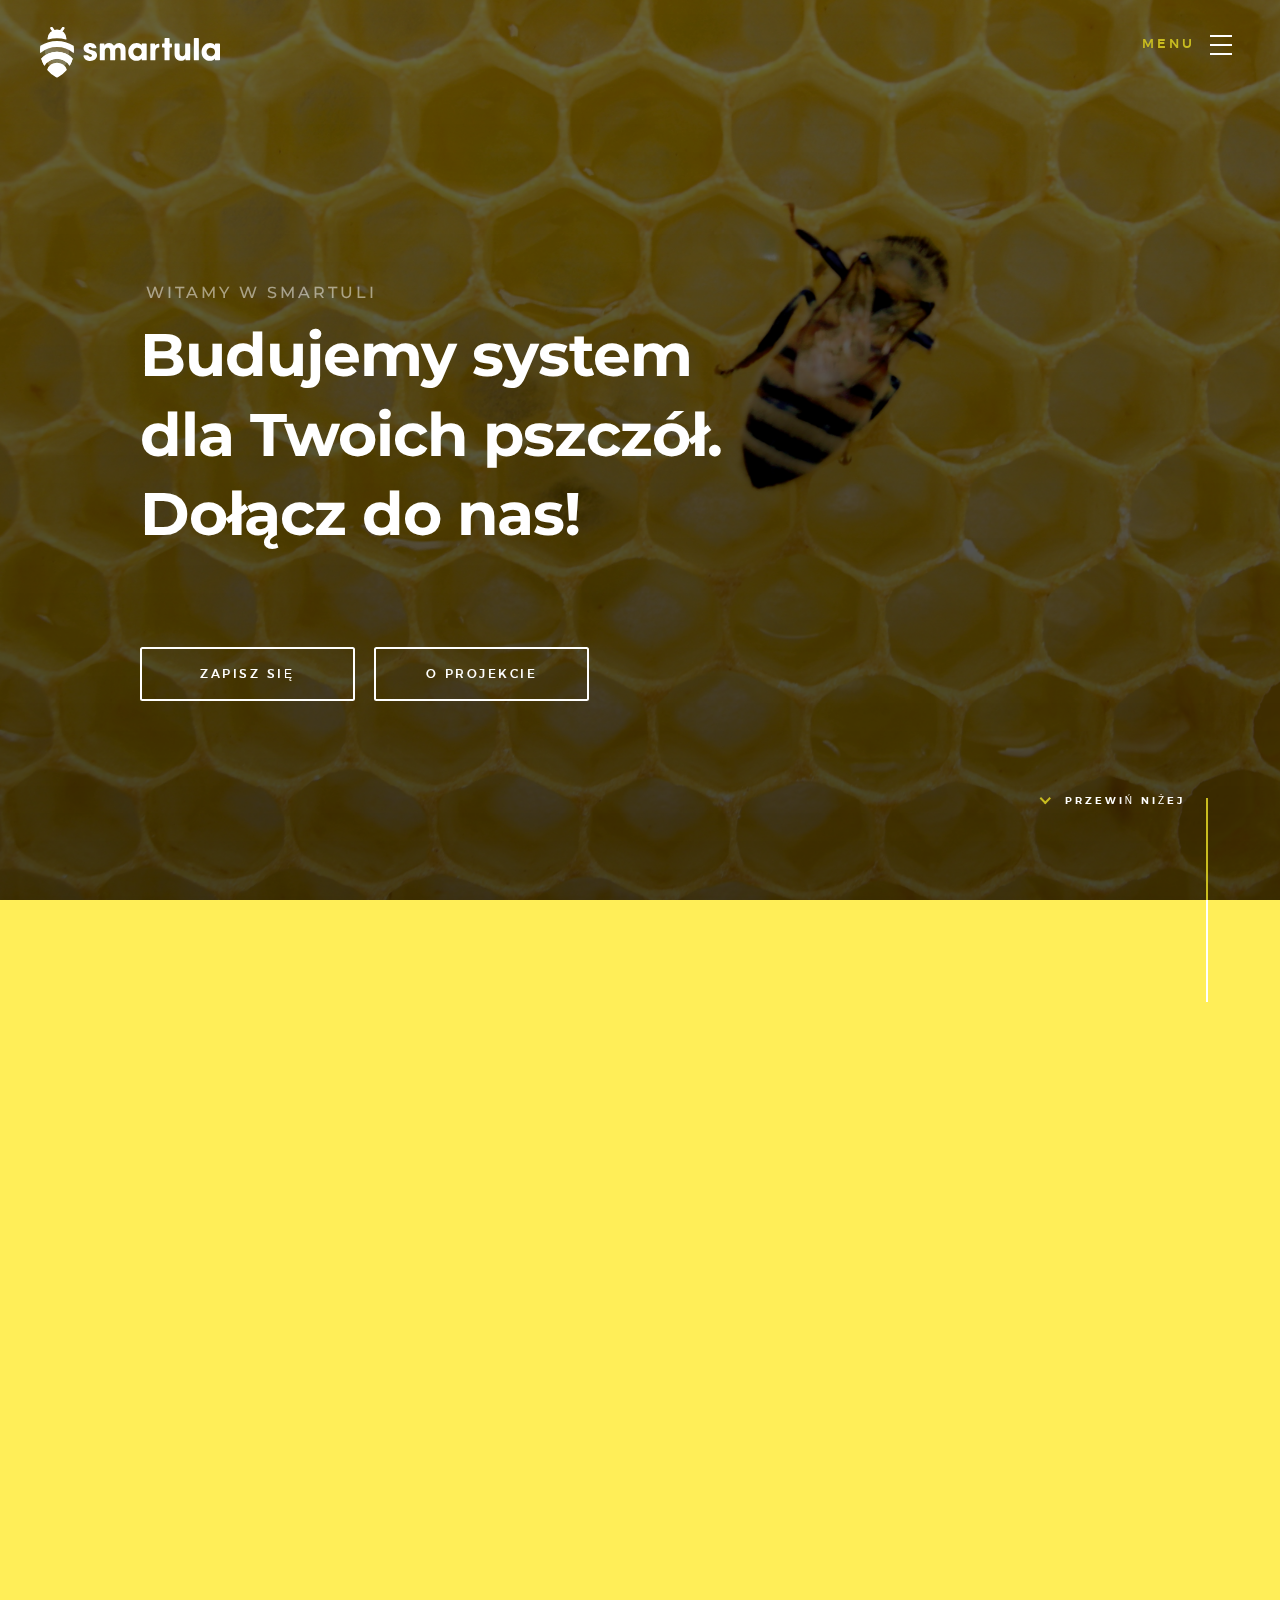
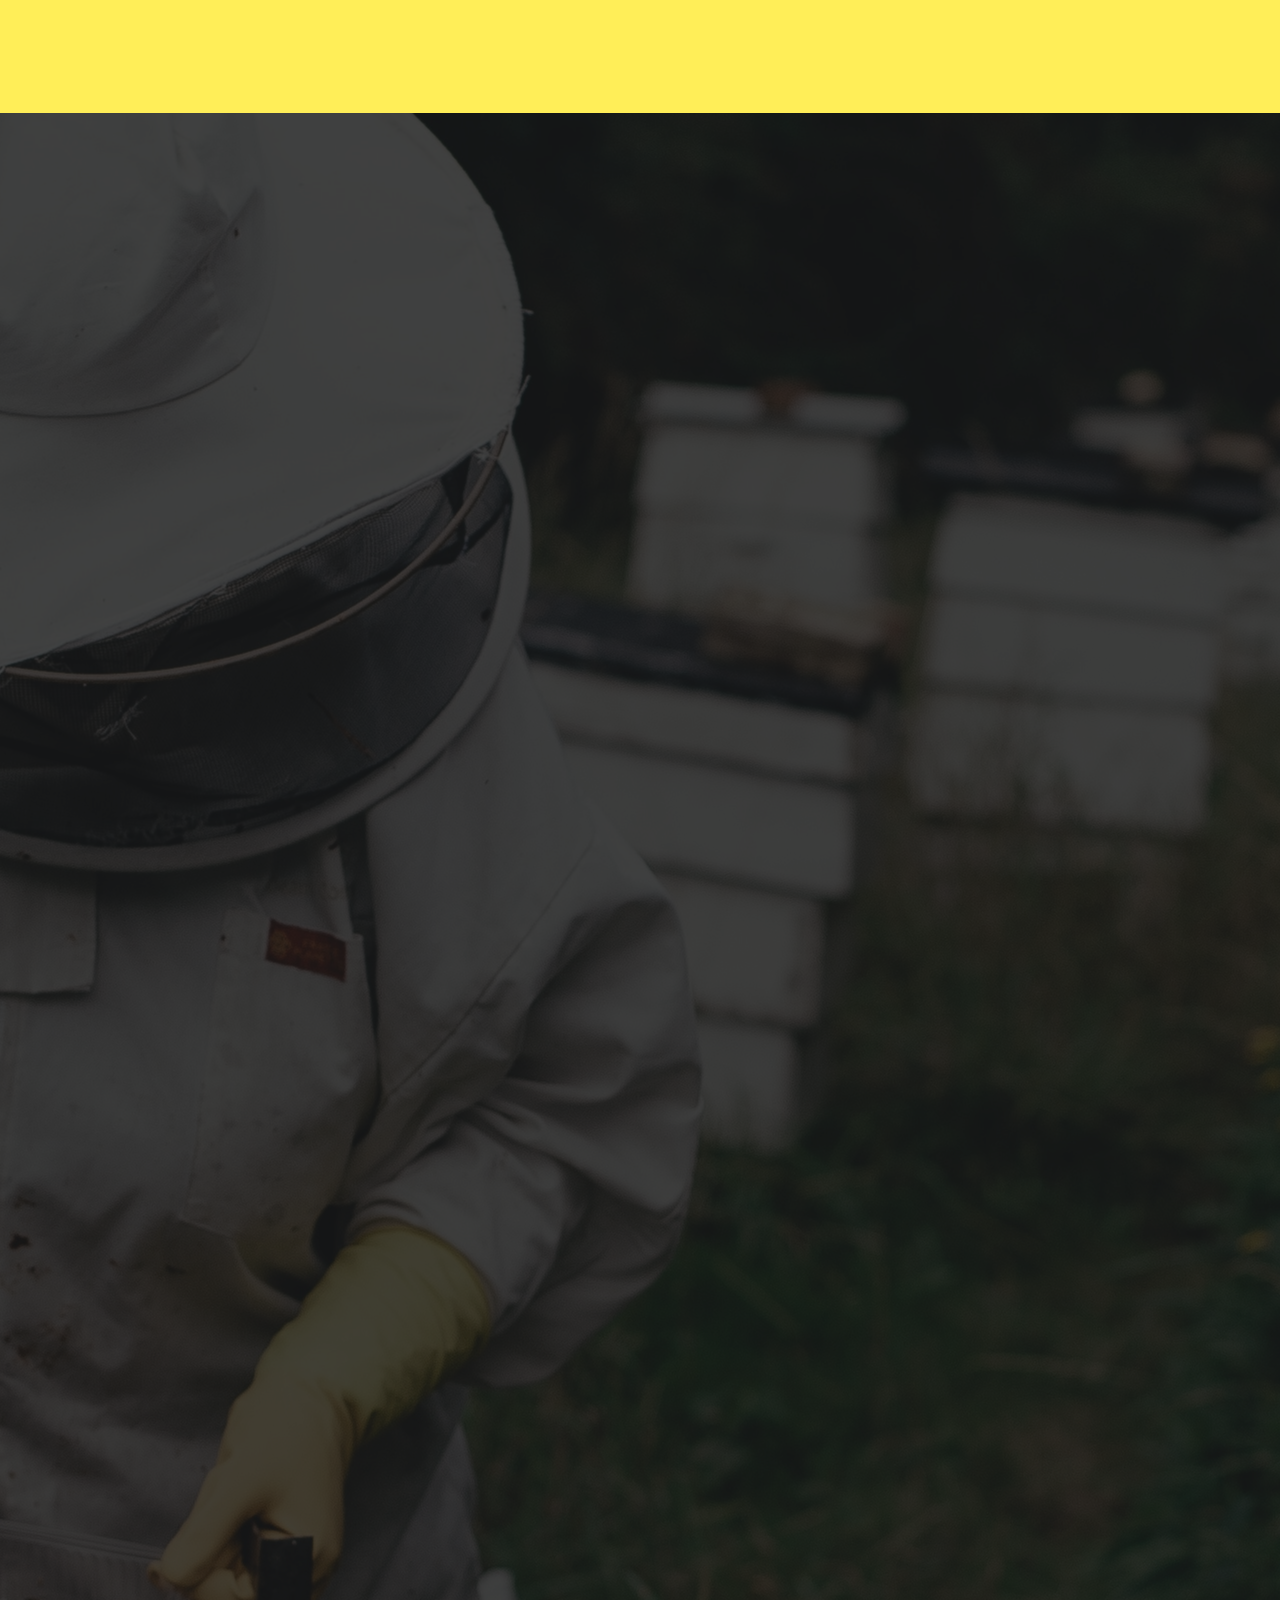
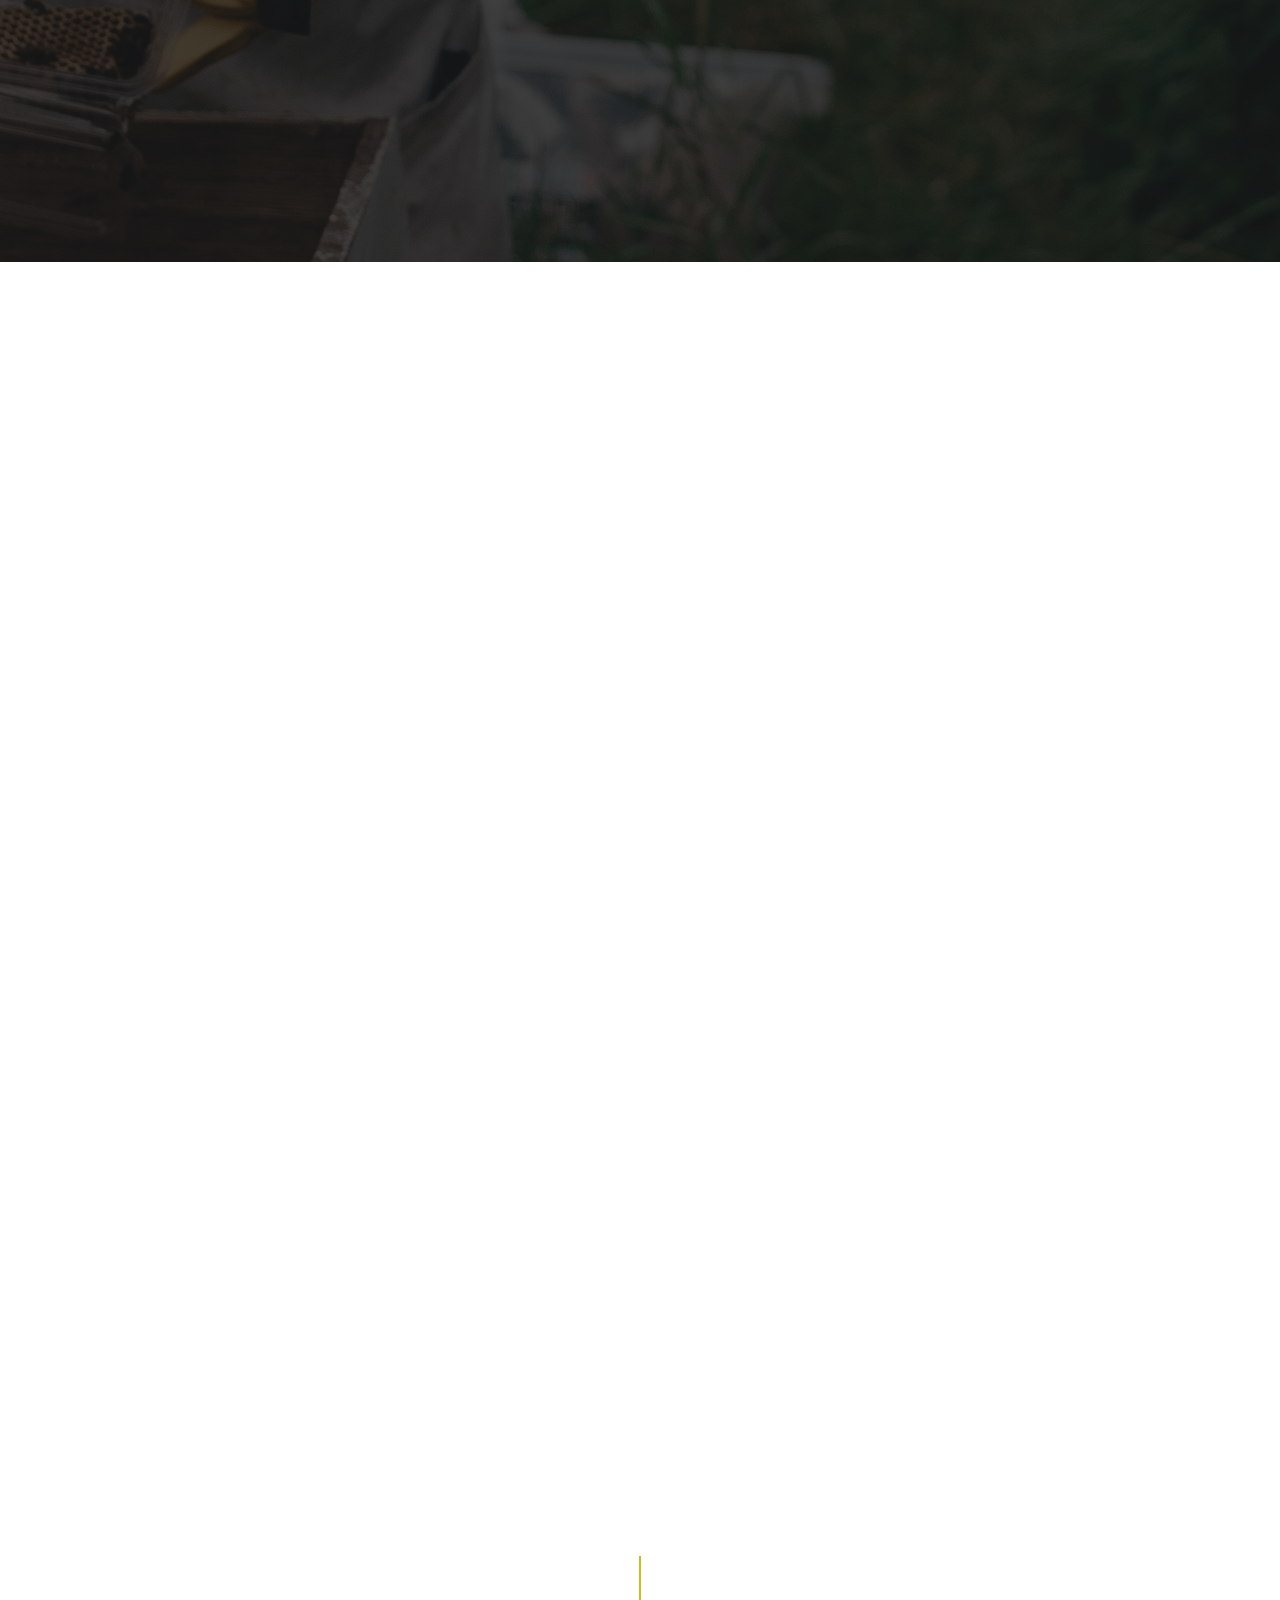
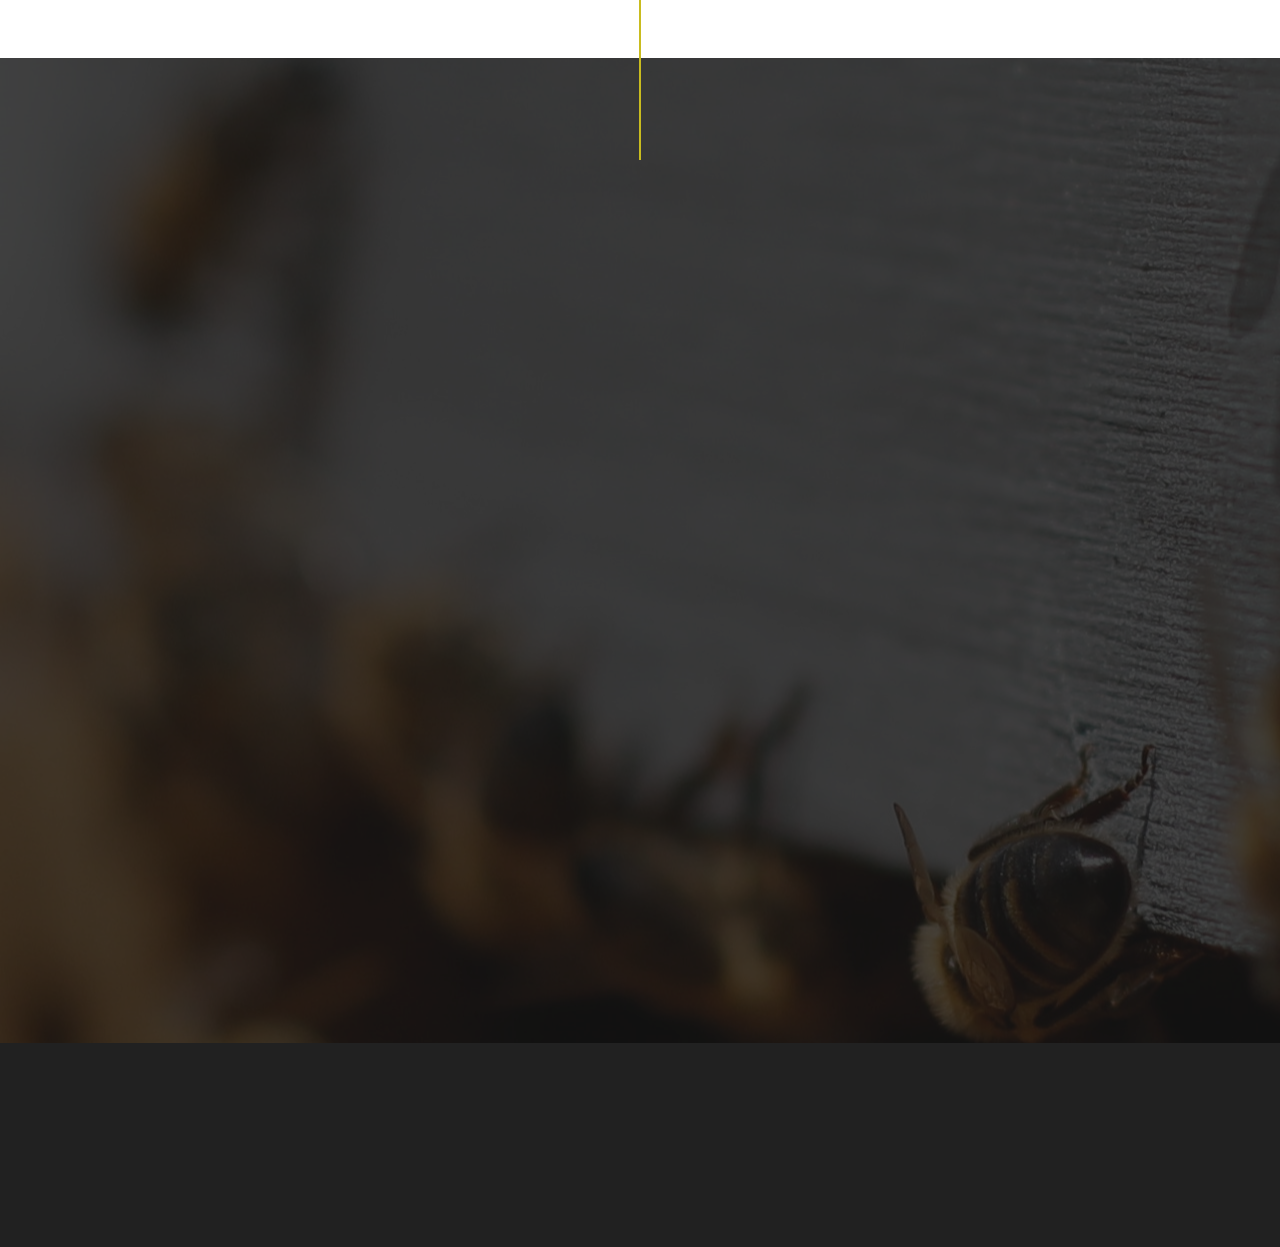
<file: index.html>
<!DOCTYPE html>
<!--[if lt IE 9 ]><html class="no-js oldie" lang="en"> <![endif]-->
<!--[if IE 9 ]><html class="no-js oldie ie9" lang="en"> <![endif]-->
<!--[if (gte IE 9)|!(IE)]><!-->
<html class="no-js" lang="en">
<!--<![endif]-->

<head>
    <link rel="stylesheet" href="https://stackpath.bootstrapcdn.com/bootstrap/4.3.1/css/bootstrap.min.css" integrity="sha384-ggOyR0iXCbMQv3Xipma34MD+dH/1fQ784/j6cY/iJTQUOhcWr7x9JvoRxT2MZw1T" crossorigin="anonymous">
    <link href="//fonts.googleapis.com/css?family=Anton|Montserrat:400,500,500i" rel="stylesheet" type="text/css">
    <link href="https://fonts.googleapis.com/icon?family=Material+Icons"
          rel="stylesheet">

    <!--- basic page needs
    ================================================== -->
    <meta charset="utf-8">
    <title>Smartula</title>
    <meta name="description" content="">
    <meta name="author" content="">

    <!-- mobile specific metas
    ================================================== -->
    <meta name="viewport" content="width=device-width, initial-scale=1">

    <!-- CSS
    ================================================== -->
    <link rel="stylesheet" href="css/base.css">
    <link rel="stylesheet" href="css/vendor.css">
    <link rel="stylesheet" href="css/main.css">

    <!-- script
    ================================================== -->
    <script src="js/modernizr.js"></script>
    <script src="js/pace.min.js"></script>

    <!-- favicons
    ================================================== -->
    <link rel="shortcut icon" href="favicon.ico" type="image/x-icon">
    <link rel="icon" href="favicon.ico" type="image/x-icon">

</head>

<body id="top">

    <!-- header
    ================================================== -->
    <header class="s-header">

        <div class="header-logo">
            <a class="site-logo" href="index.html">
                <img src="images/light-logo-smartula-tagline.svg" alt="Homepage">
            </a>
        </div>

        <nav class="header-nav">

            <a href="#0" class="header-nav__close" title="close"><span>Close</span></a>

            <div class="header-nav__content">
                <h3>Menu</h3>

                <ul class="header-nav__list">
                    <li><a class="smoothscroll"  href="#about" title="about">O projekcie</a></li>
                    <li><a class="smoothscroll"  href="#contact" title="contact">Kontakt</a></li>
                </ul>

            </div> <!-- end header-nav__content -->

        </nav>  <!-- end header-nav -->

        <a class="header-menu-toggle" href="#0">
            <span class="header-menu-text">Menu</span>
            <span class="header-menu-icon"></span>
        </a>

    </header> <!-- end s-header -->


    <!-- home
    ================================================== -->
    <section id="home" class="s-home target-section" data-parallax="scroll" data-image-src="images/hero-bg.jpg" data-natural-width=3000 data-natural-height=2000 data-position-y=center>

        <div class="overlay"></div>
        <div class="shadow-overlay"></div>

        <div class="home-content">

            <div class="row home-content__main">

                <h3>Witamy w Smartuli</h3>

                <h1>
                    Budujemy system <br>
                    dla Twoich pszczół. <br>
                    Dołącz do nas!
                </h1>

                <div class="home-content__buttons">
                    <a href="#contact" class="smoothscroll btn btn--stroke">
                        Zapisz się
                    </a>
                    <a href="#about" class="smoothscroll btn btn--stroke">
                        O projekcie
                    </a>
                </div>

            </div>

            <div class="home-content__scroll">
                <a href="#about" class="scroll-link smoothscroll">
                    <span>Przewiń niżej</span>
                </a>
            </div>

            <div class="home-content__line"></div>

        </div> <!-- end home-content -->


        <!--<ul class="home-social">
            <li>
                <a href="#0"><i class="fa fa-facebook" aria-hidden="true"></i><span>Facebook</span></a>
            </li>
            <li>
                <a href="#0"><i class="fa fa-instagram" aria-hidden="true"></i><span>Instagram</span></a>
            </li>
        </ul>
        <!-- end home-social -->

    </section> <!-- end s-home -->


    <!-- about
    ================================================== -->
    <section id='about' class="s-about">

        <div class="row section-header has-bottom-sep" data-aos="fade-up">
            <div class="col-full">
                <h3 class="subhead subhead--dark">Krótko</h3>
                <h1 class="display-1 display-1--light">O projekcie</h1>
            </div>
        </div> <!-- end section-header -->

        <div class="row about-desc" data-aos="fade-up">
            <div class="col-full">
                <p>
                    Naszym celem jest pomoc w opiece nad Waszymi pasiekami. Wiemy jak trudna i wymagająca jest praca pszczelarza. Ułatwiamy dostarczając niezbędne narzędzia do zarządzania ulem.
                    <br><br>
                    <span class="title">SMARTULA</span> to system monitorujący pracę pszczół. Dzięki niemu Ty, jako pszczelarz, jesteś w stanie zoptymalizować czas spędzony nad ulem, a tym samym zmniejszyć koszta. Dzięki analizie danych, które są zbierane, <span class="title">SMARTULA</span> informuje na bieżąco o aktualnych parametrach i zdarzeniach ale również potrafi przewidywać niektóre sytuacje.

                </p>
            </div>
        </div> <!-- end about-desc -->

        <div class="about__line"></div>

    </section> <!-- end s-about -->


    <section id='mockup' class="s-clients">

        <div class="overlay"></div>
        <div class="shadow-overlay"></div>

        <div class="row section-header" data-aos="fade-up">
            <div class="col-full">
                <h3 class="subhead">Interfejs</h3>
                <h1 class="display-2 display-2--light">Klient ma podgląd na każdy ul</h1>
            </div>
        </div> <!-- end section-header -->

        <div class="row clients-outer" data-aos="fade-up">
            <img src="images/mockup.jpg" alt="">
        </div>

    </section>

    <!-- services
    ================================================== -->
    <section id='services' class="s-services">

        <div class="row section-header has-bottom-sep" data-aos="fade-up">
            <div class="col-full">
                <h3 class="subhead">Jak możemy pomóc</h3>
                <h1 class="display-2">Mamy kilka narzędzi, które ułatwią i usprawnią Twój biznes</h1>
            </div>
        </div> <!-- end section-header -->

        <div class="row services-list block-1-2 block-tab-full">

            <div class="col-block service-item" data-aos="fade-up">
                <div class="service-icon">
                    <i class="material-icons">
                        picture_in_picture
                    </i>
                </div>
                <div class="service-text">
                    <h3 class="h2">Monitoring</h3>
                    <p>Częste otwieranie i doglądanie stanu ula nie jest przyjazne dla pszczół.
                        <span class="title">SMARTULA</span> ma za zadanie zredukować częstotliwość otwierania ula do minimum.
                        Wszelkie informacje będą dostępne na wyciągnięcie ręki po wejściu na stronę konkretnego ula.
                    </p>
                </div>
            </div>

            <div class="col-block service-item" data-aos="fade-up">
                <div class="service-icon">
                    <i class="material-icons">
                        settings_input_component
                    </i>
                </div>
                <div class="service-text">
                    <h3 class="h2">Smart</h3>
                    <p><span class="title">SMARTULA</span> sprawia, że Twój ul wejdzie w XXI wiek.
                        Analiza wielu parametrów przez algorytmy smartuli dadzą Ci dodatkowe korzyści.
                        To między innymi detekcja: wyrojenia się pszczół, braku matki, zbyt wczesnego
                        wybudzenia się z letargu zimowego, niedogrzania  czy też objaw choroby.
                    </p>
                </div>
            </div>

            <div class="col-block service-item" data-aos="fade-up">
                <div class="service-icon">
                    <i class="material-icons">
                        security
                    </i>
                </div>
                <div class="service-text">
                    <h3 class="h2">Bezpieczeństwo</h3>
                    <p><span class="title">SMARTULA</span> zabezpiecza i informuje Cię o dostępie niepowołanych osób do Twojego ula.
                        Dodatkowo może również Cię ostrzec o szkodnikach.
                    </p>
                </div>
            </div>

            <div class="col-block service-item" data-aos="fade-up">
                <div class="service-icon">
                    <i class="material-icons">
                        update
                    </i>
                </div>
                <div class="service-text">
                    <h3 class="h2">Predykcja</h3>
                    <p><span class="title">SMARTULA</span> jest w stanie patrzeć w przyszłość.
                        Opracowane algorytmy potrafią między innymi przewidzieć nadchodzące rójki.
                    </p>
                </div>
            </div>

            <div class="col-block service-item" data-aos="fade-up">
                <div class="service-icon">
                    <i class="material-icons">
                        settings_input_antenna
                    </i>
                </div>
                <div class="service-text">
                    <h3 class="h2">Bezprzewodowość</h3>
                    <p><span class="title">SMARTULA</span> jest w pełni bezprzewodowa. Do działania jest potrzebny jedynie zasięg 	GSM.
                        Bateria, która zasila urządzenia jest gotowa na pracę przez kilka miesięcy.
                    </p>
                </div>
            </div>

            <div class="col-block service-item" data-aos="fade-up">
                <div class="service-icon"><i class="material-icons">
                    notification_important
                </i></div>
                <div class="service-text">
                    <h3 class="h2">Alerty</h3>
                    <p>Szybkie informowanie o niebezpieczeństwach czasami może uratować Twój rój.
                        <span class="title">SMARTULA</span> powiadomi Cię na różne sposoby o przekroczeniu progowych wartości (np. wagi),
                        otworzeniu ula lub ucieczce matki natychmiast po zdarzeniu.
                    </p>
                </div>
            </div>

        </div> <!-- end services-list -->

    </section> <!-- end s-services -->

    <!-- contact
    ================================================== -->
    <section id="contact" class="s-contact">

        <div class="overlay"></div>
        <div class="contact__line"></div>

        <div class="row section-header" data-aos="fade-up">
            <div class="col-full">
                <h3 class="subhead">Kontakt</h3>
                <h1 class="display-2 display-2--light">Porozmawiaj z nami. Odpowiemy na każde pytanie.</h1>
            </div>
        </div>

        <div class="modal fade" id="newsletterModal" tabindex="-1" role="dialog" aria-labelledby="exampleModalCenterTitle" aria-hidden="true">
            <div class="modal-dialog modal-dialog-centered" role="document">
                <div class="modal-content modal-content-custom">
                    <div class="modal-header-custom modal-header">
                        <button type="button" class="close close-custom" data-dismiss="modal" aria-label="Close">
                            <span aria-hidden="true">&times</span>
                        </button>
                    </div>
                    <div class="modal-body modal-body-custom">
                        <h5>Dziękujemy. Skontaktujemy się z Tobą!</h5>
                    </div>
                </div>
            </div>
        </div>

        <div class="row contact-content" data-aos="fade-up">

            <div class="contact-primary">

                <h3 class="h6">Newsletter!</h3>

                <div class="footer-subscribe">

                    <p>Chcesz być z nami na bieżąco? Zapisz się na newsletter. Zapisując się na newsletter wyrażasz zgodę na przetwarzanie Twojego adresu email w celu realizacji newslettera.
                    Jednocześnie wiesz, że w każdej chwili możesz tę zgodę wycofać.</p>

                    <div class="subscribe-form">

                        <script type="text/javascript">var submitted=false;</script>
                        <script type="text/javascript">
                            function openModal() {
                                $("#newsletterModal").modal()
                            }
                            function resetForm() {
                                $("#mc-form").trigger('reset');
                            }
                        </script>
                                <iframe
                            } name="hidden_iframe" id="hidden_iframe" style="display:none;"
                                onload="if(submitted) {
                                    resetForm();
                                    window.location.href = '#top';
                                    openModal();}"></iframe>

                        <form id="mc-form" class="group" novalidate="true"
                              action="https://docs.google.com/forms/d/e/1FAIpQLSfkZ5yA2GEjrkFz-6BPFoU8L3cdRFedDNBxRIzHppGCVQxtOg/formResponse"
                              method="post"
                              target="hidden_iframe" onsubmit="submitted=true;"
                        >
                            <input type="email" value="" name="entry.286561786" class="email" id="mc-email" placeholder="Adres email" required="">
                            <input type="submit" id="subscribe" name="subscribe" value="Zapisz" disabled="disabled">

                            <label>
                                <input type="checkbox" id="submitCheckbox"  class="checkbox" name="checkbox" value="checkbox" onchange="document.getElementById('subscribe').disabled = !this.checked;" />
                                Oświadczam, że zapoznałem/zapoznałam się z <a href="privacy-policy.html">polityką prywatności</a>.
                            </label>
                            <label for="mc-email" class="subscribe-message"></label>
                        </form>
                    </div>

                </div>

                <!-- contact-warning -->
                <div class="message-warning">
                    Coś poszło nie tak. Spróbuj jeszcze raz.
                </div>

                <!-- contact-success -->
                <div class="message-success">
                    Twoje zgłoszenie zostało wysłane, do usłyszenia!<br>
                </div>

            </div> <!-- end contact-primary -->

            <div class="contact-secondary">
                <div class="contact-info">

                    <h3 class="h6 hide-on-fullwidth">Kontakt</h3>

                    <div class="cinfo">
                        <h5>Napisz bezpośrednio</h5>
                        <p>
                            tymoteusz.cejrowski@smartula.eu<br>
                        </p>
                    </div>

                    <div class="cinfo">
                        <h5>Lub po prostu zadzwoń</h5>
                        <p>
                            (+48) 797-527-321
                        </p>
                    </div>

                    <ul class="contact-social">
                        <li>
                            <a href="#"><i class="fa fa-facebook" aria-hidden="true"></i></a>
                        </li>
                    </ul> <!-- end contact-social -->

                </div> <!-- end contact-info -->
            </div> <!-- end contact-secondary -->

        </div> <!-- end contact-content -->

    </section> <!-- end s-contact -->


    <!-- footer
    ================================================== -->
    <footer>

        <div class="row footer-bottom">
                <div class="go-top">
                    <a class="smoothscroll" title="Back to Top" href="#top"><i class="icon-arrow-up" aria-hidden="true"></i></a>
                </div>
            </div>

        </div> <!-- end footer-bottom -->

    </footer> <!-- end footer -->


    <!-- photoswipe background
    ================================================== -->
    <div aria-hidden="true" class="pswp" role="dialog" tabindex="-1">

        <div class="pswp__bg"></div>
        <div class="pswp__scroll-wrap">

            <div class="pswp__container">
                <div class="pswp__item"></div>
                <div class="pswp__item"></div>
                <div class="pswp__item"></div>
            </div>

            <div class="pswp__ui pswp__ui--hidden">
                <div class="pswp__top-bar">
                    <div class="pswp__counter"></div><button class="pswp__button pswp__button--close" title="Close (Esc)"></button> <button class="pswp__button pswp__button--share" title=
                    "Share"></button> <button class="pswp__button pswp__button--fs" title="Toggle fullscreen"></button> <button class="pswp__button pswp__button--zoom" title=
                    "Zoom in/out"></button>
                    <div class="pswp__preloader">
                        <div class="pswp__preloader__icn">
                            <div class="pswp__preloader__cut">
                                <div class="pswp__preloader__donut"></div>
                            </div>
                        </div>
                    </div>
                </div>
                <div class="pswp__share-modal pswp__share-modal--hidden pswp__single-tap">
                    <div class="pswp__share-tooltip"></div>
                </div><button class="pswp__button pswp__button--arrow--left" title="Previous (arrow left)"></button> <button class="pswp__button pswp__button--arrow--right" title=
                "Next (arrow right)"></button>
                <div class="pswp__caption">
                    <div class="pswp__caption__center"></div>
                </div>
            </div>

        </div>

    </div> <!-- end photoSwipe background -->


    <!-- preloader
    ================================================== -->
    <!--<div id="preloader">
        <div id="loader">
            <div class="line-scale-pulse-out">
                <div></div>
                <div></div>
                <div></div>
                <div></div>
                <div></div>
            </div>
        </div>
    </div>-->


    <!-- Java Script
    ================================================== -->
    <script src="js/jquery-3.2.1.min.js"></script>
    <script src="js/plugins.js"></script>
    <script src="js/main.js"></script>
    <script src="https://stackpath.bootstrapcdn.com/bootstrap/4.3.1/js/bootstrap.min.js" integrity="sha384-JjSmVgyd0p3pXB1rRibZUAYoIIy6OrQ6VrjIEaFf/nJGzIxFDsf4x0xIM+B07jRM" crossorigin="anonymous"></script>

</body>

</html>
</file>
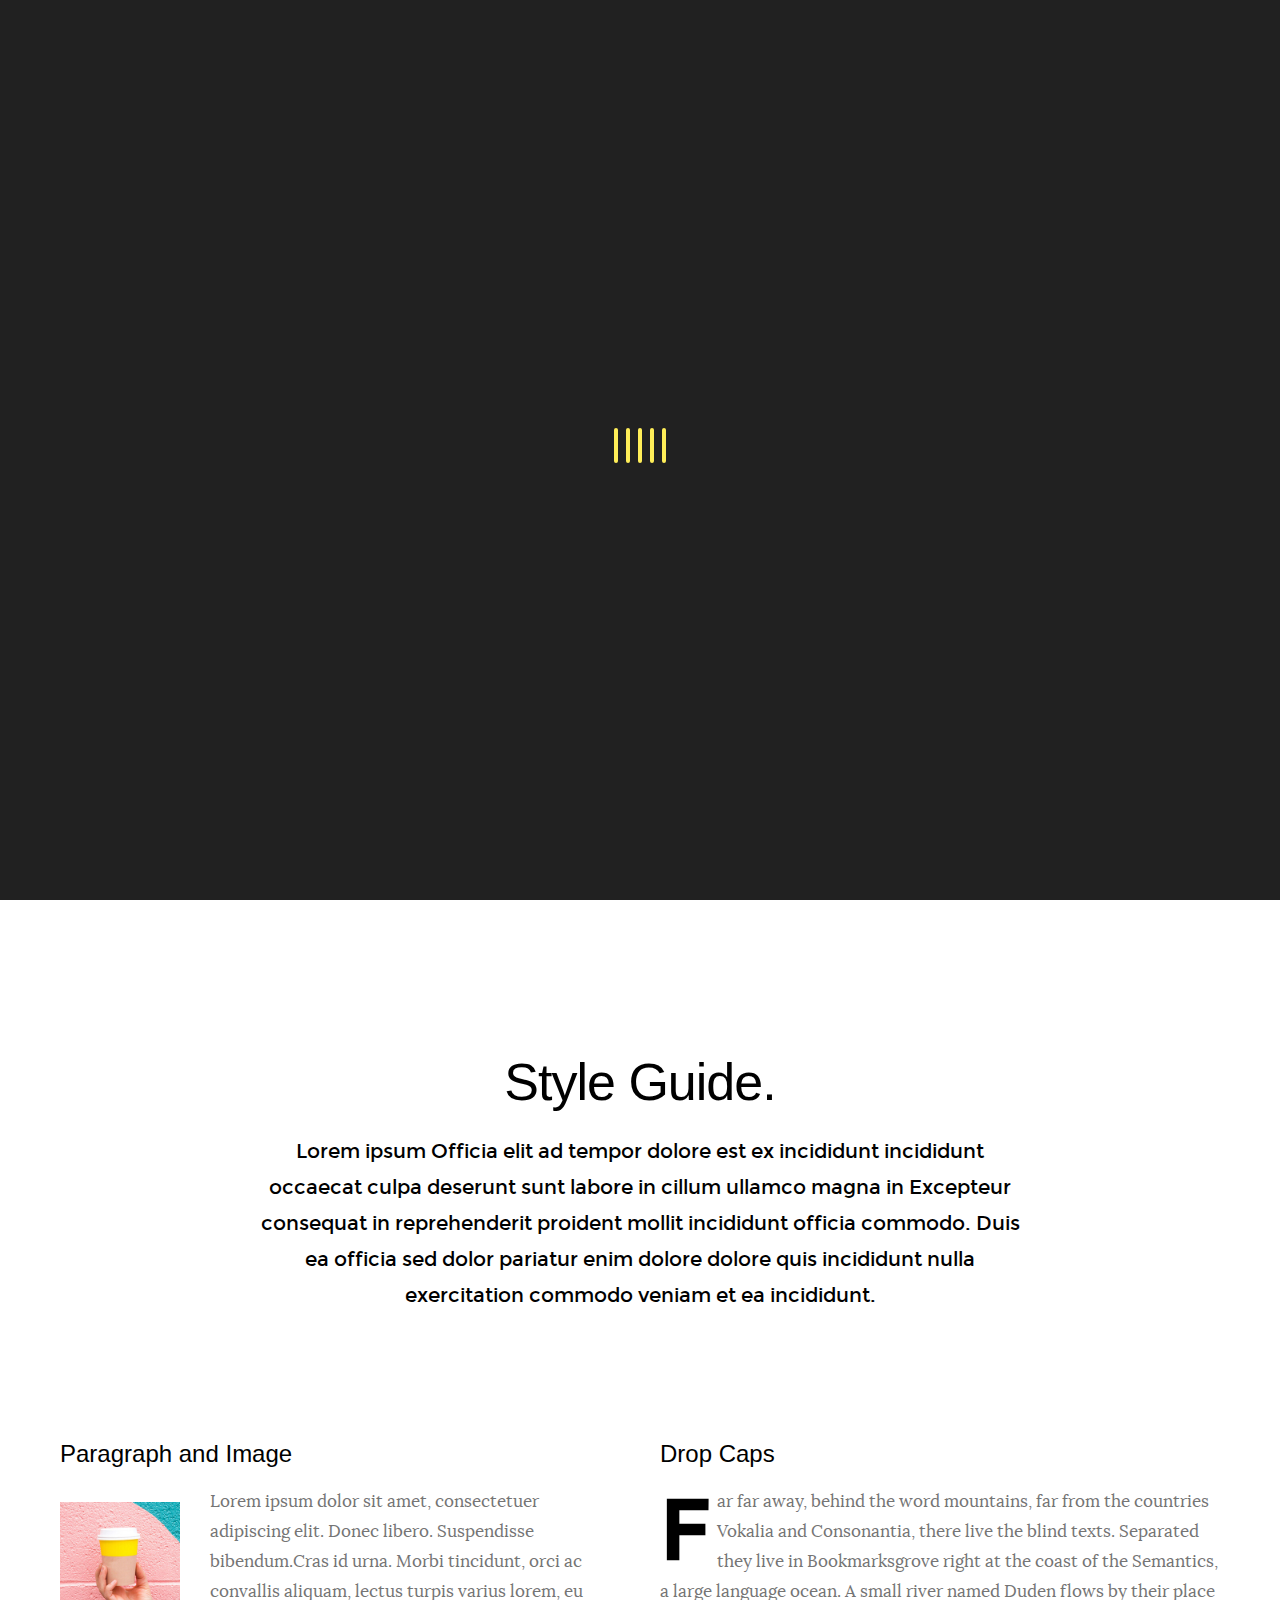
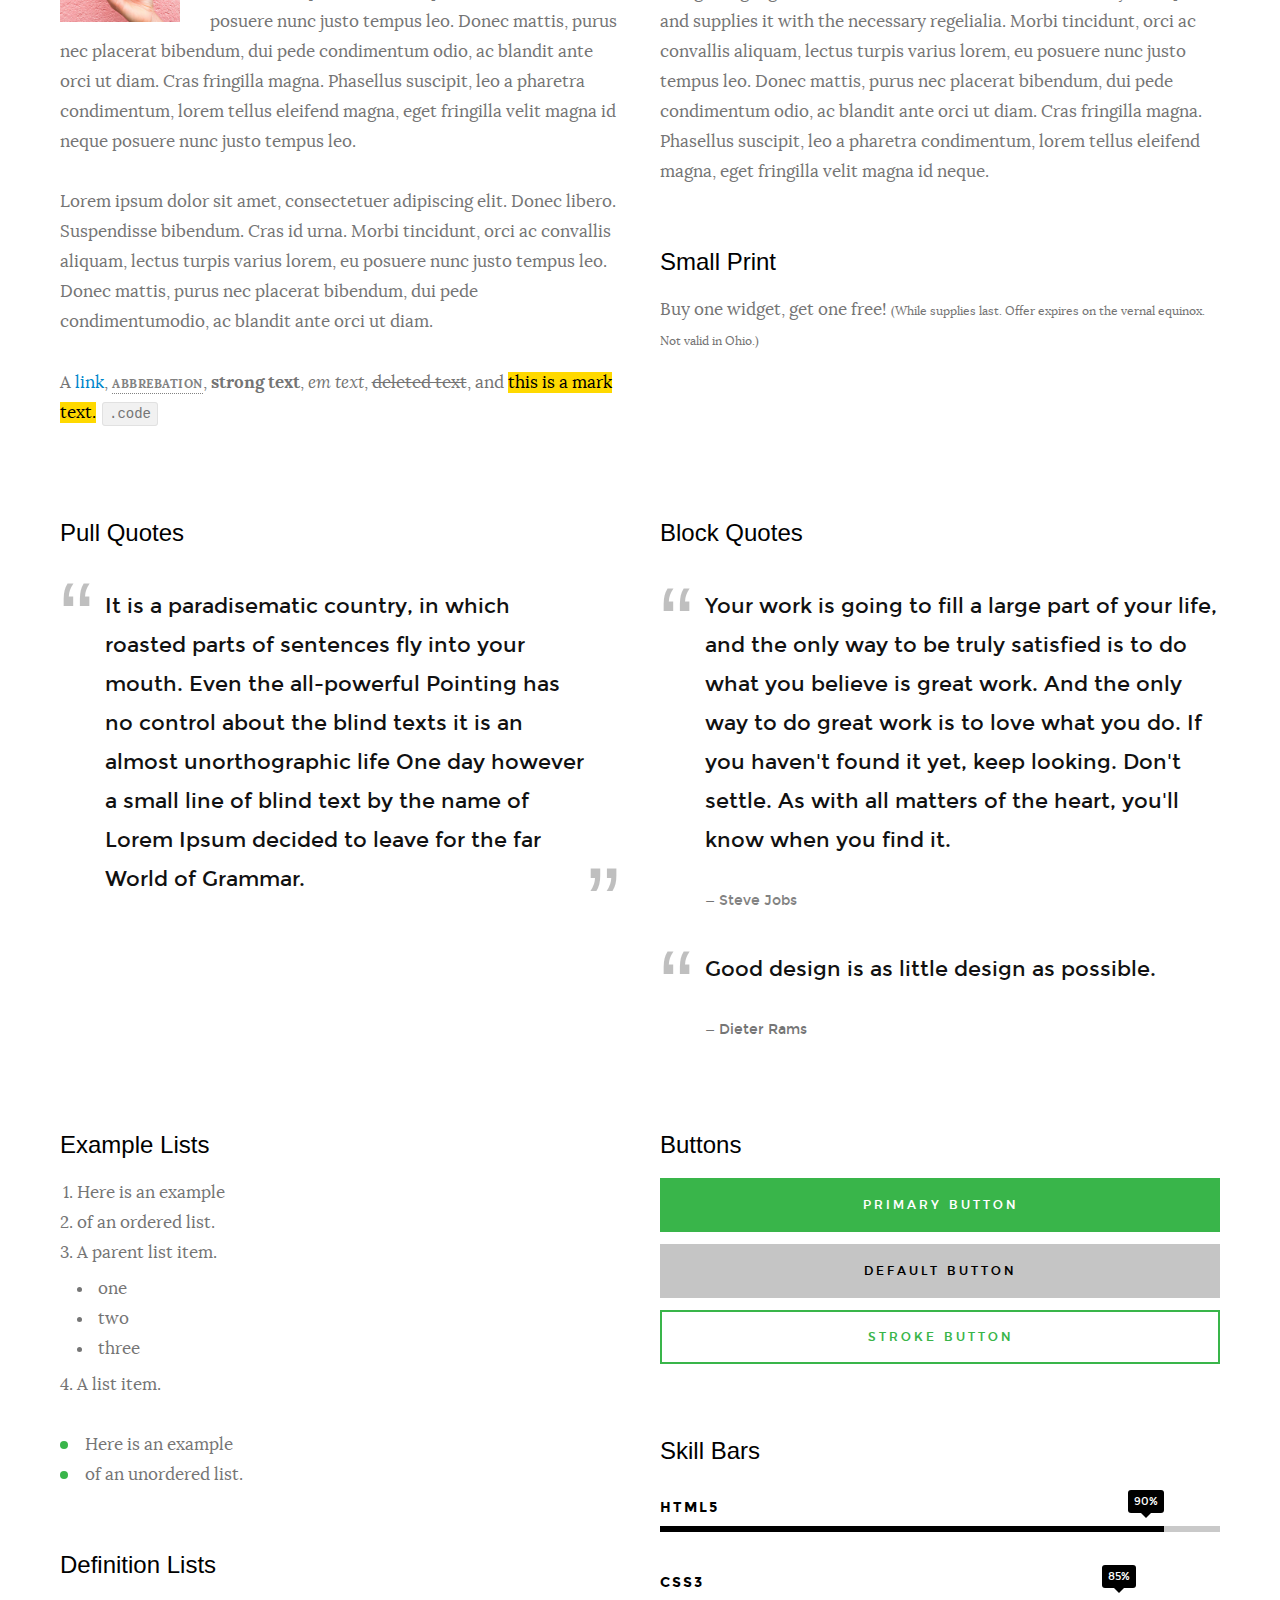
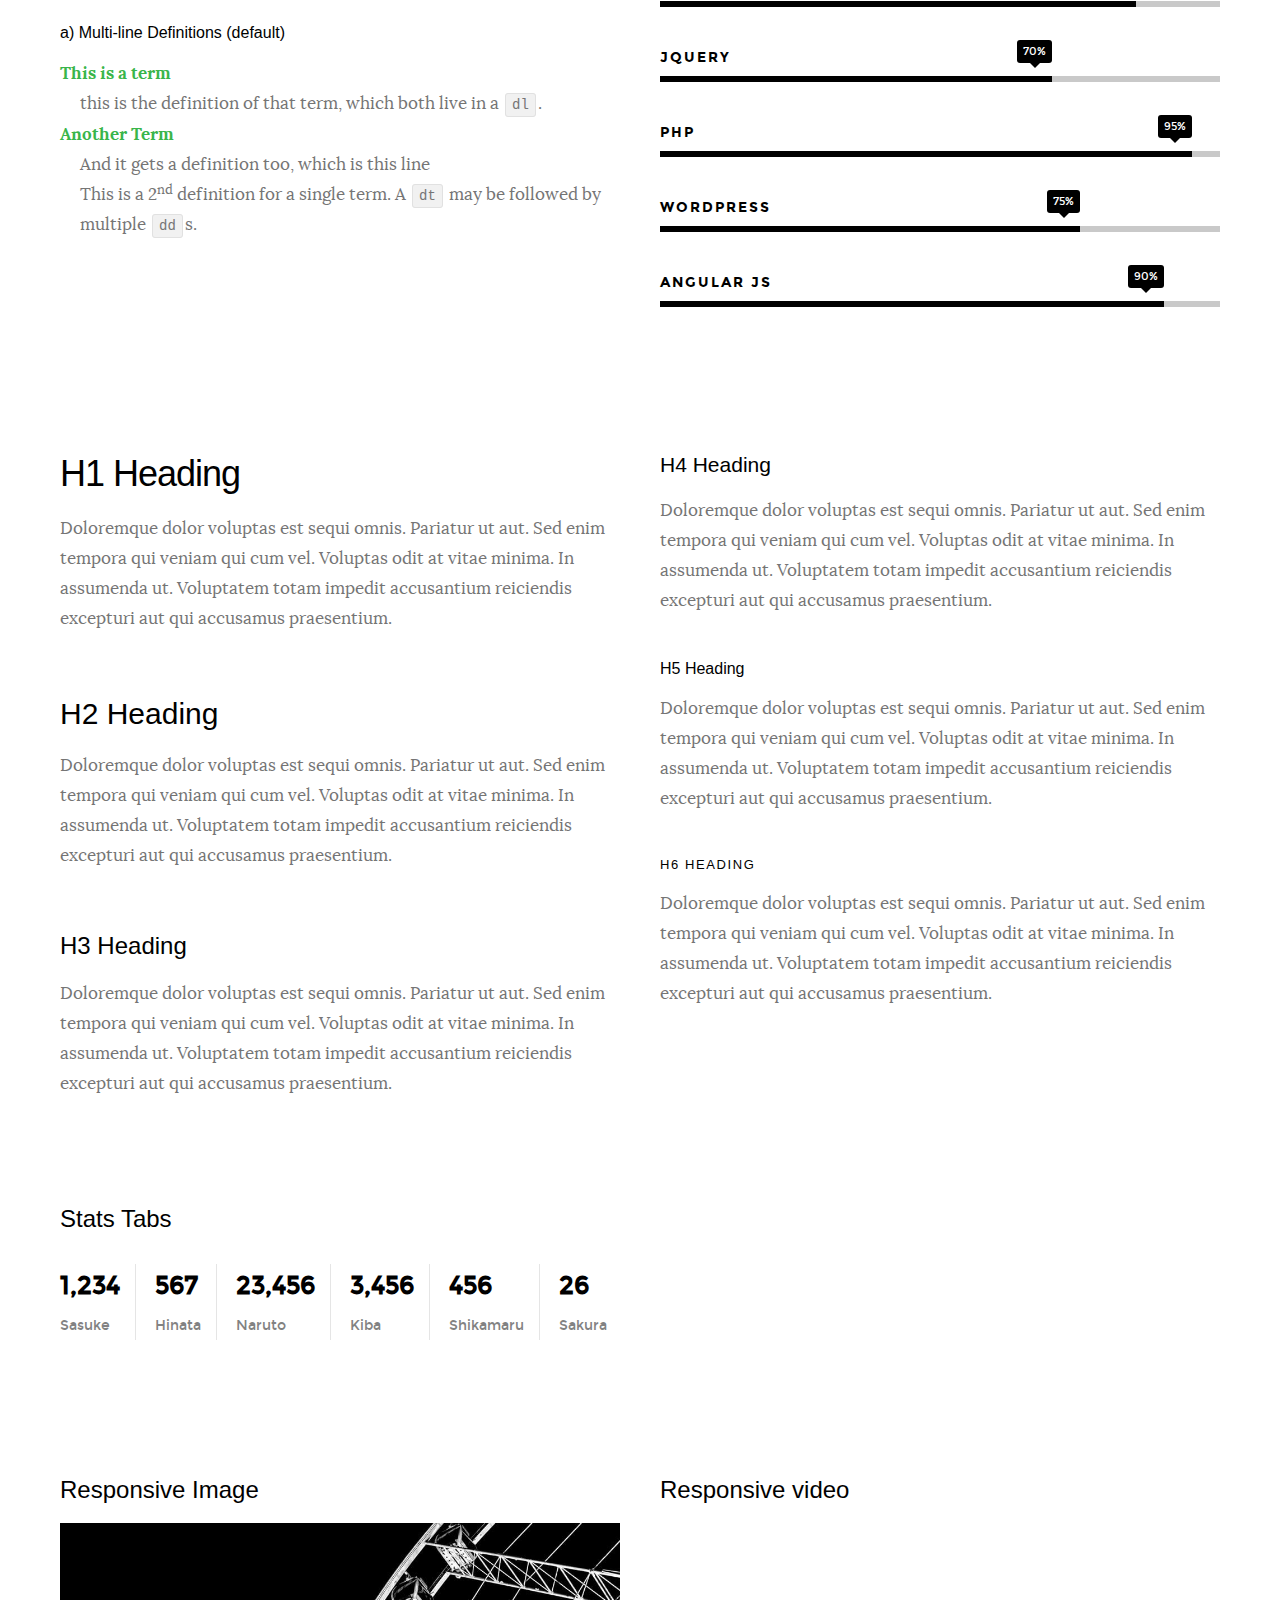
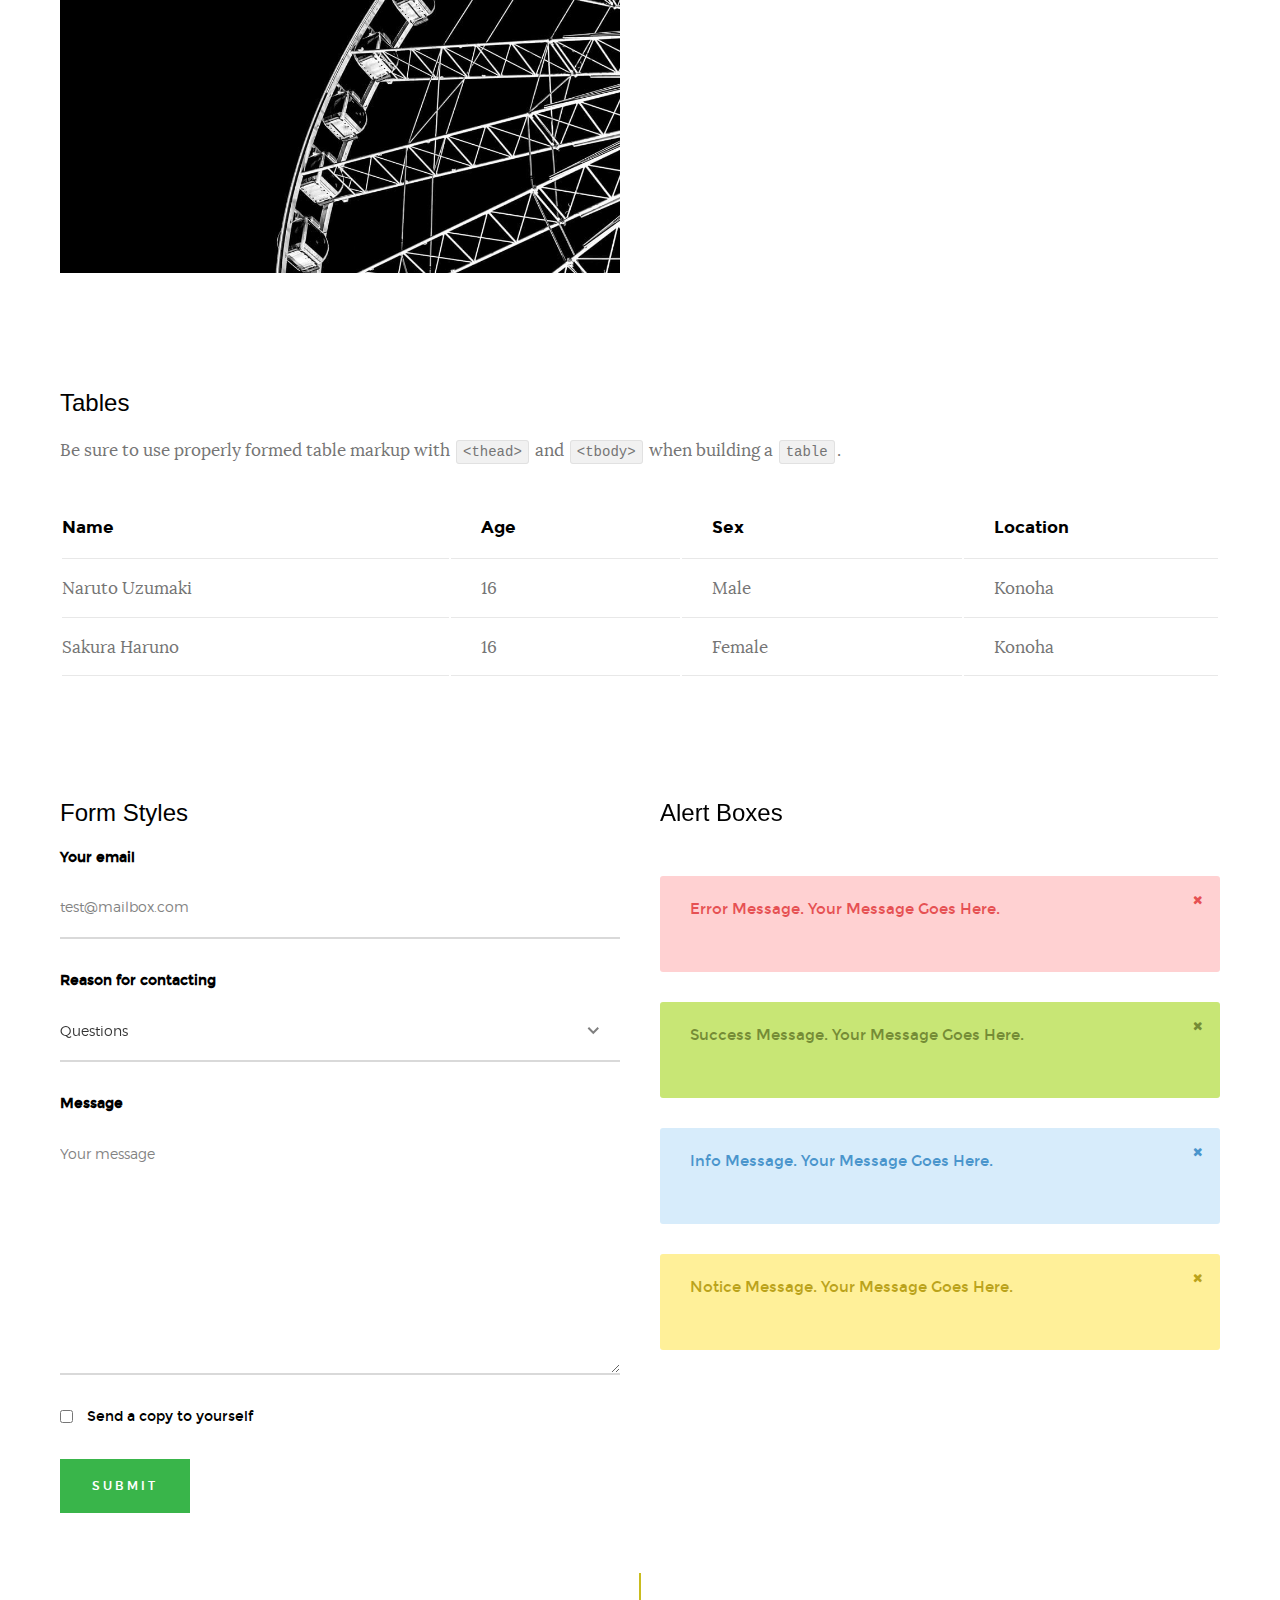
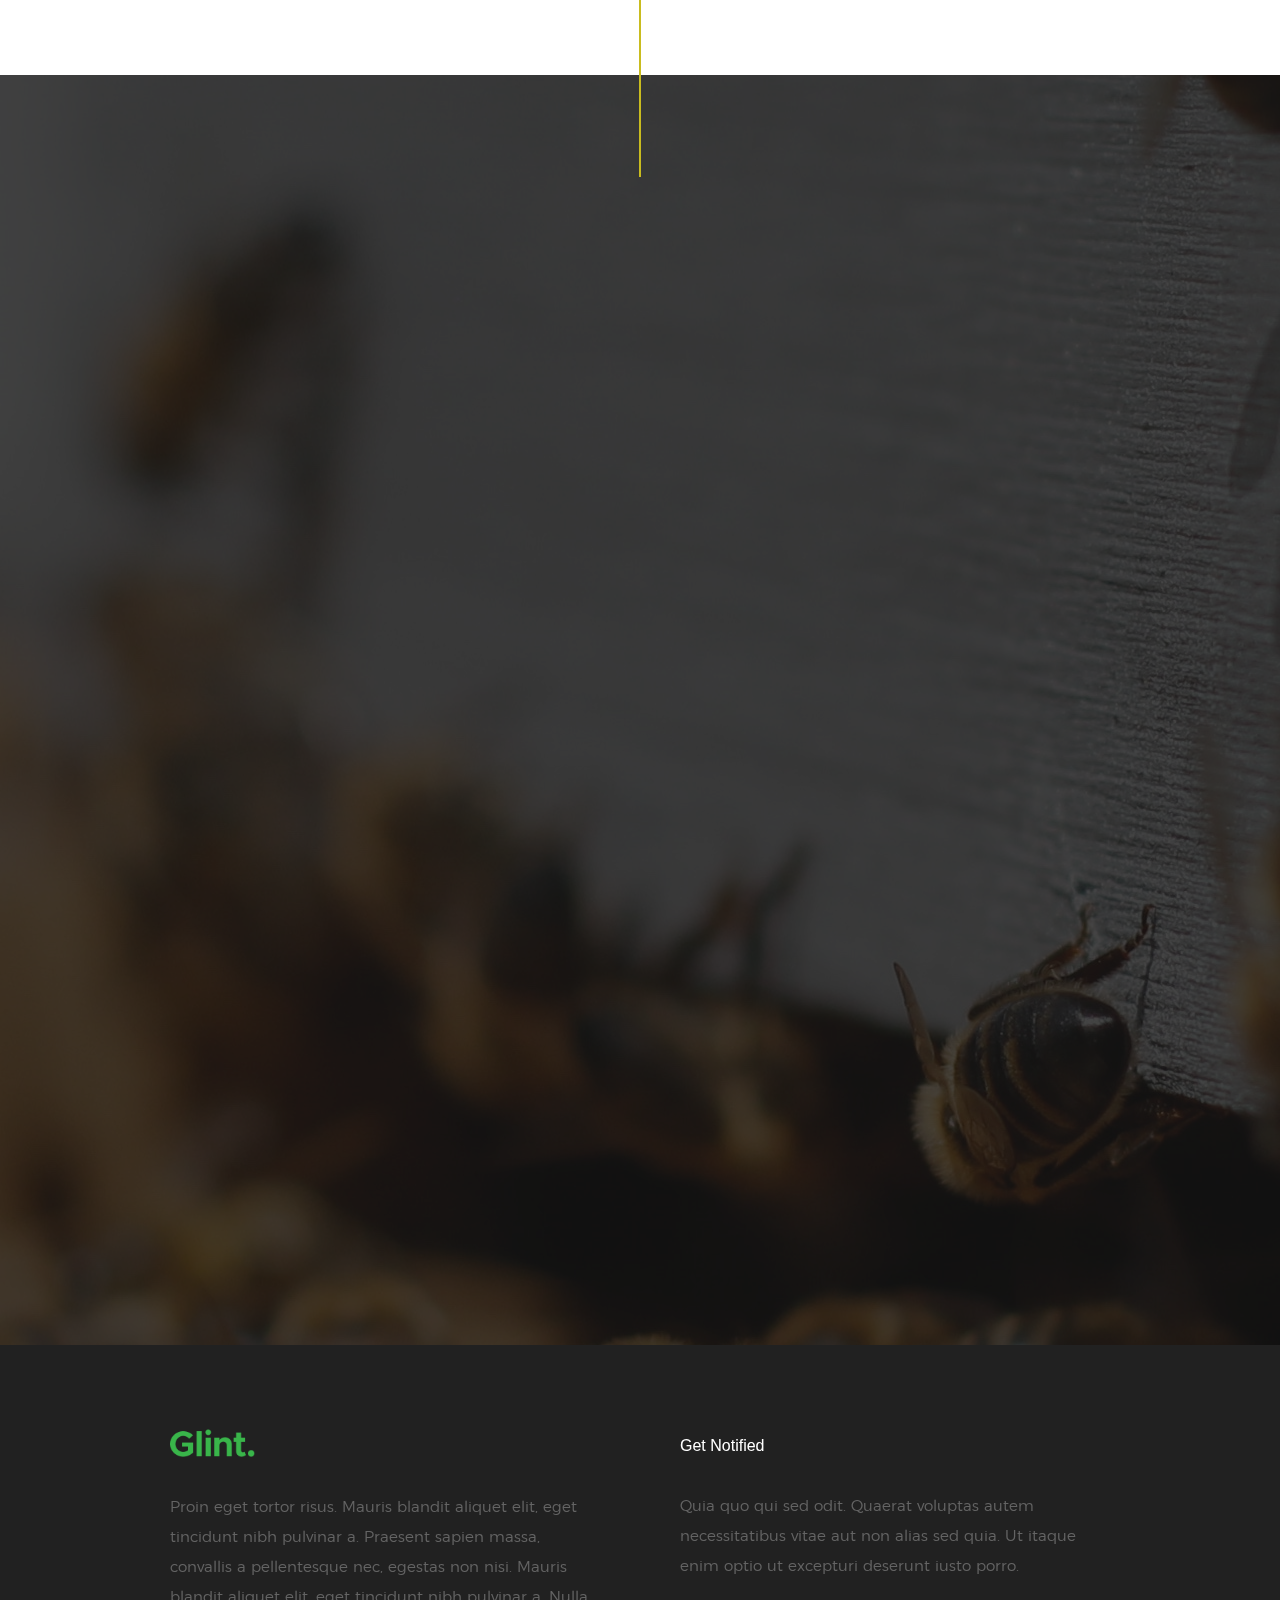
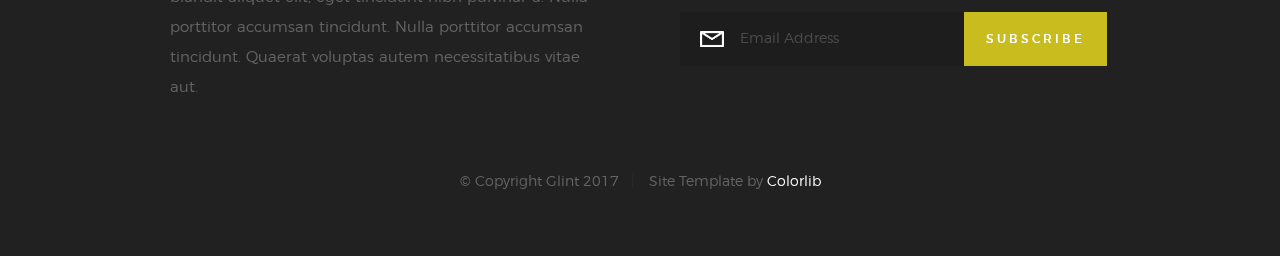
<file: styles.html>
<!DOCTYPE html>
<!--[if lt IE 9 ]><html class="no-js oldie" lang="en"> <![endif]-->
<!--[if IE 9 ]><html class="no-js oldie ie9" lang="en"> <![endif]-->
<!--[if (gte IE 9)|!(IE)]><!-->
<html class="no-js" lang="en">
<!--<![endif]-->

<head>

    <!--- basic page needs
    ================================================== -->
    <meta charset="utf-8">
    <title>Glint - Style Guide</title>
    <meta name="description" content="">
    <meta name="author" content="">

    <!-- mobile specific metas
    ================================================== -->
    <meta name="viewport" content="width=device-width, initial-scale=1">

    <!-- CSS
    ================================================== -->
    <link rel="stylesheet" href="css/base.css">
    <link rel="stylesheet" href="css/vendor.css">
    <link rel="stylesheet" href="css/main.css">

    <style type="text/css" media="screen">
        .s-styles { 
            background: white;
            padding-top: 15rem;
            padding-bottom: 12rem;
        }
     </style> 

    <!-- script
    ================================================== -->
    <script src="js/modernizr.js"></script>
    <script src="js/pace.min.js"></script>

    <!-- favicons
    ================================================== -->
    <link rel="shortcut icon" href="favicon.ico" type="image/x-icon">
    <link rel="icon" href="favicon.ico" type="image/x-icon">

</head>

<body id="top">

    <!-- header
    ================================================== -->
    <header class="s-header">

        <div class="header-logo">
            <a class="site-logo" href="index.html">
                <img src="images/logo.png" alt="Homepage">
            </a>
        </div>

        <nav class="header-nav">

            <a href="#0" class="header-nav__close" title="close"><span>Close</span></a>

            <div class="header-nav__content">
                <h3>Navigation</h3>
                
                <ul class="header-nav__list">
                    <li class="current"><a class="smoothscroll"  href="index.html" title="home">Home</a></li>
                    <li><a href="index.html#about" title="about">About</a></li>
                    <li><a href="index.html#services" title="services">Services</a></li>
                    <li><a href="index.html#works" title="works">Works</a></li>
                    <li><a href="index.html#clients" title="clients">Clients</a></li>
                    <li><a href="#contact" title="contact">Contact</a></li>
                </ul>
    
                <p>Perspiciatis hic praesentium nesciunt. Et neque a dolorum <a href='#0'>voluptatem</a> porro iusto sequi veritatis libero enim. Iusto id suscipit veritatis neque reprehenderit.</p>
    
                <ul class="header-nav__social">
                    <li>
                        <a href="#0"><i class="fa fa-facebook"></i></a>
                    </li>
                    <li>
                        <a href="#0"><i class="fa fa-twitter"></i></a>
                    </li>
                    <li>
                        <a href="#0"><i class="fa fa-instagram"></i></a>
                    </li>
                    <li>
                        <a href="#0"><i class="fa fa-behance"></i></a>
                    </li>
                    <li>
                        <a href="#0"><i class="fa fa-dribbble"></i></a>
                    </li>
                </ul>

            </div> <!-- end header-nav__content -->

        </nav>  <!-- end header-nav -->

        <a class="header-menu-toggle" href="#0">
            <span class="header-menu-text">Menu</span>
            <span class="header-menu-icon"></span>
        </a>

    </header> <!-- end s-header -->


    <!-- home
    ================================================== -->
    <section id="home" class="s-home target-section" data-parallax="scroll" data-image-src="images/hero-bg.jpg" data-natural-width=3000 data-natural-height=2000 data-position-y=center>

        <div class="overlay"></div>
        <div class="shadow-overlay"></div>

        <div class="home-content">

            <div class="row home-content__main">

                <h3>Welcome to Glint</h3>

                <h1>
                    We are a creative group <br>
                    of people who design <br>
                    influential brands and <br>
                    digital experiences.
                </h1>

                <div class="home-content__buttons">
                    <a href="#contact" class="smoothscroll btn btn--stroke">
                        Start a Project
                    </a>
                    <a href="index.html#about" class="smoothscroll btn btn--stroke">
                        More About Us
                    </a>
                </div>

            </div>

            <div class="home-content__scroll">
                <a href="#styles" class="scroll-link smoothscroll">
                    <span>Scroll Down</span>
                </a>
            </div>

            <div class="home-content__line"></div>

        </div> <!-- end home-content -->


        <ul class="home-social">
            <li>
                <a href="#0"><i class="fa fa-facebook" aria-hidden="true"></i><span>Facebook</span></a>
            </li>
            <li>
                <a href="#0"><i class="fa fa-twitter" aria-hidden="true"></i><span>Twiiter</span></a>
            </li>
            <li>
                <a href="#0"><i class="fa fa-instagram" aria-hidden="true"></i><span>Instagram</span></a>
            </li>
            <li>
                <a href="#0"><i class="fa fa-behance" aria-hidden="true"></i><span>Behance</span></a>
            </li>
            <li>
                <a href="#0"><i class="fa fa-dribbble" aria-hidden="true"></i><span>Dribbble</span></a>
            </li>
        </ul> 
        <!-- end home-social -->

    </section> <!-- end s-home -->


    <!-- styles
    ================================================== -->
    <section id="styles" class="s-styles">
        
        <div class="row narrow section-intro add-bottom text-center">

            <div class="col-twelve tab-full">

                <h1 class="display-2">Style Guide.</h1>

                <p class="lead">Lorem ipsum Officia elit ad tempor dolore est ex incididunt incididunt occaecat culpa deserunt sunt labore in cillum ullamco magna in Excepteur consequat in reprehenderit proident mollit incididunt officia commodo.
                Duis ea officia sed dolor pariatur enim dolore dolore quis incididunt nulla exercitation commodo veniam et ea incididunt.</p>

            </div>

        </div>

        <div class="row">

            <div class="col-six tab-full">

                <h3>Paragraph and Image</h3>

                <p><a href="#"><img width="120" height="120" class="pull-left" alt="sample-image" src="images/sample-image.jpg"></a>
                Lorem ipsum dolor sit amet, consectetuer adipiscing elit. Donec libero. Suspendisse bibendum.Cras id urna. Morbi tincidunt, orci ac convallis aliquam, lectus turpis varius lorem, eu posuere nunc justo tempus leo. Donec mattis, purus nec placerat bibendum, dui pede condimentum odio, ac blandit ante orci ut diam. Cras fringilla magna. Phasellus suscipit, leo a pharetra condimentum, lorem tellus eleifend magna, eget fringilla velit magna id neque posuere nunc justo tempus leo. </p>

                <p>
                Lorem ipsum dolor sit amet, consectetuer adipiscing elit. Donec libero. Suspendisse bibendum. Cras id urna. Morbi tincidunt, orci ac convallis aliquam, lectus turpis varius lorem, eu posuere nunc justo tempus leo. Donec mattis, purus nec placerat bibendum, dui pede condimentumodio, ac blandit ante orci ut diam.	
                </p>

                <p>A <a href="#">link</a>,
                <abbr title="this really isn't a very good description">abbrebation</abbr>,
                <strong>strong text</strong>,
                <em>em text</em>,
                <del>deleted text</del>, and
                <mark>this is a mark text.</mark>
                <code>.code</code>
                </p>

            </div>

            <div class="col-six tab-full">

                <h3>Drop Caps</h3>

                <p class="drop-cap">Far far away, behind the word mountains, far from the countries Vokalia and Consonantia,
                there live the blind texts. Separated they live in Bookmarksgrove right at the coast of the
                Semantics, a large language ocean. A small river named Duden flows by their place and supplies it with the necessary regelialia. Morbi tincidunt, orci ac convallis aliquam, lectus turpis varius lorem, eu	posuere nunc justo tempus leo. Donec mattis, purus nec placerat bibendum, dui pede condimentum odio, ac blandit ante orci ut diam. Cras fringilla magna. Phasellus suscipit, leo a pharetra condimentum, lorem tellus eleifend magna, eget fringilla velit magna id neque.
                </p>

                <h3>Small Print</h3>

                <p>Buy one widget, get one free!
                <small>(While supplies last. Offer expires on the vernal equinox. Not valid in Ohio.)</small>
                </p>

            </div>

        </div> <!-- end row -->

        <div class="row">

            <div class="col-six tab-full">

                <h3>Pull Quotes</h3>

                <aside class="pull-quote">
                    <blockquote>
                    <p>It is a paradisematic country, in which roasted parts of
                    sentences fly into your mouth. Even the all-powerful Pointing has no control about the blind
                    texts it is an almost unorthographic life One day however a small line of blind text by the name
                    of Lorem Ipsum decided to leave for the far World of Grammar.</p>
                    </blockquote>
                </aside>

            </div>

            <div class="col-six tab-full">

                <h3>Block Quotes</h3>

                <blockquote cite="http://where-i-got-my-info-from.com">
                <p>Your work is going to fill a large part of your life, and the only way to be truly satisfied is
                to do what you believe is great work. And the only way to do great work is to love what you do.
                If you haven't found it yet, keep looking. Don't settle. As with all matters of the heart, you'll know when you find it.
                </p>
                <cite>
                    <a href="#">Steve Jobs</a>
                </cite>
                </blockquote>

                <blockquote>
                <p>Good design is as little design as possible.</p>
                <cite>Dieter Rams</cite>
                </blockquote>

            </div>

        </div> <!-- end row -->


        <div class="row half-bottom">

            <div class="col-six tab-full">

                <h3>Example Lists</h3>

                <ol>
                    <li>Here is an example</li>
                    <li>of an ordered list.</li>
                    <li>A parent list item.
                        <ul>
                            <li>one</li>
                            <li>two</li>
                            <li>three</li>
                        </ul>
                        </li>
                        <li>A list item.</li>
                    </ol>

                <ul class="disc">
                    <li>Here is an example</li>
                    <li>of an unordered list.</li>
                </ul>

                <h3>Definition Lists</h3>

                <h5>a) Multi-line Definitions (default) </h5>

                <dl>
                    <dt><strong>This is a term</strong></dt>
                        <dd>this is the definition of that term, which both live in a <code>dl</code>.</dd>
                    <dt><strong>Another Term</strong></dt>
                        <dd>And it gets a definition too, which is this line</dd>
                        <dd>This is a 2<sup>nd</sup> definition for a single term. A <code>dt</code> may be followed by multiple <code>dd</code>s.</dd>
                </dl>

            </div>

            <div class="col-six tab-full">

                <h3>Buttons</h3>

                <p>
                    <a class="btn btn--primary full-width" href="#0">Primary Button</a>
                    <a class="btn full-width" href="#0">Default Button</a>
                    <a class="btn btn--stroke full-width" href="#0">Stroke Button</a>
                </p>

                <h3>Skill Bars</h3>
                
                <ul class="skill-bars">
                    <li>
                    <div class="progress percent90"><span>90%</span></div>
                    <strong>HTML5</strong>
                    </li>
                    <li>
                    <div class="progress percent85"><span>85%</span></div>
                    <strong>CSS3</strong>
                    </li>
                    <li>
                    <div class="progress percent70"><span>70%</span></div>
                    <strong>JQuery</strong>
                    </li>
                    <li>
                    <div class="progress percent95"><span>95%</span></div>
                    <strong>PHP</strong>
                    </li>
                    <li>
                    <div class="progress percent75"><span>75%</span></div>
                    <strong>Wordpress</strong>
                    </li>
                    <li>
                    <div class="progress percent90"><span>90%</span></div>
                    <strong>Angular JS</strong>
                    </li>
                </ul>

            </div>

        </div> <!-- end row -->

        <div class="row half-bottom">

            <div class="col-six tab-full">
                    
                <h1>H1 Heading</h1>
                <p>Doloremque dolor voluptas est sequi omnis. Pariatur ut aut. Sed enim tempora qui veniam qui cum vel. 
                Voluptas odit at vitae minima. In assumenda ut. Voluptatem totam impedit accusantium reiciendis excepturi aut qui accusamus praesentium.</p>

                <h2>H2 Heading</h2>
                <p>Doloremque dolor voluptas est sequi omnis. Pariatur ut aut. Sed enim tempora qui veniam qui cum vel. 
                Voluptas odit at vitae minima. In assumenda ut. Voluptatem totam impedit accusantium reiciendis excepturi aut qui accusamus praesentium.</p>

                <h3>H3 Heading</h3>
                <p>Doloremque dolor voluptas est sequi omnis. Pariatur ut aut. Sed enim tempora qui veniam qui cum vel. 
                Voluptas odit at vitae minima. In assumenda ut. Voluptatem totam impedit accusantium reiciendis excepturi aut qui accusamus praesentium.</p>

            </div>

            <div class="col-six tab-full">
                    
                <h4>H4 Heading</h4>
                <p>Doloremque dolor voluptas est sequi omnis. Pariatur ut aut. Sed enim tempora qui veniam qui cum vel. 
                Voluptas odit at vitae minima. In assumenda ut. Voluptatem totam impedit accusantium reiciendis excepturi aut qui accusamus praesentium.</p>

                <h5>H5 Heading</h5>
                <p>Doloremque dolor voluptas est sequi omnis. Pariatur ut aut. Sed enim tempora qui veniam qui cum vel. 
                Voluptas odit at vitae minima. In assumenda ut. Voluptatem totam impedit accusantium reiciendis excepturi aut qui accusamus praesentium.</p>

                <h6>H6 Heading</h6>
                <p>Doloremque dolor voluptas est sequi omnis. Pariatur ut aut. Sed enim tempora qui veniam qui cum vel. 
                Voluptas odit at vitae minima. In assumenda ut. Voluptatem totam impedit accusantium reiciendis excepturi aut qui accusamus praesentium.</p>

            </div>

        </div>


        <div class="row half-bottom">

            <div class="col-twelve">

                    <h3>Stats Tabs</h3>

                <ul class="stats-tabs">
                    <li><a href="#">1,234 <em>Sasuke</em></a></li>
                    <li><a href="#">567 <em>Hinata</em></a></li>
                    <li><a href="#">23,456 <em>Naruto</em></a></li>
                    <li><a href="#">3,456 <em>Kiba</em></a></li>
                    <li><a href="#">456 <em>Shikamaru</em></a></li>
                    <li><a href="#">26 <em>Sakura</em></a></li>
                    </ul>

            </div>

        </div> <!-- end row -->


        <div class="row half-bottom">

            <div class="col-six tab-full">

                <h3>Responsive Image</h3>
                <p><img src="images/wheel-500.jpg" 
                    srcset="images/wheel-1000.jpg 1000w, 
                    images/wheel-500.jpg 500w" 
                    sizes="(max-width: 1000px) 100vw, 1000px" alt=""></p>

            </div>

            <div class="col-six tab-full">

                <h3>Responsive video</h3>

                <div class="video-container">
                <iframe src="https://player.vimeo.com/video/14592941?title=0&amp;byline=0&amp;portrait=0&amp;color=F64B39" width="500" height="281" frameborder="0" webkitallowfullscreen mozallowfullscreen allowfullscreen></iframe> 
                </div>

            </div>
            
        </div> <!-- end row -->


        <div class="row add-bottom">

            <div class="col-twelve">

                <h3>Tables</h3>
                <p>Be sure to use properly formed table markup with <code>&lt;thead&gt;</code> and <code>&lt;tbody&gt;</code> when building a <code>table</code>.</p>

                <div class="table-responsive">

                    <table>
                            <thead>
                            <tr>
                                <th>Name</th>
                                <th>Age</th>
                                <th>Sex</th>
                                <th>Location</th>
                            </tr>
                            </thead>
                            <tbody>
                            <tr>
                                <td>Naruto Uzumaki</td>
                                <td>16</td>
                                <td>Male</td>
                                <td>Konoha</td>
                            </tr>
                            <tr>
                                <td>Sakura Haruno</td>
                                <td>16</td>
                                <td>Female</td>
                                <td>Konoha</td>
                            </tr>
                            </tbody>
                    </table>

                </div>

            </div>
            
        </div> <!-- end row -->
    

        <div class="row">

            <div class="col-six tab-full">

                <h3>Form Styles</h3>

                <form>
                        <div>
                            <label for="sampleInput">Your email</label>
                            <input class="full-width" type="email" placeholder="test@mailbox.com" id="sampleInput">
                    </div>
                    <div>
                            <label for="sampleRecipientInput">Reason for contacting</label>
                            <div class="cl-custom-select">
                                <select class="full-width" id="sampleRecipientInput">
                                    <option value="Option 1">Questions</option>
                                    <option value="Option 2">Report</option>
                                    <option value="Option 3">Others</option>
                                </select>
                            </div>
                    </div>
                    
                        <label for="exampleMessage">Message</label>
                        <textarea class="full-width" placeholder="Your message" id="exampleMessage"></textarea>

                        <label class="add-bottom">
                            <input type="checkbox">
                            <span class="label-text">Send a copy to yourself</span>
                        </label>
                    
                        <input class="btn--primary" type="submit" value="Submit">

                </form>

            </div>

            <div class="col-six tab-full">

                <h3>Alert Boxes</h3>

                <br>
                
                <div class="alert-box alert-box--error hideit">
                    <p>Error Message. Your Message Goes Here.</p>
                    <i class="fa fa-times alert-box__close" aria-hidden="true"></i>
                </div><!-- /error -->
                        
                <div class="alert-box alert-box--success hideit">
                    <p>Success Message. Your Message Goes Here.</p>
                    <i class="fa fa-times alert-box__close" aria-hidden="true"></i>
                </div><!-- /success -->
                        
                <div class="alert-box alert-box--info hideit">
                    <p>Info Message. Your Message Goes Here.</p>
                    <i class="fa fa-times alert-box__close" aria-hidden="true"></i>
                </div><!-- /info -->
                        
                <div class="alert-box alert-box--notice hideit">
                    <p>Notice Message. Your Message Goes Here.</p>
                    <i class="fa fa-times alert-box__close" aria-hidden="true"></i>
                </div><!-- /notice -->
            
            </div>

        </div> <!-- end row -->

    </section> <!-- end styles -->


    <!-- contact
    ================================================== -->
    <section id="contact" class="s-contact">

        <div class="overlay"></div>
        <div class="contact__line"></div>

        <div class="row section-header" data-aos="fade-up">
            <div class="col-full">
                <h3 class="subhead">Contact Us</h3>
                <h1 class="display-2 display-2--light">Reach out for a new project or just say hello</h1>
            </div>
        </div>

        <div class="row contact-content" data-aos="fade-up">
            
            <div class="contact-primary">

                <h3 class="h6">Send Us A Message</h3>

                <form name="contactForm" id="contactForm" method="post" action="" novalidate="novalidate">
                    <fieldset>
    
                    <div class="form-field">
                        <input name="contactName" type="text" id="contactName" placeholder="Your Name" value="" minlength="2" required="" aria-required="true" class="full-width">
                    </div>
                    <div class="form-field">
                        <input name="contactEmail" type="email" id="contactEmail" placeholder="Your Email" value="" required="" aria-required="true" class="full-width">
                    </div>
                    <div class="form-field">
                        <input name="contactSubject" type="text" id="contactSubject" placeholder="Subject" value="" class="full-width">
                    </div>
                    <div class="form-field">
                        <textarea name="contactMessage" id="contactMessage" placeholder="Your Message" rows="10" cols="50" required="" aria-required="true" class="full-width"></textarea>
                    </div>
                    <div class="form-field">
                        <button class="full-width btn--primary">Submit</button>
                        <div class="submit-loader">
                            <div class="text-loader">Sending...</div>
                            <div class="s-loader">
                                <div class="bounce1"></div>
                                <div class="bounce2"></div>
                                <div class="bounce3"></div>
                            </div>
                        </div>
                    </div>
    
                    </fieldset>
                </form>

                <!-- contact-warning -->
                <div class="message-warning">
                    Something went wrong. Please try again.
                </div> 
            
                <!-- contact-success -->
                <div class="message-success">
                    Your message was sent, thank you!<br>
                </div>

            </div> <!-- end contact-primary -->

            <div class="contact-secondary">
                <div class="contact-info">

                    <h3 class="h6 hide-on-fullwidth">Contact Info</h3>

                    <div class="cinfo">
                        <h5>Where to Find Us</h5>
                        <p>
                            1600 Amphitheatre Parkway<br>
                            Mountain View, CA<br>
                            94043 US
                        </p>
                    </div>

                    <div class="cinfo">
                        <h5>Email Us At</h5>
                        <p>
                            contact@glintsite.com<br>
                            info@glintsite.com
                        </p>
                    </div>

                    <div class="cinfo">
                        <h5>Call Us At</h5>
                        <p>
                            Phone: (+63) 555 1212<br>
                            Mobile: (+63) 555 0100<br>
                            Fax: (+63) 555 0101
                        </p>
                    </div>

                    <ul class="contact-social">
                        <li>
                            <a href="#"><i class="fa fa-facebook" aria-hidden="true"></i></a>
                        </li>
                        <li>
                            <a href="#"><i class="fa fa-twitter" aria-hidden="true"></i></a>
                        </li>
                        <li>
                            <a href="#"><i class="fa fa-instagram" aria-hidden="true"></i></a>
                        </li>
                        <li>
                            <a href="#"><i class="fa fa-behance" aria-hidden="true"></i></a>
                        </li>
                        <li>
                            <a href="#"><i class="fa fa-dribbble" aria-hidden="true"></i></a>
                        </li>
                    </ul> <!-- end contact-social -->

                </div> <!-- end contact-info -->
            </div> <!-- end contact-secondary -->

        </div> <!-- end contact-content -->

    </section> <!-- end s-contact -->


    <!-- footer
    ================================================== -->
    <footer>

        <div class="row footer-main">

            <div class="col-six tab-full left footer-desc">

                <div class="footer-logo"></div>
                Proin eget tortor risus. Mauris blandit aliquet elit, eget tincidunt nibh pulvinar a. Praesent sapien massa, convallis a pellentesque nec, egestas non nisi. Mauris blandit aliquet elit, eget tincidunt nibh pulvinar a. Nulla porttitor accumsan tincidunt. Nulla porttitor accumsan tincidunt. Quaerat voluptas autem necessitatibus vitae aut.

            </div>

            <div class="col-six tab-full right footer-subscribe">

                <h4>Get Notified</h4>
                <p>Quia quo qui sed odit. Quaerat voluptas autem necessitatibus vitae aut non alias sed quia. Ut itaque enim optio ut excepturi deserunt iusto porro.</p>

                <div class="subscribe-form">
                    <form id="mc-form" class="group" novalidate="true">
                        <input type="email" value="" name="EMAIL" class="email" id="mc-email" placeholder="Email Address" required="">
                        <input type="submit" name="subscribe" value="Subscribe">
                        <label for="mc-email" class="subscribe-message"></label>
                    </form>
                </div>

            </div>

        </div> <!-- end footer-main -->

        <div class="row footer-bottom">

            <div class="col-twelve">
                <div class="copyright">
                    <span>© Copyright Glint 2017</span> 
                    <span>Site Template by <a href="https://www.colorlib.com/">Colorlib</a></span>	
                </div>

                <div class="go-top">
                    <a class="smoothscroll" title="Back to Top" href="#top"><i class="icon-arrow-up" aria-hidden="true"></i></a>
                </div>
            </div>

        </div> <!-- end footer-bottom -->

    </footer> <!-- end footer -->


    <!-- photoswipe background
    ================================================== -->
    <div aria-hidden="true" class="pswp" role="dialog" tabindex="-1">

        <div class="pswp__bg"></div>
        <div class="pswp__scroll-wrap">

            <div class="pswp__container">
                <div class="pswp__item"></div>
                <div class="pswp__item"></div>
                <div class="pswp__item"></div>
            </div>

            <div class="pswp__ui pswp__ui--hidden">
                <div class="pswp__top-bar">
                    <div class="pswp__counter"></div><button class="pswp__button pswp__button--close" title="Close (Esc)"></button> <button class="pswp__button pswp__button--share" title=
                    "Share"></button> <button class="pswp__button pswp__button--fs" title="Toggle fullscreen"></button> <button class="pswp__button pswp__button--zoom" title=
                    "Zoom in/out"></button>
                    <div class="pswp__preloader">
                        <div class="pswp__preloader__icn">
                            <div class="pswp__preloader__cut">
                                <div class="pswp__preloader__donut"></div>
                            </div>
                        </div>
                    </div>
                </div>
                <div class="pswp__share-modal pswp__share-modal--hidden pswp__single-tap">
                    <div class="pswp__share-tooltip"></div>
                </div><button class="pswp__button pswp__button--arrow--left" title="Previous (arrow left)"></button> <button class="pswp__button pswp__button--arrow--right" title=
                "Next (arrow right)"></button>
                <div class="pswp__caption">
                    <div class="pswp__caption__center"></div>
                </div>
            </div>

        </div>

    </div> <!-- end photoSwipe background -->


    <!-- preloader
    ================================================== -->
    <div id="preloader">
        <div id="loader">
            <div class="line-scale-pulse-out">
                <div></div>
                <div></div>
                <div></div>
                <div></div>
                <div></div>
            </div>
        </div>
    </div>


    <!-- Java Script
    ================================================== -->
    <script src="js/jquery-3.2.1.min.js"></script>
    <script src="js/plugins.js"></script>
    <script src="js/main.js"></script>

</body>

</html>
</file>
<file: css/base.css>
/* =================================================================== 
 *
 *  Glint v1.0 Base Stylesheet
 *  11-20-2017
 *  ------------------------------------------------------------------
 *
 *  TOC:
 *  # imports 
 *  # normalize
 *  # basic/base setup styles
 *      ## Media
 *      ## Typography resets 
 *      ## links
 *      ## inputs
 *  # grid
 *      ## medium size devices
 *      ## tablets
 *      ## mobile devices
 *      ## small mobile devices
 *  # block grids
 *      ## medium size devices
 *      ## tablets
 *      ## mobile devices
 *      ## small mobile devices
 *  # MISC
 *
 * =================================================================== */


/* ===================================================================
 * # imports 
 *
 * ------------------------------------------------------------------- */
@import url("font-awesome/css/font-awesome.min.css");
@import url("micons/micons.css");
@import url("fonts.css");


/* ===================================================================
 * # normalize
 * normalize.css v5.0.0 | MIT License | 
 * github.com/necolas/normalize.css
 *
 * ------------------------------------------------------------------- */
html {
    font-family: sans-serif;
    line-height: 1.15;
    -ms-text-size-adjust: 100%;
    -webkit-text-size-adjust: 100%;
}

body {
    margin: 0;
}

article,
aside,
footer,
header,
nav,
section {
    display: block;
}

h1 {
    font-size: 2em;
    margin: 0.67em 0;
}

figcaption,
figure,
main {
    display: block;
}

figure {
    margin: 1em 40px;
}

hr {
    box-sizing: content-box;
    height: 0;
    overflow: visible;
}

pre {
    font-family: monospace, monospace;
    font-size: 1em;
}

a {
    background-color: transparent;
    -webkit-text-decoration-skip: objects;
}

a:active,
a:hover {
    outline-width: 0;
}

abbr[title] {
    border-bottom: none;
    text-decoration: underline;
    text-decoration: underline dotted;
}

b,
strong {
    font-weight: inherit;
}

b,
strong {
    font-weight: bolder;
}

code,
kbd,
samp {
    font-family: monospace, monospace;
    font-size: 1em;
}

dfn {
    font-style: italic;
}

mark {
    background-color: #ff0;
    color: #000;
}

small {
    font-size: 80%;
}

sub,
sup {
    font-size: 75%;
    line-height: 0;
    position: relative;
    vertical-align: baseline;
}

sub {
    bottom: -0.25em;
}

sup {
    top: -0.5em;
}

audio,
video {
    display: inline-block;
}

audio:not([controls]) {
    display: none;
    height: 0;
}

img {
    border-style: none;
}

svg:not(:root) {
    overflow: hidden;
}

button,
input,
optgroup,
select,
textarea {
    font-family: sans-serif;
    font-size: 100%;
    line-height: 1.15;
    margin: 0;
}

button,
input {
    overflow: visible;
}

button,
select {
    text-transform: none;
}

button,
html [type="button"],
[type="reset"],
[type="submit"] {
    -webkit-appearance: button;
}

button::-moz-focus-inner,
[type="button"]::-moz-focus-inner,
[type="reset"]::-moz-focus-inner,
[type="submit"]::-moz-focus-inner {
    border-style: none;
    padding: 0;
}

button:-moz-focusring,
[type="button"]:-moz-focusring,
[type="reset"]:-moz-focusring,
[type="submit"]:-moz-focusring {
    outline: 1px dotted ButtonText;
}

fieldset {
    border: 1px solid #c0c0c0;
    margin: 0 2px;
    padding: 0.35em 0.625em 0.75em;
}

legend {
    box-sizing: border-box;
    color: inherit;
    display: table;
    max-width: 100%;
    padding: 0;
    white-space: normal;
}

progress {
    display: inline-block;
    vertical-align: baseline;
}

textarea {
    overflow: auto;
}

[type="checkbox"],
[type="radio"] {
    box-sizing: border-box;
    padding: 0;
}

[type="number"]::-webkit-inner-spin-button,
[type="number"]::-webkit-outer-spin-button {
    height: auto;
}

[type="search"] {
    -webkit-appearance: textfield;
    outline-offset: -2px;
}

[type="search"]::-webkit-search-cancel-button,
[type="search"]::-webkit-search-decoration {
    -webkit-appearance: none;
}

::-webkit-file-upload-button {
    -webkit-appearance: button;
    font: inherit;
}

details,
menu {
    display: block;
}

summary {
    display: list-item;
}

canvas {
    display: inline-block;
}

template {
    display: none;
}

[hidden] {
    display: none;
}


/* ===================================================================
 * # basic/base setup styles
 *
 * ------------------------------------------------------------------- */
html {
    font-size: 62.5%;
    box-sizing: border-box;
}

*,
*::before,
*::after {
    box-sizing: inherit;
}

body {
    font-weight: normal;
    line-height: 1;
    word-wrap: break-word;
    text-rendering: optimizeLegibility;
    -webkit-overflow-scrolling: touch;
    -webkit-text-size-adjust: none;
}

body,
input,
button {
    -moz-osx-font-smoothing: grayscale;
    -webkit-font-smoothing: antialiased;
}


/* ------------------------------------------------------------------- 
 * ## Media
 * ------------------------------------------------------------------- */
img,
video {
    max-width: 100%;
    height: auto;
}


/* ------------------------------------------------------------------- 
 * ## Typography resets 
 * ------------------------------------------------------------------- */
div,
dl,
dt,
dd,
ul,
ol,
li,
h1,
h2,
h3,
h4,
h5,
h6,
pre,
form,
p,
blockquote,
th,
td {
    margin: 0;
    padding: 0;
}

h1,
h2,
h3,
h4,
h5,
h6 {
    -webkit-font-smoothing: auto;
    -webkit-font-smoothing: antialiased;
    -webkit-font-variant-ligatures: common-ligatures;
    -moz-font-variant-ligatures: common-ligatures;
    font-variant-ligatures: common-ligatures;
    text-rendering: optimizeLegibility;
}

em,
i {
    font-style: italic;
    line-height: inherit;
}

strong,
b {
    font-weight: bold;
    line-height: inherit;
}

small {
    font-size: 60%;
    line-height: inherit;
}

ol,
ul {
    list-style: none;
}

li {
    display: block;
}


/* ------------------------------------------------------------------- 
 * ## links 
 * ------------------------------------------------------------------- */
a {
    text-decoration: none;
    line-height: inherit;
}

a img {
    border: none;
}


/* ------------------------------------------------------------------- 
 * ## inputs 
 * ------------------------------------------------------------------- */
fieldset {
    margin: 0;
    padding: 0;
}

input[type="email"],
input[type="number"],
input[type="search"],
input[type="text"],
input[type="tel"],
input[type="url"],
input[type="password"],
textarea {
    -webkit-appearance: none;
    -moz-appearance: none;
    -ms-appearance: none;
    -o-appearance: none;
    appearance: none;
}


/* ===================================================================
 * # grid
 *
 * ------------------------------------------------------------------- */
.row {
    width: 94%;
    max-width: 1200px;
    margin: 0 auto;
}

.row:after {
    content: "";
    display: table;
    clear: both;
}

.row .row {
    width: auto;
    max-width: none;
    margin-left: -20px;
    margin-right: -20px;
}


/* column blocks
 * -------------------------------------- */
[class*="col-"] {
    float: left;
    padding: 0 20px;
}

[class*="col-"]+[class*="col-"].end {
    float: right;
}


/* column width classes 
 * -------------------------------------- */
.col-one {
    width: 8.33333%;
}

.col-two,
.col-1-6 {
    width: 16.66667%;
}

.col-three,
.col-1-4 {
    width: 25%;
}

.col-four,
.col-1-3 {
    width: 33.33333%;
}

.col-five {
    width: 41.66667%;
}

.col-six,
.col-1-2 {
    width: 50%;
}

.col-seven {
    width: 58.33333%;
}

.col-eight,
.col-2-3 {
    width: 66.66667%;
}

.col-nine,
.col-3-4 {
    width: 75%;
}

.col-ten,
.col-5-6 {
    width: 83.33333%;
}

.col-eleven {
    width: 91.66667%;
}

.col-twelve,
.col-full {
    width: 100%;
}


/* ------------------------------------------------------------------- 
 * ## medium size devices
 * ------------------------------------------------------------------- */
@media only screen and (max-width: 1200px) {
    .row .row {
        margin-left: -15px;
        margin-right: -15px;
    }
    [class*="col-"] {
        padding: 0 15px;
    }
    .md-two,
    .md-1-6 {
        width: 16.66667%;
    }
    .md-one {
        width: 8.33333%;
    }
    .md-three,
    .md-1-4 {
        width: 25%;
    }
    .md-four,
    .md-1-3 {
        width: 33.33333%;
    }
    .md-five {
        width: 41.66667%;
    }
    .md-six,
    .md-1-2 {
        width: 50%;
    }
    .md-seven {
        width: 58.33333%;
    }
    .md-eight,
    .md-2-3 {
        width: 66.66667%;
    }
    .md-nine,
    .md-3-4 {
        width: 75%;
    }
    .md-ten,
    .md-5-6 {
        width: 83.33333%;
    }
    .md-eleven {
        width: 91.66667%;
    }
    .md-twelve,
    .md-full {
        width: 100%;
    }
}


/* ------------------------------------------------------------------- 
 * ## tablets
 * ------------------------------------------------------------------- */
@media only screen and (max-width: 800px) {
    .row {
        width: 90%;
    }
    .tab-1-4 {
        width: 25%;
    }
    .tab-1-3 {
        width: 33.33333%;
    }
    .tab-1-2 {
        width: 50%;
    }
    .tab-2-3 {
        width: 66.66667%;
    }
    .tab-3-4 {
        width: 75%;
    }
    .tab-full {
        width: 100%;
    }
}


/* ------------------------------------------------------------------- 
 * ## mobile devices
 * ------------------------------------------------------------------- */
@media only screen and (max-width: 600px) {
    .row {
        width: auto;
        padding-left: 25px;
        padding-right: 25px;
    }
    .row .row {
        margin-left: -10px;
        margin-right: -10px;
    }
    [class*="col-"] {
        padding: 0 10px;
    }
    .mob-1-4 {
        width: 25%;
    }
    .mob-1-3 {
        width: 33.33333%;
    }
    .mob-1-2 {
        width: 50%;
    }
    .mob-2-3 {
        width: 66.66667%;
    }
    .mob-3-4 {
        width: 75%;
    }
    .mob-full {
        width: 100%;
    }
}


/* ------------------------------------------------------------------- 
 * ## small mobile devices
 * ------------------------------------------------------------------- */

/* stack columns on small mobile devices
 * ------------------------------------------------------------------- */

@media only screen and (max-width: 400px) {
    .row .row {
        padding-left: 0;
        padding-right: 0;
        margin-left: 0;
        margin-right: 0;
    }
    [class*="col-"] {
        width: 100% !important;
        float: none !important;
        clear: both !important;
        margin-left: 0;
        margin-right: 0;
        padding: 0;
    }
    [class*="col-"]+[class*="col-"].end {
        float: none;
    }
}


/* ===================================================================
 * # block grids
 * ------------------------------------------------------------------- */

/*   Equally-sized columns define at row level
 * ------------------------------------------------------------------- */
[class*="block-"]:after {
    content: "";
    display: table;
    clear: both;
}

.block-1-6 .col-block {
    width: 16.66667%;
}

.block-1-5 .col-block {
    width: 20%;
}

.block-1-4 .col-block {
    width: 25%;
}

.block-1-3 .col-block {
    width: 33.33333%;
}

.block-1-2 .col-block {
    width: 50%;
}


/**
 * Clearing for block grid columns. Allow columns with 
 * different heights to align properly.
 */

.block-1-6 .col-block:nth-child(6n+1),
.block-1-5 .col-block:nth-child(5n+1),
.block-1-4 .col-block:nth-child(4n+1),
.block-1-3 .col-block:nth-child(3n+1),
.block-1-2 .col-block:nth-child(2n+1) {
    clear: both;
}


/* ------------------------------------------------------------------- 
 * ## medium size devices
 * ------------------------------------------------------------------- */
@media only screen and (max-width: 1200px) {
    .block-m-1-6 .col-block {
        width: 16.66667%;
    }
    .block-m-1-5 .col-block {
        width: 20%;
    }
    .block-m-1-4 .col-block {
        width: 25%;
    }
    .block-m-1-3 .col-block {
        width: 33.33333%;
    }
    .block-m-1-2 .col-block {
        width: 50%;
    }
    .block-m-full .col-block {
        width: 100%;
        clear: both;
    }
    [class*="block-m-"] .col-block:nth-child(n) {
        clear: none;
    }
    .block-m-1-6 .col-block:nth-child(6n+1),
    .block-m-1-5 .col-block:nth-child(5n+1),
    .block-m-1-4 .col-block:nth-child(4n+1),
    .block-m-1-3 .col-block:nth-child(3n+1),
    .block-m-1-2 .col-block:nth-child(2n+1) {
        clear: both;
    }
}


/* ------------------------------------------------------------------- 
 * ## tablets
 * ------------------------------------------------------------------- */
@media only screen and (max-width: 800px) {
    .block-tab-1-6 .col-block {
        width: 16.66667%;
    }
    .block-tab-1-5 .col-block {
        width: 20%;
    }
    .block-tab-1-4 .col-block {
        width: 25%;
    }
    .block-tab-1-3 .col-block {
        width: 33.33333%;
    }
    .block-tab-1-2 .col-block {
        width: 50%;
    }
    .block-tab-full .col-block {
        width: 100%;
        clear: both;
    }
    [class*="block-tab-"] .col-block:nth-child(n) {
        clear: none;
    }
    .block-tab-1-6 .col-block:nth-child(6n+1),
    .block-tab-1-6 .col-block:nth-child(5n+1),
    .block-tab-1-4 .col-block:nth-child(4n+1),
    .block-tab-1-3 .col-block:nth-child(3n+1),
    .block-tab-1-2 .col-block:nth-child(2n+1) {
        clear: both;
    }
}


/* ------------------------------------------------------------------- 
 * ## mobile devices
 * ------------------------------------------------------------------- */
@media only screen and (max-width: 600px) {
    .block-mob-1-6 .col-block {
        width: 16.66667%;
    }
    .block-mob-1-5 .col-block {
        width: 20%;
    }
    .block-mob-1-4 .col-block {
        width: 25%;
    }
    .block-mob-1-3 .col-block {
        width: 33.33333%;
    }
    .block-mob-1-2 .col-block {
        width: 50%;
    }
    .block-mob-full .col-block {
        width: 100%;
        clear: both;
    }
    [class*="block-mob-"] .col-block:nth-child(n) {
        clear: none;
    }
    .block-mob-1-6 .col-block:nth-child(6n+1),
    .block-mob-1-5 .col-block:nth-child(5n+1),
    .block-mob-1-4 .col-block:nth-child(4n+1),
    .block-mob-1-3 .col-block:nth-child(3n+1),
    .block-mob-1-2 .col-block:nth-child(2n+1) {
        clear: both;
    }
}


/* ------------------------------------------------------------------- 
 * ## small mobile devices
 * ------------------------------------------------------------------- */

/* stack columns on small mobile devices
 * ------------------------------------------------------------------- */

@media only screen and (max-width: 400px) {
    .stack .col-block {
        width: 100% !important;
        float: none !important;
        clear: both !important;
        margin-left: 0;
        margin-right: 0;
    }
}


/* ===================================================================
 * # MISC
 *
 * ------------------------------------------------------------------- */
.group:after {
    content: "";
    display: table;
    clear: both;
}


/* Misc Helper Styles
 * -------------------------------------- */
.is-hidden {
    display: none;
}

.is-invisible {
    visibility: hidden;
}

.antialiased {
    -webkit-font-smoothing: antialiased;
    -moz-osx-font-smoothing: grayscale;
}

.overflow-hidden {
    overflow: hidden;
}

.remove-bottom {
    margin-bottom: 0;
}

.half-bottom {
    margin-bottom: 1.5rem !important;
}

.add-bottom {
    margin-bottom: 3rem !important;
}

.no-border {
    border: none;
}

.full-width {
    width: 100%;
}

.text-center {
    text-align: center;
}

.text-left {
    text-align: left;
}

.text-right {
    text-align: right;
}

.pull-left {
    float: left;
}

.pull-right {
    float: right;
}

.align-center {
    margin-left: auto;
    margin-right: auto;
    text-align: center;
}


/*# sourceMappingURL=base.css.map */
</file>
<file: css/vendor.css>
/* =================================================================== 
 *
 *  Glint v1.0 Vendor/Third Party CSS 
 *  11-20-2017
 *  ------------------------------------------------------------------
 *
 *  TOC:
 *  # animate on scroll
 *  # slick slider
 *  # photoswipe
 *  # photoSwipe skin
 *
 * =================================================================== */


/* ===================================================================
 * # animate on scroll 
 * https://michalsnik.github.io/aos/
 *
 * ------------------------------------------------------------------- */
[data-aos][data-aos][data-aos-duration='50'], body[data-aos-duration='50'] [data-aos] {
    transition-duration: 50ms;
}

[data-aos][data-aos][data-aos-delay='50'], body[data-aos-delay='50'] [data-aos] {
    transition-delay: 0;
}

[data-aos][data-aos][data-aos-delay='50'].aos-animate, body[data-aos-delay='50'] [data-aos].aos-animate {
    transition-delay: 50ms;
}

[data-aos][data-aos][data-aos-duration='100'], body[data-aos-duration='100'] [data-aos] {
    transition-duration: .1s;
}

[data-aos][data-aos][data-aos-delay='100'], body[data-aos-delay='100'] [data-aos] {
    transition-delay: 0;
}

[data-aos][data-aos][data-aos-delay='100'].aos-animate, body[data-aos-delay='100'] [data-aos].aos-animate {
    transition-delay: .1s;
}

[data-aos][data-aos][data-aos-duration='150'], body[data-aos-duration='150'] [data-aos] {
    transition-duration: .15s;
}

[data-aos][data-aos][data-aos-delay='150'], body[data-aos-delay='150'] [data-aos] {
    transition-delay: 0;
}

[data-aos][data-aos][data-aos-delay='150'].aos-animate, body[data-aos-delay='150'] [data-aos].aos-animate {
    transition-delay: .15s;
}

[data-aos][data-aos][data-aos-duration='200'], body[data-aos-duration='200'] [data-aos] {
    transition-duration: .2s;
}

[data-aos][data-aos][data-aos-delay='200'], body[data-aos-delay='200'] [data-aos] {
    transition-delay: 0;
}

[data-aos][data-aos][data-aos-delay='200'].aos-animate, body[data-aos-delay='200'] [data-aos].aos-animate {
    transition-delay: .2s;
}

[data-aos][data-aos][data-aos-duration='250'], body[data-aos-duration='250'] [data-aos] {
    transition-duration: .25s;
}

[data-aos][data-aos][data-aos-delay='250'], body[data-aos-delay='250'] [data-aos] {
    transition-delay: 0;
}

[data-aos][data-aos][data-aos-delay='250'].aos-animate, body[data-aos-delay='250'] [data-aos].aos-animate {
    transition-delay: .25s;
}

[data-aos][data-aos][data-aos-duration='300'], body[data-aos-duration='300'] [data-aos] {
    transition-duration: .3s;
}

[data-aos][data-aos][data-aos-delay='300'], body[data-aos-delay='300'] [data-aos] {
    transition-delay: 0;
}

[data-aos][data-aos][data-aos-delay='300'].aos-animate, body[data-aos-delay='300'] [data-aos].aos-animate {
    transition-delay: .3s;
}

[data-aos][data-aos][data-aos-duration='350'], body[data-aos-duration='350'] [data-aos] {
    transition-duration: .35s;
}

[data-aos][data-aos][data-aos-delay='350'], body[data-aos-delay='350'] [data-aos] {
    transition-delay: 0;
}

[data-aos][data-aos][data-aos-delay='350'].aos-animate, body[data-aos-delay='350'] [data-aos].aos-animate {
    transition-delay: .35s;
}

[data-aos][data-aos][data-aos-duration='400'], body[data-aos-duration='400'] [data-aos] {
    transition-duration: .4s;
}

[data-aos][data-aos][data-aos-delay='400'], body[data-aos-delay='400'] [data-aos] {
    transition-delay: 0;
}

[data-aos][data-aos][data-aos-delay='400'].aos-animate, body[data-aos-delay='400'] [data-aos].aos-animate {
    transition-delay: .4s;
}

[data-aos][data-aos][data-aos-duration='450'], body[data-aos-duration='450'] [data-aos] {
    transition-duration: .45s;
}

[data-aos][data-aos][data-aos-delay='450'], body[data-aos-delay='450'] [data-aos] {
    transition-delay: 0;
}

[data-aos][data-aos][data-aos-delay='450'].aos-animate, body[data-aos-delay='450'] [data-aos].aos-animate {
    transition-delay: .45s;
}

[data-aos][data-aos][data-aos-duration='500'], body[data-aos-duration='500'] [data-aos] {
    transition-duration: .5s;
}

[data-aos][data-aos][data-aos-delay='500'], body[data-aos-delay='500'] [data-aos] {
    transition-delay: 0;
}

[data-aos][data-aos][data-aos-delay='500'].aos-animate, body[data-aos-delay='500'] [data-aos].aos-animate {
    transition-delay: .5s;
}

[data-aos][data-aos][data-aos-duration='550'], body[data-aos-duration='550'] [data-aos] {
    transition-duration: .55s;
}

[data-aos][data-aos][data-aos-delay='550'], body[data-aos-delay='550'] [data-aos] {
    transition-delay: 0;
}

[data-aos][data-aos][data-aos-delay='550'].aos-animate, body[data-aos-delay='550'] [data-aos].aos-animate {
    transition-delay: .55s;
}

[data-aos][data-aos][data-aos-duration='600'], body[data-aos-duration='600'] [data-aos] {
    transition-duration: .6s;
}

[data-aos][data-aos][data-aos-delay='600'], body[data-aos-delay='600'] [data-aos] {
    transition-delay: 0;
}

[data-aos][data-aos][data-aos-delay='600'].aos-animate, body[data-aos-delay='600'] [data-aos].aos-animate {
    transition-delay: .6s;
}

[data-aos][data-aos][data-aos-duration='650'], body[data-aos-duration='650'] [data-aos] {
    transition-duration: .65s;
}

[data-aos][data-aos][data-aos-delay='650'], body[data-aos-delay='650'] [data-aos] {
    transition-delay: 0;
}

[data-aos][data-aos][data-aos-delay='650'].aos-animate, body[data-aos-delay='650'] [data-aos].aos-animate {
    transition-delay: .65s;
}

[data-aos][data-aos][data-aos-duration='700'], body[data-aos-duration='700'] [data-aos] {
    transition-duration: .7s;
}

[data-aos][data-aos][data-aos-delay='700'], body[data-aos-delay='700'] [data-aos] {
    transition-delay: 0;
}

[data-aos][data-aos][data-aos-delay='700'].aos-animate, body[data-aos-delay='700'] [data-aos].aos-animate {
    transition-delay: .7s;
}

[data-aos][data-aos][data-aos-duration='750'], body[data-aos-duration='750'] [data-aos] {
    transition-duration: .75s;
}

[data-aos][data-aos][data-aos-delay='750'], body[data-aos-delay='750'] [data-aos] {
    transition-delay: 0;
}

[data-aos][data-aos][data-aos-delay='750'].aos-animate, body[data-aos-delay='750'] [data-aos].aos-animate {
    transition-delay: .75s;
}

[data-aos][data-aos][data-aos-duration='800'], body[data-aos-duration='800'] [data-aos] {
    transition-duration: .8s;
}

[data-aos][data-aos][data-aos-delay='800'], body[data-aos-delay='800'] [data-aos] {
    transition-delay: 0;
}

[data-aos][data-aos][data-aos-delay='800'].aos-animate, body[data-aos-delay='800'] [data-aos].aos-animate {
    transition-delay: .8s;
}

[data-aos][data-aos][data-aos-duration='850'], body[data-aos-duration='850'] [data-aos] {
    transition-duration: .85s;
}

[data-aos][data-aos][data-aos-delay='850'], body[data-aos-delay='850'] [data-aos] {
    transition-delay: 0;
}

[data-aos][data-aos][data-aos-delay='850'].aos-animate, body[data-aos-delay='850'] [data-aos].aos-animate {
    transition-delay: .85s;
}

[data-aos][data-aos][data-aos-duration='900'], body[data-aos-duration='900'] [data-aos] {
    transition-duration: .9s;
}

[data-aos][data-aos][data-aos-delay='900'], body[data-aos-delay='900'] [data-aos] {
    transition-delay: 0;
}

[data-aos][data-aos][data-aos-delay='900'].aos-animate, body[data-aos-delay='900'] [data-aos].aos-animate {
    transition-delay: .9s;
}

[data-aos][data-aos][data-aos-duration='950'], body[data-aos-duration='950'] [data-aos] {
    transition-duration: .95s;
}

[data-aos][data-aos][data-aos-delay='950'], body[data-aos-delay='950'] [data-aos] {
    transition-delay: 0;
}

[data-aos][data-aos][data-aos-delay='950'].aos-animate, body[data-aos-delay='950'] [data-aos].aos-animate {
    transition-delay: .95s;
}

[data-aos][data-aos][data-aos-duration='1000'], body[data-aos-duration='1000'] [data-aos] {
    transition-duration: 1s;
}

[data-aos][data-aos][data-aos-delay='1000'], body[data-aos-delay='1000'] [data-aos] {
    transition-delay: 0;
}

[data-aos][data-aos][data-aos-delay='1000'].aos-animate, body[data-aos-delay='1000'] [data-aos].aos-animate {
    transition-delay: 1s;
}

[data-aos][data-aos][data-aos-duration='1050'], body[data-aos-duration='1050'] [data-aos] {
    transition-duration: 1.05s;
}

[data-aos][data-aos][data-aos-delay='1050'], body[data-aos-delay='1050'] [data-aos] {
    transition-delay: 0;
}

[data-aos][data-aos][data-aos-delay='1050'].aos-animate, body[data-aos-delay='1050'] [data-aos].aos-animate {
    transition-delay: 1.05s;
}

[data-aos][data-aos][data-aos-duration='1100'], body[data-aos-duration='1100'] [data-aos] {
    transition-duration: 1.1s;
}

[data-aos][data-aos][data-aos-delay='1100'], body[data-aos-delay='1100'] [data-aos] {
    transition-delay: 0;
}

[data-aos][data-aos][data-aos-delay='1100'].aos-animate, body[data-aos-delay='1100'] [data-aos].aos-animate {
    transition-delay: 1.1s;
}

[data-aos][data-aos][data-aos-duration='1150'], body[data-aos-duration='1150'] [data-aos] {
    transition-duration: 1.15s;
}

[data-aos][data-aos][data-aos-delay='1150'], body[data-aos-delay='1150'] [data-aos] {
    transition-delay: 0;
}

[data-aos][data-aos][data-aos-delay='1150'].aos-animate, body[data-aos-delay='1150'] [data-aos].aos-animate {
    transition-delay: 1.15s;
}

[data-aos][data-aos][data-aos-duration='1200'], body[data-aos-duration='1200'] [data-aos] {
    transition-duration: 1.2s;
}

[data-aos][data-aos][data-aos-delay='1200'], body[data-aos-delay='1200'] [data-aos] {
    transition-delay: 0;
}

[data-aos][data-aos][data-aos-delay='1200'].aos-animate, body[data-aos-delay='1200'] [data-aos].aos-animate {
    transition-delay: 1.2s;
}

[data-aos][data-aos][data-aos-duration='1250'], body[data-aos-duration='1250'] [data-aos] {
    transition-duration: 1.25s;
}

[data-aos][data-aos][data-aos-delay='1250'], body[data-aos-delay='1250'] [data-aos] {
    transition-delay: 0;
}

[data-aos][data-aos][data-aos-delay='1250'].aos-animate, body[data-aos-delay='1250'] [data-aos].aos-animate {
    transition-delay: 1.25s;
}

[data-aos][data-aos][data-aos-duration='1300'], body[data-aos-duration='1300'] [data-aos] {
    transition-duration: 1.3s;
}

[data-aos][data-aos][data-aos-delay='1300'], body[data-aos-delay='1300'] [data-aos] {
    transition-delay: 0;
}

[data-aos][data-aos][data-aos-delay='1300'].aos-animate, body[data-aos-delay='1300'] [data-aos].aos-animate {
    transition-delay: 1.3s;
}

[data-aos][data-aos][data-aos-duration='1350'], body[data-aos-duration='1350'] [data-aos] {
    transition-duration: 1.35s;
}

[data-aos][data-aos][data-aos-delay='1350'], body[data-aos-delay='1350'] [data-aos] {
    transition-delay: 0;
}

[data-aos][data-aos][data-aos-delay='1350'].aos-animate, body[data-aos-delay='1350'] [data-aos].aos-animate {
    transition-delay: 1.35s;
}

[data-aos][data-aos][data-aos-duration='1400'], body[data-aos-duration='1400'] [data-aos] {
    transition-duration: 1.4s;
}

[data-aos][data-aos][data-aos-delay='1400'], body[data-aos-delay='1400'] [data-aos] {
    transition-delay: 0;
}

[data-aos][data-aos][data-aos-delay='1400'].aos-animate, body[data-aos-delay='1400'] [data-aos].aos-animate {
    transition-delay: 1.4s;
}

[data-aos][data-aos][data-aos-duration='1450'], body[data-aos-duration='1450'] [data-aos] {
    transition-duration: 1.45s;
}

[data-aos][data-aos][data-aos-delay='1450'], body[data-aos-delay='1450'] [data-aos] {
    transition-delay: 0;
}

[data-aos][data-aos][data-aos-delay='1450'].aos-animate, body[data-aos-delay='1450'] [data-aos].aos-animate {
    transition-delay: 1.45s;
}

[data-aos][data-aos][data-aos-duration='1500'], body[data-aos-duration='1500'] [data-aos] {
    transition-duration: 1.5s;
}

[data-aos][data-aos][data-aos-delay='1500'], body[data-aos-delay='1500'] [data-aos] {
    transition-delay: 0;
}

[data-aos][data-aos][data-aos-delay='1500'].aos-animate, body[data-aos-delay='1500'] [data-aos].aos-animate {
    transition-delay: 1.5s;
}

[data-aos][data-aos][data-aos-duration='1550'], body[data-aos-duration='1550'] [data-aos] {
    transition-duration: 1.55s;
}

[data-aos][data-aos][data-aos-delay='1550'], body[data-aos-delay='1550'] [data-aos] {
    transition-delay: 0;
}

[data-aos][data-aos][data-aos-delay='1550'].aos-animate, body[data-aos-delay='1550'] [data-aos].aos-animate {
    transition-delay: 1.55s;
}

[data-aos][data-aos][data-aos-duration='1600'], body[data-aos-duration='1600'] [data-aos] {
    transition-duration: 1.6s;
}

[data-aos][data-aos][data-aos-delay='1600'], body[data-aos-delay='1600'] [data-aos] {
    transition-delay: 0;
}

[data-aos][data-aos][data-aos-delay='1600'].aos-animate, body[data-aos-delay='1600'] [data-aos].aos-animate {
    transition-delay: 1.6s;
}

[data-aos][data-aos][data-aos-duration='1650'], body[data-aos-duration='1650'] [data-aos] {
    transition-duration: 1.65s;
}

[data-aos][data-aos][data-aos-delay='1650'], body[data-aos-delay='1650'] [data-aos] {
    transition-delay: 0;
}

[data-aos][data-aos][data-aos-delay='1650'].aos-animate, body[data-aos-delay='1650'] [data-aos].aos-animate {
    transition-delay: 1.65s;
}

[data-aos][data-aos][data-aos-duration='1700'], body[data-aos-duration='1700'] [data-aos] {
    transition-duration: 1.7s;
}

[data-aos][data-aos][data-aos-delay='1700'], body[data-aos-delay='1700'] [data-aos] {
    transition-delay: 0;
}

[data-aos][data-aos][data-aos-delay='1700'].aos-animate, body[data-aos-delay='1700'] [data-aos].aos-animate {
    transition-delay: 1.7s;
}

[data-aos][data-aos][data-aos-duration='1750'], body[data-aos-duration='1750'] [data-aos] {
    transition-duration: 1.75s;
}

[data-aos][data-aos][data-aos-delay='1750'], body[data-aos-delay='1750'] [data-aos] {
    transition-delay: 0;
}

[data-aos][data-aos][data-aos-delay='1750'].aos-animate, body[data-aos-delay='1750'] [data-aos].aos-animate {
    transition-delay: 1.75s;
}

[data-aos][data-aos][data-aos-duration='1800'], body[data-aos-duration='1800'] [data-aos] {
    transition-duration: 1.8s;
}

[data-aos][data-aos][data-aos-delay='1800'], body[data-aos-delay='1800'] [data-aos] {
    transition-delay: 0;
}

[data-aos][data-aos][data-aos-delay='1800'].aos-animate, body[data-aos-delay='1800'] [data-aos].aos-animate {
    transition-delay: 1.8s;
}

[data-aos][data-aos][data-aos-duration='1850'], body[data-aos-duration='1850'] [data-aos] {
    transition-duration: 1.85s;
}

[data-aos][data-aos][data-aos-delay='1850'], body[data-aos-delay='1850'] [data-aos] {
    transition-delay: 0;
}

[data-aos][data-aos][data-aos-delay='1850'].aos-animate, body[data-aos-delay='1850'] [data-aos].aos-animate {
    transition-delay: 1.85s;
}

[data-aos][data-aos][data-aos-duration='1900'], body[data-aos-duration='1900'] [data-aos] {
    transition-duration: 1.9s;
}

[data-aos][data-aos][data-aos-delay='1900'], body[data-aos-delay='1900'] [data-aos] {
    transition-delay: 0;
}

[data-aos][data-aos][data-aos-delay='1900'].aos-animate, body[data-aos-delay='1900'] [data-aos].aos-animate {
    transition-delay: 1.9s;
}

[data-aos][data-aos][data-aos-duration='1950'], body[data-aos-duration='1950'] [data-aos] {
    transition-duration: 1.95s;
}

[data-aos][data-aos][data-aos-delay='1950'], body[data-aos-delay='1950'] [data-aos] {
    transition-delay: 0;
}

[data-aos][data-aos][data-aos-delay='1950'].aos-animate, body[data-aos-delay='1950'] [data-aos].aos-animate {
    transition-delay: 1.95s;
}

[data-aos][data-aos][data-aos-duration='2000'], body[data-aos-duration='2000'] [data-aos] {
    transition-duration: 2s;
}

[data-aos][data-aos][data-aos-delay='2000'], body[data-aos-delay='2000'] [data-aos] {
    transition-delay: 0;
}

[data-aos][data-aos][data-aos-delay='2000'].aos-animate, body[data-aos-delay='2000'] [data-aos].aos-animate {
    transition-delay: 2s;
}

[data-aos][data-aos][data-aos-duration='2050'], body[data-aos-duration='2050'] [data-aos] {
    transition-duration: 2.05s;
}

[data-aos][data-aos][data-aos-delay='2050'], body[data-aos-delay='2050'] [data-aos] {
    transition-delay: 0;
}

[data-aos][data-aos][data-aos-delay='2050'].aos-animate, body[data-aos-delay='2050'] [data-aos].aos-animate {
    transition-delay: 2.05s;
}

[data-aos][data-aos][data-aos-duration='2100'], body[data-aos-duration='2100'] [data-aos] {
    transition-duration: 2.1s;
}

[data-aos][data-aos][data-aos-delay='2100'], body[data-aos-delay='2100'] [data-aos] {
    transition-delay: 0;
}

[data-aos][data-aos][data-aos-delay='2100'].aos-animate, body[data-aos-delay='2100'] [data-aos].aos-animate {
    transition-delay: 2.1s;
}

[data-aos][data-aos][data-aos-duration='2150'], body[data-aos-duration='2150'] [data-aos] {
    transition-duration: 2.15s;
}

[data-aos][data-aos][data-aos-delay='2150'], body[data-aos-delay='2150'] [data-aos] {
    transition-delay: 0;
}

[data-aos][data-aos][data-aos-delay='2150'].aos-animate, body[data-aos-delay='2150'] [data-aos].aos-animate {
    transition-delay: 2.15s;
}

[data-aos][data-aos][data-aos-duration='2200'], body[data-aos-duration='2200'] [data-aos] {
    transition-duration: 2.2s;
}

[data-aos][data-aos][data-aos-delay='2200'], body[data-aos-delay='2200'] [data-aos] {
    transition-delay: 0;
}

[data-aos][data-aos][data-aos-delay='2200'].aos-animate, body[data-aos-delay='2200'] [data-aos].aos-animate {
    transition-delay: 2.2s;
}

[data-aos][data-aos][data-aos-duration='2250'], body[data-aos-duration='2250'] [data-aos] {
    transition-duration: 2.25s;
}

[data-aos][data-aos][data-aos-delay='2250'], body[data-aos-delay='2250'] [data-aos] {
    transition-delay: 0;
}

[data-aos][data-aos][data-aos-delay='2250'].aos-animate, body[data-aos-delay='2250'] [data-aos].aos-animate {
    transition-delay: 2.25s;
}

[data-aos][data-aos][data-aos-duration='2300'], body[data-aos-duration='2300'] [data-aos] {
    transition-duration: 2.3s;
}

[data-aos][data-aos][data-aos-delay='2300'], body[data-aos-delay='2300'] [data-aos] {
    transition-delay: 0;
}

[data-aos][data-aos][data-aos-delay='2300'].aos-animate, body[data-aos-delay='2300'] [data-aos].aos-animate {
    transition-delay: 2.3s;
}

[data-aos][data-aos][data-aos-duration='2350'], body[data-aos-duration='2350'] [data-aos] {
    transition-duration: 2.35s;
}

[data-aos][data-aos][data-aos-delay='2350'], body[data-aos-delay='2350'] [data-aos] {
    transition-delay: 0;
}

[data-aos][data-aos][data-aos-delay='2350'].aos-animate, body[data-aos-delay='2350'] [data-aos].aos-animate {
    transition-delay: 2.35s;
}

[data-aos][data-aos][data-aos-duration='2400'], body[data-aos-duration='2400'] [data-aos] {
    transition-duration: 2.4s;
}

[data-aos][data-aos][data-aos-delay='2400'], body[data-aos-delay='2400'] [data-aos] {
    transition-delay: 0;
}

[data-aos][data-aos][data-aos-delay='2400'].aos-animate, body[data-aos-delay='2400'] [data-aos].aos-animate {
    transition-delay: 2.4s;
}

[data-aos][data-aos][data-aos-duration='2450'], body[data-aos-duration='2450'] [data-aos] {
    transition-duration: 2.45s;
}

[data-aos][data-aos][data-aos-delay='2450'], body[data-aos-delay='2450'] [data-aos] {
    transition-delay: 0;
}

[data-aos][data-aos][data-aos-delay='2450'].aos-animate, body[data-aos-delay='2450'] [data-aos].aos-animate {
    transition-delay: 2.45s;
}

[data-aos][data-aos][data-aos-duration='2500'], body[data-aos-duration='2500'] [data-aos] {
    transition-duration: 2.5s;
}

[data-aos][data-aos][data-aos-delay='2500'], body[data-aos-delay='2500'] [data-aos] {
    transition-delay: 0;
}

[data-aos][data-aos][data-aos-delay='2500'].aos-animate, body[data-aos-delay='2500'] [data-aos].aos-animate {
    transition-delay: 2.5s;
}

[data-aos][data-aos][data-aos-duration='2550'], body[data-aos-duration='2550'] [data-aos] {
    transition-duration: 2.55s;
}

[data-aos][data-aos][data-aos-delay='2550'], body[data-aos-delay='2550'] [data-aos] {
    transition-delay: 0;
}

[data-aos][data-aos][data-aos-delay='2550'].aos-animate, body[data-aos-delay='2550'] [data-aos].aos-animate {
    transition-delay: 2.55s;
}

[data-aos][data-aos][data-aos-duration='2600'], body[data-aos-duration='2600'] [data-aos] {
    transition-duration: 2.6s;
}

[data-aos][data-aos][data-aos-delay='2600'], body[data-aos-delay='2600'] [data-aos] {
    transition-delay: 0;
}

[data-aos][data-aos][data-aos-delay='2600'].aos-animate, body[data-aos-delay='2600'] [data-aos].aos-animate {
    transition-delay: 2.6s;
}

[data-aos][data-aos][data-aos-duration='2650'], body[data-aos-duration='2650'] [data-aos] {
    transition-duration: 2.65s;
}

[data-aos][data-aos][data-aos-delay='2650'], body[data-aos-delay='2650'] [data-aos] {
    transition-delay: 0;
}

[data-aos][data-aos][data-aos-delay='2650'].aos-animate, body[data-aos-delay='2650'] [data-aos].aos-animate {
    transition-delay: 2.65s;
}

[data-aos][data-aos][data-aos-duration='2700'], body[data-aos-duration='2700'] [data-aos] {
    transition-duration: 2.7s;
}

[data-aos][data-aos][data-aos-delay='2700'], body[data-aos-delay='2700'] [data-aos] {
    transition-delay: 0;
}

[data-aos][data-aos][data-aos-delay='2700'].aos-animate, body[data-aos-delay='2700'] [data-aos].aos-animate {
    transition-delay: 2.7s;
}

[data-aos][data-aos][data-aos-duration='2750'], body[data-aos-duration='2750'] [data-aos] {
    transition-duration: 2.75s;
}

[data-aos][data-aos][data-aos-delay='2750'], body[data-aos-delay='2750'] [data-aos] {
    transition-delay: 0;
}

[data-aos][data-aos][data-aos-delay='2750'].aos-animate, body[data-aos-delay='2750'] [data-aos].aos-animate {
    transition-delay: 2.75s;
}

[data-aos][data-aos][data-aos-duration='2800'], body[data-aos-duration='2800'] [data-aos] {
    transition-duration: 2.8s;
}

[data-aos][data-aos][data-aos-delay='2800'], body[data-aos-delay='2800'] [data-aos] {
    transition-delay: 0;
}

[data-aos][data-aos][data-aos-delay='2800'].aos-animate, body[data-aos-delay='2800'] [data-aos].aos-animate {
    transition-delay: 2.8s;
}

[data-aos][data-aos][data-aos-duration='2850'], body[data-aos-duration='2850'] [data-aos] {
    transition-duration: 2.85s;
}

[data-aos][data-aos][data-aos-delay='2850'], body[data-aos-delay='2850'] [data-aos] {
    transition-delay: 0;
}

[data-aos][data-aos][data-aos-delay='2850'].aos-animate, body[data-aos-delay='2850'] [data-aos].aos-animate {
    transition-delay: 2.85s;
}

[data-aos][data-aos][data-aos-duration='2900'], body[data-aos-duration='2900'] [data-aos] {
    transition-duration: 2.9s;
}

[data-aos][data-aos][data-aos-delay='2900'], body[data-aos-delay='2900'] [data-aos] {
    transition-delay: 0;
}

[data-aos][data-aos][data-aos-delay='2900'].aos-animate, body[data-aos-delay='2900'] [data-aos].aos-animate {
    transition-delay: 2.9s;
}

[data-aos][data-aos][data-aos-duration='2950'], body[data-aos-duration='2950'] [data-aos] {
    transition-duration: 2.95s;
}

[data-aos][data-aos][data-aos-delay='2950'], body[data-aos-delay='2950'] [data-aos] {
    transition-delay: 0;
}

[data-aos][data-aos][data-aos-delay='2950'].aos-animate, body[data-aos-delay='2950'] [data-aos].aos-animate {
    transition-delay: 2.95s;
}

[data-aos][data-aos][data-aos-duration='3000'], body[data-aos-duration='3000'] [data-aos] {
    transition-duration: 3s;
}

[data-aos][data-aos][data-aos-delay='3000'], body[data-aos-delay='3000'] [data-aos] {
    transition-delay: 0;
}

[data-aos][data-aos][data-aos-delay='3000'].aos-animate, body[data-aos-delay='3000'] [data-aos].aos-animate {
    transition-delay: 3s;
}

[data-aos][data-aos][data-aos-easing=linear], body[data-aos-easing=linear] [data-aos] {
    transition-timing-function: cubic-bezier(0.25, 0.25, 0.75, 0.75);
}

[data-aos][data-aos][data-aos-easing=ease], body[data-aos-easing=ease] [data-aos] {
    transition-timing-function: ease;
}

[data-aos][data-aos][data-aos-easing=ease-in], body[data-aos-easing=ease-in] [data-aos] {
    transition-timing-function: ease-in;
}

[data-aos][data-aos][data-aos-easing=ease-out], body[data-aos-easing=ease-out] [data-aos] {
    transition-timing-function: ease-out;
}

[data-aos][data-aos][data-aos-easing=ease-in-out], body[data-aos-easing=ease-in-out] [data-aos] {
    transition-timing-function: ease-in-out;
}

[data-aos][data-aos][data-aos-easing=ease-in-back], body[data-aos-easing=ease-in-back] [data-aos] {
    transition-timing-function: cubic-bezier(0.6, -0.28, 0.735, 0.045);
}

[data-aos][data-aos][data-aos-easing=ease-out-back], body[data-aos-easing=ease-out-back] [data-aos] {
    transition-timing-function: cubic-bezier(0.175, 0.885, 0.32, 1.275);
}

[data-aos][data-aos][data-aos-easing=ease-in-out-back], body[data-aos-easing=ease-in-out-back] [data-aos] {
    transition-timing-function: cubic-bezier(0.68, -0.55, 0.265, 1.55);
}

[data-aos][data-aos][data-aos-easing=ease-in-sine], body[data-aos-easing=ease-in-sine] [data-aos] {
    transition-timing-function: cubic-bezier(0.47, 0, 0.745, 0.715);
}

[data-aos][data-aos][data-aos-easing=ease-out-sine], body[data-aos-easing=ease-out-sine] [data-aos] {
    transition-timing-function: cubic-bezier(0.39, 0.575, 0.565, 1);
}

[data-aos][data-aos][data-aos-easing=ease-in-out-sine], body[data-aos-easing=ease-in-out-sine] [data-aos] {
    transition-timing-function: cubic-bezier(0.445, 0.05, 0.55, 0.95);
}

[data-aos][data-aos][data-aos-easing=ease-in-quad], body[data-aos-easing=ease-in-quad] [data-aos] {
    transition-timing-function: cubic-bezier(0.55, 0.085, 0.68, 0.53);
}

[data-aos][data-aos][data-aos-easing=ease-out-quad], body[data-aos-easing=ease-out-quad] [data-aos] {
    transition-timing-function: cubic-bezier(0.25, 0.46, 0.45, 0.94);
}

[data-aos][data-aos][data-aos-easing=ease-in-out-quad], body[data-aos-easing=ease-in-out-quad] [data-aos] {
    transition-timing-function: cubic-bezier(0.455, 0.03, 0.515, 0.955);
}

[data-aos][data-aos][data-aos-easing=ease-in-cubic], body[data-aos-easing=ease-in-cubic] [data-aos] {
    transition-timing-function: cubic-bezier(0.55, 0.085, 0.68, 0.53);
}

[data-aos][data-aos][data-aos-easing=ease-out-cubic], body[data-aos-easing=ease-out-cubic] [data-aos] {
    transition-timing-function: cubic-bezier(0.25, 0.46, 0.45, 0.94);
}

[data-aos][data-aos][data-aos-easing=ease-in-out-cubic], body[data-aos-easing=ease-in-out-cubic] [data-aos] {
    transition-timing-function: cubic-bezier(0.455, 0.03, 0.515, 0.955);
}

[data-aos][data-aos][data-aos-easing=ease-in-quart], body[data-aos-easing=ease-in-quart] [data-aos] {
    transition-timing-function: cubic-bezier(0.55, 0.085, 0.68, 0.53);
}

[data-aos][data-aos][data-aos-easing=ease-out-quart], body[data-aos-easing=ease-out-quart] [data-aos] {
    transition-timing-function: cubic-bezier(0.25, 0.46, 0.45, 0.94);
}

[data-aos][data-aos][data-aos-easing=ease-in-out-quart], body[data-aos-easing=ease-in-out-quart] [data-aos] {
    transition-timing-function: cubic-bezier(0.455, 0.03, 0.515, 0.955);
}

[data-aos^=fade][data-aos^=fade] {
    opacity: 0;
    transition-property: opacity, transform;
}

[data-aos^=fade][data-aos^=fade].aos-animate {
    opacity: 1;
    transform: translate(0);
}

[data-aos=fade-up] {
    transform: translateY(100px);
}

[data-aos=fade-down] {
    transform: translateY(-100px);
}

[data-aos=fade-right] {
    transform: translate(-100px);
}

[data-aos=fade-left] {
    transform: translate(100px);
}

[data-aos=fade-up-right] {
    transform: translate(-100px, 100px);
}

[data-aos=fade-up-left] {
    transform: translate(100px, 100px);
}

[data-aos=fade-down-right] {
    transform: translate(-100px, -100px);
}

[data-aos=fade-down-left] {
    transform: translate(100px, -100px);
}

[data-aos^=zoom][data-aos^=zoom] {
    opacity: 0;
    transition-property: opacity, transform;
}

[data-aos^=zoom][data-aos^=zoom].aos-animate {
    opacity: 1;
    transform: translate(0) scale(1);
}

[data-aos=zoom-in] {
    transform: scale(0.6);
}

[data-aos=zoom-in-up] {
    transform: translateY(100px) scale(0.6);
}

[data-aos=zoom-in-down] {
    transform: translateY(-100px) scale(0.6);
}

[data-aos=zoom-in-right] {
    transform: translate(-100px) scale(0.6);
}

[data-aos=zoom-in-left] {
    transform: translate(100px) scale(0.6);
}

[data-aos=zoom-out] {
    transform: scale(1.2);
}

[data-aos=zoom-out-up] {
    transform: translateY(100px) scale(1.2);
}

[data-aos=zoom-out-down] {
    transform: translateY(-100px) scale(1.2);
}

[data-aos=zoom-out-right] {
    transform: translate(-100px) scale(1.2);
}

[data-aos=zoom-out-left] {
    transform: translate(100px) scale(1.2);
}

[data-aos^=slide][data-aos^=slide] {
    transition-property: transform;
}

[data-aos^=slide][data-aos^=slide].aos-animate {
    transform: translate(0);
}

[data-aos=slide-up] {
    transform: translateY(100%);
}

[data-aos=slide-down] {
    transform: translateY(-100%);
}

[data-aos=slide-right] {
    transform: translateX(-100%);
}

[data-aos=slide-left] {
    transform: translateX(100%);
}

[data-aos^=flip][data-aos^=flip] {
    backface-visibility: hidden;
    transition-property: transform;
}

[data-aos=flip-left] {
    transform: perspective(2500px) rotateY(-100deg);
}

[data-aos=flip-left].aos-animate {
    transform: perspective(2500px) rotateY(0);
}

[data-aos=flip-right] {
    transform: perspective(2500px) rotateY(100deg);
}

[data-aos=flip-right].aos-animate {
    transform: perspective(2500px) rotateY(0);
}

[data-aos=flip-up] {
    transform: perspective(2500px) rotateX(-100deg);
}

[data-aos=flip-up].aos-animate {
    transform: perspective(2500px) rotateX(0);
}

[data-aos=flip-down] {
    transform: perspective(2500px) rotateX(100deg);
}

[data-aos=flip-down].aos-animate {
    transform: perspective(2500px) rotateX(0);
}


/*# sourceMappingURL=aos.css.map*/



/* ===================================================================
 * # slick slider
 *
 * ------------------------------------------------------------------- */
.slick-slider {
    position: relative;
    display: block;
    box-sizing: border-box;
    -webkit-touch-callout: none;
    -webkit-user-select: none;
    -khtml-user-select: none;
    -moz-user-select: none;
    -ms-user-select: none;
    user-select: none;
    -ms-touch-action: pan-y;
    touch-action: pan-y;
    -webkit-tap-highlight-color: transparent;
}

.slick-list {
    position: relative;
    overflow: hidden;
    display: block;
    margin: 0;
    padding: 0;
}

.slick-list:focus {
    outline: none;
}

.slick-list.dragging {
    cursor: pointer;
    cursor: hand;
}

.slick-slider .slick-track, .slick-slider .slick-list {
    -webkit-transform: translate3d(0, 0, 0);
    -moz-transform: translate3d(0, 0, 0);
    -ms-transform: translate3d(0, 0, 0);
    -o-transform: translate3d(0, 0, 0);
    transform: translate3d(0, 0, 0);
}

.slick-track {
    position: relative;
    left: 0;
    top: 0;
    display: block;
}

.slick-track:before, .slick-track:after {
    content: "";
    display: table;
}

.slick-track:after {
    clear: both;
}

.slick-loading .slick-track {
    visibility: hidden;
}

.slick-slide {
    float: left;
    height: 100%;
    min-height: 1px;
    display: none;
}

[dir="rtl"] .slick-slide {
    float: right;
}

.slick-slide img {
    display: block;
}

.slick-slide.slick-loading img {
    display: none;
}

.slick-slide.dragging img {
    pointer-events: none;
}

.slick-initialized .slick-slide {
    display: block;
}

.slick-loading .slick-slide {
    visibility: hidden;
}

.slick-vertical .slick-slide {
    display: block;
    height: auto;
    border: 1px solid transparent;
}

.slick-arrow.slick-hidden {
    display: none;
}



/* ===================================================================
 * # photoswipe
 *   PhotoSwipe main CSS by Dmitry Semenov 
 *   photoswipe.com | MIT license
 *
 * ------------------------------------------------------------------- */
/*! 
  # photoswipe
  PhotoSwipe main CSS by Dmitry Semenov | photoswipe.com | MIT license */

/*
	Styles for basic PhotoSwipe functionality (sliding area, open/close transitions)
*/

/* pswp = photoswipe */

.pswp {
    display: none;
    position: absolute;
    width: 100%;
    height: 100%;
    left: 0;
    top: 0;
    overflow: hidden;
    -ms-touch-action: none;
    touch-action: none;
    z-index: 1500;
    -webkit-text-size-adjust: 100%;
    /* create separate layer, to avoid paint on window.onscroll in webkit/blink */
    -webkit-backface-visibility: hidden;
    outline: none;
}

.pswp * {
    -webkit-box-sizing: border-box;
    box-sizing: border-box;
}

.pswp img {
    max-width: none;
}


/* style is added when JS option showHideOpacity is set to true */

.pswp--animate_opacity {
    /* 0.001, because opacity:0 doesn't trigger Paint action, which causes lag at start of transition */
    opacity: 0.001;
    will-change: opacity;
    /* for open/close transition */
    -webkit-transition: opacity 333ms cubic-bezier(0.4, 0, 0.22, 1);
    transition: opacity 333ms cubic-bezier(0.4, 0, 0.22, 1);
}

.pswp--open {
    display: block;
}

.pswp--zoom-allowed .pswp__img {
    /* autoprefixer: off */
    cursor: -webkit-zoom-in;
    cursor: -moz-zoom-in;
    cursor: zoom-in;
}

.pswp--zoomed-in .pswp__img {
    /* autoprefixer: off */
    cursor: -webkit-grab;
    cursor: -moz-grab;
    cursor: grab;
}

.pswp--dragging .pswp__img {
    /* autoprefixer: off */
    cursor: -webkit-grabbing;
    cursor: -moz-grabbing;
    cursor: grabbing;
}


/*
	Background is added as a separate element.
	As animating opacity is much faster than animating rgba() background-color.
*/

.pswp__bg {
    position: absolute;
    left: 0;
    top: 0;
    width: 100%;
    height: 100%;
    background: #000;
    opacity: 0;
    -webkit-transform: translateZ(0);
    transform: translateZ(0);
    -webkit-backface-visibility: hidden;
    will-change: opacity;
}

.pswp__scroll-wrap {
    position: absolute;
    left: 0;
    top: 0;
    width: 100%;
    height: 100%;
    overflow: hidden;
}

.pswp__container, .pswp__zoom-wrap {
    -ms-touch-action: none;
    touch-action: none;
    position: absolute;
    left: 0;
    right: 0;
    top: 0;
    bottom: 0;
}


/* Prevent selection and tap highlights */

.pswp__container, .pswp__img {
    -webkit-user-select: none;
    -moz-user-select: none;
    -ms-user-select: none;
    user-select: none;
    -webkit-tap-highlight-color: transparent;
    -webkit-touch-callout: none;
}

.pswp__zoom-wrap {
    position: absolute;
    width: 100%;
    -webkit-transform-origin: left top;
    -ms-transform-origin: left top;
    transform-origin: left top;
    /* for open/close transition */
    -webkit-transition: -webkit-transform 333ms cubic-bezier(0.4, 0, 0.22, 1);
    transition: transform 333ms cubic-bezier(0.4, 0, 0.22, 1);
}

.pswp__bg {
    will-change: opacity;
    /* for open/close transition */
    -webkit-transition: opacity 333ms cubic-bezier(0.4, 0, 0.22, 1);
    transition: opacity 333ms cubic-bezier(0.4, 0, 0.22, 1);
}

.pswp--animated-in .pswp__bg, .pswp--animated-in .pswp__zoom-wrap {
    -webkit-transition: none;
    transition: none;
}

.pswp__container, .pswp__zoom-wrap {
    -webkit-backface-visibility: hidden;
}

.pswp__item {
    position: absolute;
    left: 0;
    right: 0;
    top: 0;
    bottom: 0;
    overflow: hidden;
}

.pswp__img {
    position: absolute;
    width: auto;
    height: auto;
    top: 0;
    left: 0;
}


/*
	stretched thumbnail or div placeholder element (see below)
	style is added to avoid flickering in webkit/blink when layers overlap
*/

.pswp__img--placeholder {
    -webkit-backface-visibility: hidden;
}


/*
	div element that matches size of large image
	large image loads on top of it
*/

.pswp__img--placeholder--blank {
    background: #222;
}

.pswp--ie .pswp__img {
    width: 100% !important;
    height: auto !important;
    left: 0;
    top: 0;
}


/*
	Error message appears when image is not loaded
	(JS option errorMsg controls markup)
*/

.pswp__error-msg {
    position: absolute;
    left: 0;
    top: 50%;
    width: 100%;
    text-align: center;
    font-size: 14px;
    line-height: 16px;
    margin-top: -8px;
    color: #CCC;
}

.pswp__error-msg a {
    color: #CCC;
    text-decoration: underline;
}


/* ===================================================================
 * # photoSwipe skin
 *
 * ------------------------------------------------------------------- */

/*
    Contents:

    1. Buttons
    2. Share modal and links
    3. Index indicator ("1 of X" counter)
    4. Caption
    5. Loading indicator
    6. Additional styles (root element, top bar, idle state, hidden state, etc.)
*/


/* -------------------------------------------------------------------
 * ## 1. buttons
 * ------------------------------------------------------------------- */


/* <button> css reset */

.pswp__button {
    width: 44px;
    height: 44px;
    line-height: 1;
    position: relative;
    background: none;
    cursor: pointer;
    overflow: visible;
    -webkit-appearance: none;
    display: block;
    border: 0;
    padding: 0;
    margin: 0;
    float: right;
    opacity: 0.6;
    -webkit-transition: opacity 0.2s;
    transition: opacity 0.2s;
    -webkit-box-shadow: none;
    box-shadow: none;
}

.pswp__button:focus, .pswp__button:hover {
    opacity: 1;
    background-color: transparent;
}

.pswp__button:active {
    outline: none;
    opacity: 0.9;
}

.pswp__button::-moz-focus-inner {
    padding: 0;
    border: 0;
}


/* 
pswp__ui--over-close class it added when mouse is 
over element that should close gallery 
*/

.pswp__ui--over-close .pswp__button--close {
    opacity: 1;
}

.pswp__button, .pswp__button--arrow--left:before, .pswp__button--arrow--right:before {
    background: url(../images/photoswipe/default-skin.png) 0 0 no-repeat;
    background-size: 264px 88px;
    width: 44px;
    height: 44px;
}

@media (-webkit-min-device-pixel-ratio: 1.1), (-webkit-min-device-pixel-ratio: 1.09375), (min-resolution: 105dpi), (min-resolution: 1.1dppx) {
    /* Serve SVG sprite if browser supports SVG and resolution is more than 105dpi */
    .pswp--svg .pswp__button, .pswp--svg .pswp__button--arrow--left:before, .pswp--svg .pswp__button--arrow--right:before {
        background-image: url(images/photoswipe/default-skin.svg);
    }
    .pswp--svg .pswp__button--arrow--left, .pswp--svg .pswp__button--arrow--right {
        background: none;
    }
}

.pswp__button--close {
    background-position: 0 -44px;
}

.pswp__button--share {
    background-position: -44px -44px;
}

.pswp__button--fs {
    display: none;
}

.pswp--supports-fs .pswp__button--fs {
    display: block;
}

.pswp--fs .pswp__button--fs {
    background-position: -44px 0;
}

.pswp__button--zoom {
    display: none;
    background-position: -88px 0;
}

.pswp--zoom-allowed .pswp__button--zoom {
    display: block;
}

.pswp--zoomed-in .pswp__button--zoom {
    background-position: -132px 0;
}


/* no arrows on touch screens */

.pswp--touch .pswp__button--arrow--left, .pswp--touch .pswp__button--arrow--right {
    visibility: hidden;
}


/*
Arrow buttons hit area
(icon is added to :before pseudo-element)
*/

.pswp__button--arrow--left, .pswp__button--arrow--right {
    background: none;
    top: 50%;
    margin-top: -22px;
    width: 30px;
    height: 32px;
    position: absolute;
}

.pswp__button--arrow--left {
    left: 12px;
}

.pswp__button--arrow--right {
    right: 12px;
}

.pswp__button--arrow--left:before, .pswp__button--arrow--right:before {
    content: '';
    top: 0;
    background-color: rgba(0, 0, 0, 0.3);
    height: 30px;
    width: 32px;
    position: absolute;
    border-radius: 3px;
}

.pswp__button--arrow--left:before {
    left: 6px;
    background-position: -138px -44px;
}

.pswp__button--arrow--right:before {
    right: 6px;
    background-position: -94px -44px;
}


/* -------------------------------------------------------------------
 * ## 2. Share modal/popup and links
 * ------------------------------------------------------------------- */

.pswp__counter, .pswp__share-modal {
    -webkit-user-select: none;
    -moz-user-select: none;
    -ms-user-select: none;
    user-select: none;
}

.pswp__share-modal {
    display: block;
    background: rgba(0, 0, 0, 0.5);
    width: 100%;
    height: 100%;
    top: 0;
    left: 0;
    padding: 10px;
    position: absolute;
    z-index: 1600;
    opacity: 0;
    -webkit-transition: opacity 0.25s ease-out;
    transition: opacity 0.25s ease-out;
    -webkit-backface-visibility: hidden;
    will-change: opacity;
}

.pswp__share-modal--hidden {
    display: none;
}

.pswp__share-tooltip {
    z-index: 1620;
    position: absolute;
    background: #FFF;
    top: 56px;
    border-radius: 3px;
    display: block;
    width: auto;
    right: 44px;
    -webkit-box-shadow: 0 2px 5px rgba(0, 0, 0, 0.25);
    box-shadow: 0 2px 5px rgba(0, 0, 0, 0.25);
    -webkit-transform: translateY(6px);
    -ms-transform: translateY(6px);
    transform: translateY(6px);
    -webkit-transition: -webkit-transform 0.25s;
    transition: transform 0.25s;
    -webkit-backface-visibility: hidden;
    will-change: transform;
}

.pswp__share-tooltip a {
    display: block;
    padding: 9px 15px;
    color: #000;
    text-decoration: none;
    font-size: 13px;
    line-height: 18px;
}

.pswp__share-tooltip a:hover {
    text-decoration: none;
    color: #000;
}

.pswp__share-tooltip a:first-child {
    /* round corners on the first/last list item */
    border-radius: 3px 3px 0 0;
}

.pswp__share-tooltip a:last-child {
    border-radius: 0 0 3px 3px;
}

.pswp__share-modal--fade-in {
    opacity: 1;
}

.pswp__share-modal--fade-in .pswp__share-tooltip {
    -webkit-transform: translateY(0);
    -ms-transform: translateY(0);
    transform: translateY(0);
}


/* increase size of share links on touch devices */

.pswp--touch .pswp__share-tooltip a {
    padding: 16px 12px;
}

a.pswp__share--facebook:before {
    content: '';
    display: block;
    width: 0;
    height: 0;
    position: absolute;
    top: -12px;
    right: 15px;
    border: 6px solid transparent;
    border-bottom-color: #FFF;
    -webkit-pointer-events: none;
    -moz-pointer-events: none;
    pointer-events: none;
}

a.pswp__share--facebook:hover {
    background: #3E5C9A;
    color: #FFF;
}

a.pswp__share--facebook:hover:before {
    border-bottom-color: #3E5C9A;
}

a.pswp__share--twitter:hover {
    background: #55ACEE;
    color: #FFF;
}

a.pswp__share--pinterest:hover {
    background: #CCC;
    color: #CE272D;
}

a.pswp__share--download:hover {
    background: #DDD;
}


/* -------------------------------------------------------------------
 * ## 3. Index indicator ("1 of X" counter)
 * ------------------------------------------------------------------- */

.pswp__counter {
    position: absolute;
    left: 6px;
    top: 0;
    height: 44px;
    font-size: 13px;
    line-height: 44px;
    color: #FFF;
    opacity: 0.75;
    padding: 0 10px;
}


/* -------------------------------------------------------------------
 * ## 4. Caption
 * ------------------------------------------------------------------- */

.pswp__caption {
    position: absolute;
    left: 0;
    bottom: 0;
    width: 100%;
    min-height: 45px;
}

.pswp__caption h4 {
    font-size: 1.8rem;
    line-height: 1.333;
    margin: 0 0 .6rem;
    color: #FFFFFF;
}

.pswp__caption small {
    font-size: 11px;
    color: rgba(255, 255, 255, 0.5);
}

.pswp__caption__center {
    text-align: center;
    max-width: 900px;
    margin: 0 auto;
    font-size: 13px;
    padding: 10px;
    line-height: 20px;
    color: rgba(255, 255, 255, 0.5);
}

.pswp__caption--empty {
    display: none;
}


/* Fake caption element, used to calculate height of next/prev image */

.pswp__caption--fake {
    visibility: hidden;
}


/* -------------------------------------------------------------------
 * ## 5. Loading indicator (preloader)
 * You can play with it here - http://codepen.io/dimsemenov/pen/yyBWoR
 * ------------------------------------------------------------------- */

.pswp__preloader {
    width: 44px;
    height: 44px;
    position: absolute;
    top: 0;
    left: 50%;
    margin-left: -22px;
    opacity: 0;
    -webkit-transition: opacity 0.25s ease-out;
    transition: opacity 0.25s ease-out;
    will-change: opacity;
    direction: ltr;
}

.pswp__preloader__icn {
    width: 20px;
    height: 20px;
    margin: 12px;
}

.pswp__preloader--active {
    opacity: 1;
}

.pswp__preloader--active .pswp__preloader__icn {
    /* We use .gif in browsers that don't support CSS animation */
    background: url(..images/photoswipe/preloader.gif) 0 0 no-repeat;
}

.pswp--css_animation .pswp__preloader--active {
    opacity: 1;
}

.pswp--css_animation .pswp__preloader--active .pswp__preloader__icn {
    -webkit-animation: clockwise 500ms linear infinite;
    animation: clockwise 500ms linear infinite;
}

.pswp--css_animation .pswp__preloader--active .pswp__preloader__donut {
    -webkit-animation: donut-rotate 1000ms cubic-bezier(0.4, 0, 0.22, 1) infinite;
    animation: donut-rotate 1000ms cubic-bezier(0.4, 0, 0.22, 1) infinite;
}

.pswp--css_animation .pswp__preloader__icn {
    background: none;
    opacity: 0.75;
    width: 14px;
    height: 14px;
    position: absolute;
    left: 15px;
    top: 15px;
    margin: 0;
}

.pswp--css_animation .pswp__preloader__cut {
    /* 
			The idea of animating inner circle is based on Polymer ("material") loading indicator 
			 by Keanu Lee https://blog.keanulee.com/2014/10/20/the-tale-of-three-spinners.html
		*/
    position: relative;
    width: 7px;
    height: 14px;
    overflow: hidden;
}

.pswp--css_animation .pswp__preloader__donut {
    -webkit-box-sizing: border-box;
    box-sizing: border-box;
    width: 14px;
    height: 14px;
    border: 2px solid #FFF;
    border-radius: 50%;
    border-left-color: transparent;
    border-bottom-color: transparent;
    position: absolute;
    top: 0;
    left: 0;
    background: none;
    margin: 0;
}

@media screen and (max-width: 1024px) {
    .pswp__preloader {
        position: relative;
        left: auto;
        top: auto;
        margin: 0;
        float: right;
    }
}

@-webkit-keyframes clockwise {
    0% {
        -webkit-transform: rotate(0deg);
        transform: rotate(0deg);
    }
    100% {
        -webkit-transform: rotate(360deg);
        transform: rotate(360deg);
    }
}

@keyframes clockwise {
    0% {
        -webkit-transform: rotate(0deg);
        transform: rotate(0deg);
    }
    100% {
        -webkit-transform: rotate(360deg);
        transform: rotate(360deg);
    }
}

@-webkit-keyframes donut-rotate {
    0% {
        -webkit-transform: rotate(0);
        transform: rotate(0);
    }
    50% {
        -webkit-transform: rotate(-140deg);
        transform: rotate(-140deg);
    }
    100% {
        -webkit-transform: rotate(0);
        transform: rotate(0);
    }
}

@keyframes donut-rotate {
    0% {
        -webkit-transform: rotate(0);
        transform: rotate(0);
    }
    50% {
        -webkit-transform: rotate(-140deg);
        transform: rotate(-140deg);
    }
    100% {
        -webkit-transform: rotate(0);
        transform: rotate(0);
    }
}


/* -------------------------------------------------------------------
 * ## 6. additional styles
 * ------------------------------------------------------------------- */


/* root element of UI */

.pswp {
    font-family: "montserrat-regular", sans-serif;
}

.pswp__ui {
    -webkit-font-smoothing: auto;
    visibility: visible;
    opacity: 1;
    z-index: 1550;
}


/* top black bar with buttons and "1 of X" indicator */

.pswp__top-bar {
    position: absolute;
    left: 0;
    top: 0;
    height: 44px;
    width: 100%;
    padding: 0 6px;
}

.pswp__caption, .pswp__top-bar, .pswp--has_mouse .pswp__button--arrow--left, .pswp--has_mouse .pswp__button--arrow--right {
    -webkit-backface-visibility: hidden;
    will-change: opacity;
    -webkit-transition: opacity 333ms cubic-bezier(0.4, 0, 0.22, 1);
    transition: opacity 333ms cubic-bezier(0.4, 0, 0.22, 1);
}


/* pswp--has_mouse class is added only when two subsequent mousemove events occur */

.pswp--has_mouse .pswp__button--arrow--left, .pswp--has_mouse .pswp__button--arrow--right {
    visibility: visible;
}

.pswp__top-bar, .pswp__caption {
    background-color: rgba(0, 0, 0, 0.5);
}


/* pswp__ui--fit class is added when main image "fits" between top bar and bottom bar (caption) */

.pswp__ui--fit .pswp__top-bar, .pswp__ui--fit .pswp__caption {
    background-color: rgba(0, 0, 0, 0.3);
}


/* pswp__ui--idle class is added when mouse isn't moving for several seconds (JS option timeToIdle) */

.pswp__ui--idle .pswp__top-bar {
    opacity: 0;
}

.pswp__ui--idle .pswp__button--arrow--left, .pswp__ui--idle .pswp__button--arrow--right {
    opacity: 0;
}


/*
	pswp__ui--hidden class is added when controls are hidden
	e.g. when user taps to toggle visibility of controls
*/

.pswp__ui--hidden .pswp__top-bar, .pswp__ui--hidden .pswp__caption, .pswp__ui--hidden .pswp__button--arrow--left, .pswp__ui--hidden .pswp__button--arrow--right {
    /* Force paint & create composition layer for controls. */
    opacity: 0.001;
}


/* pswp__ui--one-slide class is added when there is just one item in gallery */

.pswp__ui--one-slide .pswp__button--arrow--left, .pswp__ui--one-slide .pswp__button--arrow--right, .pswp__ui--one-slide .pswp__counter {
    display: none;
}

.pswp__element--disabled {
    display: none !important;
}

.pswp--minimal--dark .pswp__top-bar {
    background: none;
}


/*# sourceMappingURL=vendor.css.map */
</file>
<file: css/main.css>
/* ===================================================================
 *
 *  Glint v1.0 Main Stylesheet
 *  11-20-2017
 *  ------------------------------------------------------------------
 *
 *  TOC:
 *  # base style overrides
 *      ## links
 *  # typography & general theme styles
 *      ## Lists
 *      ## responsive video container
 *      ## floated image
 *      ## tables
 *      ## Spacing
 *      ## pace.js styles - minimal
 *  # preloader
 *  # forms
 *      ## style placeholder text
 *      ## change autocomplete styles in chrome
 *  # buttons
 *  # additional components
 *      ## alert box
 *      ## additional typo styles
 *      ## skillbars
 *  # reusable and common theme styles
 *      ## display headings
 *      ## section header
 *      ## slick slider
 *  # header styles
 *      ## header logo
 *      ## main navigation
 *      ## mobile menu toggle
 *  # home
 *      ## home content
 *      ## home social
 *      ## home animations
 *  # about
 *      ## about stats
 *  # services
 *      ## services list
 *  # works
 *      ## bricks/masonry
 *  # clients
 *      ## slider
 *      ## testimonials
 *  # contact
 *      ## loader animation
 *  # footer
 *      ## footer main
 *      ## footer bottom
 *      ## go to top
 *
 *
 * =================================================================== */


/* ===================================================================
 * # base style overrides
 *
 * ------------------------------------------------------------------- */
:root {
    --main-color:#212121;
    --accent-color:#ffee58;
    --dark-accent-color:#c9bc1f;
}

html {
    font-size: 10px;
}

@media only screen and (max-width: 400px) {
    html {
        font-size: 9.411764705882353px;
    }
}

html, body {
    height: 100%;
}

body {
    background: var(--main-color);
    font-family: "lora-regular", serif;
    font-size: 1.7rem;
    font-style: normal;
    font-weight: normal;
    line-height: 1.765;
    color: #757575;
    margin: 0;
    padding: 0;
}


/* -------------------------------------------------------------------
 * ## links
 * ------------------------------------------------------------------- */
a {
    color: #0087cc;
    -webkit-transition: all 0.3s ease-in-out;
    transition: all 0.3s ease-in-out;
}

a:hover, a:focus, a:active {
    color: var(--accent-color);
}

a:hover, a:active {
    outline: 0;
}



/* ===================================================================
 * # typography & general theme styles
 *
 * ------------------------------------------------------------------- */
h1, h2, h3, h4, h5, h6,
.h1, .h2, .h3, .h4, .h5, .h6 {
    font-family: "Montserrat", sans-serif;
    font-weight: 500;
    color: #000000;
    font-style: normal;
    text-rendering: optimizeLegibility;
}

h1, .h1, h2, .h2, h3, .h3, h4, .h4 {
    margin-top: 6rem;
    margin-bottom: 1.8rem;
}

@media only screen and (max-width: 600px) {
    h1, .h1, h2, .h2, h3, .h3, h4, .h4 {
        margin-top: 5.1rem;
    }
}

h5, .h5, h6, .h6 {
    margin-top: 4.2rem;
    margin-bottom: 1.5rem;
}

@media only screen and (max-width: 600px) {
    h5, .h5, h6, .h6 {
        margin-top: 3.6rem;
        margin-bottom: 0.9rem;
    }
}

h1, .h1 {
    font-size: 3.6rem;
    line-height: 1.25;
    letter-spacing: -.1rem;
}

@media only screen and (max-width: 600px) {
    h1, .h1 {
        font-size: 3.3rem;
        letter-spacing: -.07rem;
    }
}

h2, .h2 {
    font-size: 3rem;
    line-height: 1.3;
}

h3, .h3 {
    font-size: 2.4rem;
    line-height: 1.25;
}

h4, .h4 {
    font-size: 2.1rem;
    line-height: 1.286;
}

h5, .h5 {
    font-size: 1.6rem;
    line-height: 1.313;
}

h6, .h6 {
    font-size: 1.3rem;
    line-height: 1.385;
    text-transform: uppercase;
    letter-spacing: .16rem;
}

p img {
    margin: 0;
}

p.lead {
    font-family: "montserrat-regular", sans-serif;
    font-size: 2rem;
    font-weight: 300;
    line-height: 1.8;
    margin-bottom: 3.6rem;
    color: #000000;
}

@media only screen and (max-width: 800px) {
    p.lead {
        font-size: 1.8rem;
    }
}

em, i, strong, b {
    font-size: inherit;
    line-height: inherit;
    font-style: normal;
    font-weight: normal;
}

em, i {
    font-family: "lora-italic", serif;
}

strong, b {
    font-family: "lora-bold", serif;
}

small {
    font-size: 1.2rem;
    line-height: inherit;
}

blockquote {
    margin: 3.9rem 0;
    padding-left: 4.5rem;
    position: relative;
}

blockquote:before {
    content: "\201C";
    font-size: 10rem;
    line-height: 0px;
    margin: 0;
    color: rgba(0, 0, 0, 0.25);
    font-family: arial, sans-serif;
    position: absolute;
    top: 3.6rem;
    left: 0;
}

blockquote p {
    font-family: "montserrat-regular", sans-serif;
    padding: 0;
    font-size: 2.1rem;
    line-height: 1.857;
    color: #111111;
}

blockquote cite {
    display: block;
    font-family: "montserrat-regular", sans-serif;
    font-size: 1.4rem;
    font-style: normal;
    line-height: 1.5;
}

blockquote cite:before {
    content: "\2014 \0020";
}

blockquote cite a, blockquote cite a:visited {
    color: #828282;
    border: none;
}

abbr {
    font-family: "lora-bold", serif;
    font-variant: small-caps;
    text-transform: lowercase;
    letter-spacing: .05rem;
    color: #828282;
}

var, kbd, samp, code, pre {
    font-family: Consolas, "Andale Mono", Courier, "Courier New", monospace;
}

pre {
    padding: 2.4rem 3rem 3rem;
    background: #F1F1F1;
    overflow-x: auto;
}

code {
    font-size: 1.4rem;
    margin: 0 .2rem;
    padding: .3rem .6rem;
    white-space: nowrap;
    background: #F1F1F1;
    border: 1px solid #E1E1E1;
    border-radius: 3px;
}

pre > code {
    display: block;
    white-space: pre;
    line-height: 2;
    padding: 0;
    margin: 0;
}

pre.prettyprint > code {
    border: none;
}

del {
    text-decoration: line-through;
}

abbr[title], dfn[title] {
    border-bottom: 1px dotted;
    cursor: help;
    text-decoration: none;
}

mark {
    background: #ffd900;
    color: #000000;
}

hr {
    border: solid rgba(0, 0, 0, 0.1);
    border-width: 1px 0 0;
    clear: both;
    margin: 2.4rem 0 1.5rem;
    height: 0;
}


/* -------------------------------------------------------------------
 * ## Lists
 * ------------------------------------------------------------------- */
ol {
    list-style: decimal;
}

ul {
    list-style: disc;
}

li {
    display: list-item;
}

ol, ul {
    margin-left: 1.7rem;
}

ul li {
    padding-left: .4rem;
}

ul ul, ul ol, ol ol, ol ul {
    margin: .6rem 0 .6rem 1.7rem;
}

ul.disc li {
    display: list-item;
    list-style: none;
    padding: 0 0 0 .8rem;
    position: relative;
}

ul.disc li::before {
    content: "";
    display: inline-block;
    width: 8px;
    height: 8px;
    border-radius: 50%;
    background: #39b54a;
    position: absolute;
    left: -17px;
    top: 11px;
    vertical-align: middle;
}

dt {
    margin: 0;
    color: #39b54a;
}

dd {
    margin: 0 0 0 2rem;
}


/* -------------------------------------------------------------------
 * ## responsive video container
 * ------------------------------------------------------------------- */
.video-container {
    position: relative;
    padding-bottom: 56.25%;
    height: 0;
    overflow: hidden;
}

.video-container iframe,
.video-container object,
.video-container embed,
.video-container video {
    position: absolute;
    top: 0;
    left: 0;
    width: 100%;
    height: 100%;
}


/* -------------------------------------------------------------------
 * ## floated image
 * ------------------------------------------------------------------- */
img.pull-right {
    margin: 1.5rem 0 0 3rem;
}

img.pull-left {
    margin: 1.5rem 3rem 0 0;
}


/* -------------------------------------------------------------------
 * ## tables
 * ------------------------------------------------------------------- */
table {
    border-width: 0;
    width: 100%;
    max-width: 100%;
    font-family: "lora-regular", serif;
}

th, td {
    padding: 1.5rem 3rem;
    text-align: left;
    border-bottom: 1px solid #E8E8E8;
}

th {
    color: #000000;
    font-family: "montserrat-bold", sans-serif;
}

td {
    line-height: 1.5;
}

th:first-child, td:first-child {
    padding-left: 0;
}

th:last-child, td:last-child {
    padding-right: 0;
}

.table-responsive {
    overflow-x: auto;
    -webkit-overflow-scrolling: touch;
}


/* -------------------------------------------------------------------
 * ## Spacing
 * ------------------------------------------------------------------- */
button, .btn {
    margin-bottom: 1.2rem;
}

fieldset {
    margin-bottom: 1.5rem;
}

input,
textarea,
select,
pre,
blockquote,
figure,
table,
p,
ul,
ol,
dl,
form,
.video-container,
.cl-custom-select {
    margin-bottom: 3rem;
}


/* -------------------------------------------------------------------
 * ## pace.js styles - minimal
 * ------------------------------------------------------------------- */
.pace {
    -webkit-pointer-events: none;
    pointer-events: none;
    -webkit-user-select: none;
    -moz-user-select: none;
    user-select: none;
}

.pace-inactive {
    display: none;
}

.pace .pace-progress {
    background: var(--dark-accent-color);
    position: fixed;
    z-index: 900;
    top: 0;
    right: 100%;
    width: 100%;
    height: 4px;
}

.oldie .pace {
    display: none;
}



/* ===================================================================
 * # preloader
 *
 * ------------------------------------------------------------------- */
#preloader {
    position: fixed;
    top: 0;
    left: 0;
    right: 0;
    bottom: 0;
    background: var(--main-color);
    z-index: 800;
    height: 100%;
    width: 100%;
    display: table;
}

.no-js #preloader, .oldie #preloader {
    display: none;
}

#loader {
    display: table-cell;
    text-align: center;
    vertical-align: middle;
}

.line-scale-pulse-out > div {
    background-color: var(--accent-color);
    width: 4px;
    height: 35px;
    border-radius: 2px;
    margin: 2px;
    -webkit-animation-fill-mode: both;
    animation-fill-mode: both;
    display: inline-block;
    -webkit-animation: line-scale-pulse-out 0.9s -0.6s infinite cubic-bezier(0.85, 0.25, 0.37, 0.85);
    animation: line-scale-pulse-out 0.9s -0.6s infinite cubic-bezier(0.85, 0.25, 0.37, 0.85);
}

.line-scale-pulse-out > div:nth-child(2), .line-scale-pulse-out > div:nth-child(4) {
    -webkit-animation-delay: -0.4s !important;
    animation-delay: -0.4s !important;
}

.line-scale-pulse-out > div:nth-child(1), .line-scale-pulse-out > div:nth-child(5) {
    -webkit-animation-delay: -0.2s !important;
    animation-delay: -0.2s !important;
}

@-webkit-keyframes line-scale-pulse-out {
    0% {
        -webkit-transform: scaley(1);
        transform: scaley(1);
    }
    50% {
        -webkit-transform: scaley(0.4);
        transform: scaley(0.4);
    }
    100% {
        -webkit-transform: scaley(1);
        transform: scaley(1);
    }
}

@keyframes line-scale-pulse-out {
    0% {
        -webkit-transform: scaley(1);
        transform: scaley(1);
    }
    50% {
        -webkit-transform: scaley(0.4);
        transform: scaley(0.4);
    }
    100% {
        -webkit-transform: scaley(1);
        transform: scaley(1);
    }
}



/* ===================================================================
 * # forms
 *
 * ------------------------------------------------------------------- */
fieldset {
    border: none;
}

input[type="email"],
input[type="number"],
input[type="search"],
input[type="text"],
input[type="tel"],
input[type="url"],
input[type="password"],
textarea,
select {
    display: block;
    height: 6rem;
    padding: 1.5rem 0;
    border: 0;
    outline: none;
    color: #333333;
    font-family: "montserrat-light", sans-serif;
    font-size: 1.4rem;
    line-height: 3rem;
    max-width: 100%;
    background: transparent;
    border-bottom: 2px solid rgba(0, 0, 0, 0.15);
    -webkit-transition: all 0.3s ease-in-out;
    transition: all 0.3s ease-in-out;
}

.cl-custom-select {
    position: relative;
    padding: 0;
}

.cl-custom-select select {
    -webkit-appearance: none;
    -moz-appearance: none;
    -ms-appearance: none;
    -o-appearance: none;
    appearance: none;
    text-indent: 0.01px;
    text-overflow: '';
    margin: 0;
    line-height: 3rem;
    vertical-align: middle;
}

.cl-custom-select select option {
    padding-left: 2rem;
    padding-right: 2rem;
}

.cl-custom-select select::-ms-expand {
    display: none;
}

.cl-custom-select::after {
    border-bottom: 2px solid rgba(0, 0, 0, 0.5);
    border-right: 2px solid rgba(0, 0, 0, 0.5);
    content: '';
    display: block;
    height: 8px;
    width: 8px;
    margin-top: -7px;
    pointer-events: none;
    position: absolute;
    right: 2.4rem;
    top: 50%;
    -webkit-transform-origin: 66% 66%;
    -ms-transform-origin: 66% 66%;
    transform-origin: 66% 66%;
    -webkit-transform: rotate(45deg);
    -ms-transform: rotate(45deg);
    transform: rotate(45deg);
    -webkit-transition: all 0.15s ease-in-out;
    transition: all 0.15s ease-in-out;
}


/* IE9 and below */

.oldie .cl-custom-select::after {
    display: none;
}

textarea {
    min-height: 25rem;
}

input[type="email"]:focus,
input[type="number"]:focus,
input[type="search"]:focus,
input[type="text"]:focus,
input[type="tel"]:focus,
input[type="url"]:focus,
input[type="password"]:focus,
textarea:focus,
select:focus {
    color: #000000;
    border-bottom: 2px solid black;
}

label, legend {
    font-family: "montserrat-regular", sans-serif;
    font-size: 1.4rem;
    font-weight: bold;
    margin-bottom: .9rem;
    line-height: 1.714;
    color: #000000;
    display: block;
}

input[type="checkbox"], input[type="radio"] {
    display: inline;
}

label > .label-text {
    display: inline-block;
    margin-left: 1rem;
    font-family: "montserrat-regular", sans-serif;
    font-weight: normal;
    line-height: inherit;
}

label > input[type="checkbox"],
label > input[type="radio"] {
    margin: 0;
    position: relative;
    top: .15rem;
}


/* -------------------------------------------------------------------
 * ## style placeholder text
 * ------------------------------------------------------------------- */
::-webkit-input-placeholder {
    color: #828282;
}

:-moz-placeholder {
    color: #828282;
    /* Firefox 18- */
}

::-moz-placeholder {
    color: #828282;
    /* Firefox 19+ */
}

:-ms-input-placeholder {
    color: #828282;
}

.placeholder {
    color: #828282 !important;
}


/* -------------------------------------------------------------------
 * ## change autocomplete styles in chrome
 * ------------------------------------------------------------------- */
input:-webkit-autofill,
input:-webkit-autofill:hover,
input:-webkit-autofill:focus input:-webkit-autofill,
textarea:-webkit-autofill,
textarea:-webkit-autofill:hover textarea:-webkit-autofill:focus,
select:-webkit-autofill,
select:-webkit-autofill:hover,
select:-webkit-autofill:focus {
    -webkit-text-fill-color: #39b54a;
    transition: background-color 5000s ease-in-out 0s;
}



/* ===================================================================
 * # buttons
 *
 * ------------------------------------------------------------------- */
.btn,
button,
input[type="submit"],
input[type="reset"],
input[type="button"] {
    display: inline-block;
    font-family: "montserrat-medium", sans-serif;
    font-size: 1.2rem;
    text-transform: uppercase;
    letter-spacing: .3rem;
    height: 5.4rem;
    line-height: calc(5.4rem - .4rem);
    padding: 0 3rem;
    margin: 0 .3rem 1.2rem 0;
    color: #000000;
    text-decoration: none;
    text-align: center;
    white-space: nowrap;
    cursor: pointer;
    -webkit-transition: all 0.3s ease-in-out;
    transition: all 0.3s ease-in-out;
    background-color: #c5c5c5;
    border: .2rem solid #c5c5c5;
}

.btn:hover,
button:hover,
input[type="submit"]:hover,
input[type="reset"]:hover,
input[type="button"]:hover,
.btn:focus,
button:focus,
input[type="submit"]:focus,
input[type="reset"]:focus,
input[type="button"]:focus {
    background-color: #b8b8b8;
    border-color: #b8b8b8;
    color: #000000;
    outline: 0;
}


/* button primary
 * ------------------------------------------------- */

.btn.btn--primary,
button.btn--primary,
input[type="submit"].btn--primary,
input[type="reset"].btn--primary,
input[type="button"].btn--primary {
    background: #39b54a;
    border-color: #39b54a;
    color: #FFFFFF;
}

.btn.btn--primary:hover,
button.btn--primary:hover,
input[type="submit"].btn--primary:hover,
input[type="reset"].btn--primary:hover,
input[type="button"].btn--primary:hover,
.btn.btn--primary:focus,
button.btn--primary:focus,
input[type="submit"].btn--primary:focus,
input[type="reset"].btn--primary:focus,
input[type="button"].btn--primary:focus {
    background: #33a242;
    border-color: #33a242;
}


/* button modifiers
 * ------------------------------------------------- */

.btn.full-width, button.full-width {
    width: 100%;
    margin-right: 0;
}

.btn--medium, button.btn--medium {
    height: 5.7rem !important;
    line-height: calc(5.7rem - .4rem) !important;
}

.btn--large, button.btn--large {
    height: 6rem !important;
    line-height: calc(6rem - .4rem) !important;
}

.btn--stroke, button.btn--stroke {
    background: transparent !important;
    border: 0.2rem solid #39b54a;
    color: #39b54a;
}

.btn--stroke:hover, button.btn--stroke:hover {
    border: 0.2rem solid #000000;
    color: #000000;
}

.btn--pill, button.btn--pill {
    padding-left: 3rem !important;
    padding-right: 3rem !important;
    border-radius: 1000px !important;
}

button::-moz-focus-inner, input::-moz-focus-inner {
    border: 0;
    padding: 0;
}


/* ===================================================================
 * # additional components
 *
 * ------------------------------------------------------------------- */


/* -------------------------------------------------------------------
 * ## alert box
 * ------------------------------------------------------------------- */
.alert-box {
    padding: 2.1rem 4rem 2.1rem 3rem;
    position: relative;
    margin-bottom: 3rem;
    border-radius: 3px;
    font-family: "montserrat-regular", sans-serif;
    font-size: 1.5rem;
    line-height: 1.6;
}

.alert-box__close {
    position: absolute;
    right: 1.8rem;
    top: 1.8rem;
    cursor: pointer;
}

.alert-box__close.fa {
    font-size: 12px;
}

.alert-box--error {
    background-color: #ffd1d2;
    color: #e65153;
}

.alert-box--success {
    background-color: #c8e675;
    color: #758c36;
}

.alert-box--info {
    background-color: #d7ecfb;
    color: #4a95cc;
}

.alert-box--notice {
    background-color: #fff099;
    color: #bba31b;
}


/* -------------------------------------------------------------------
 * ## additional typo styles
 * ------------------------------------------------------------------- */


/* drop cap
 * ----------------------------------------------- */
.drop-cap:first-letter {
    float: left;
    margin: 0;
    padding: 1.5rem .6rem 0 0;
    font-size: 8.4rem;
    font-family: "montserrat-regular", sans-serif;
    font-weight: bold;
    line-height: 6rem;
    text-indent: 0;
    background: transparent;
    color: #000000;
}


/* line definition style
 * ----------------------------------------------- */
.lining dt, .lining dd {
    display: inline;
    margin: 0;
}

.lining dt + dt:before, .lining dd + dt:before {
    content: "\A";
    white-space: pre;
}

.lining dd + dd:before {
    content: ", ";
}

.lining dd + dd:before {
    content: ", ";
}

.lining dd:before {
    content: ": ";
    margin-left: -0.2em;
}


/* dictionary definition style
 * ----------------------------------------------- */
.dictionary-style dt {
    display: inline;
    counter-reset: definitions;
}

.dictionary-style dt + dt:before {
    content: ", ";
    margin-left: -0.2em;
}

.dictionary-style dd {
    display: block;
    counter-increment: definitions;
}

.dictionary-style dd:before {
    content: counter(definitions, decimal) ". ";
}


/**
 * Pull Quotes
 * -----------
 * markup:
 *
 * <aside class="pull-quote">
 *		<blockquote>
 *			<p></p>
 *		</blockquote>
 *	</aside>
 *
 * --------------------------------------------------------------------- */

.pull-quote {
    position: relative;
    padding: 2.1rem 3rem 2.1rem 0px;
}

.pull-quote:before, .pull-quote:after {
    height: 1em;
    position: absolute;
    font-size: 10rem;
    font-family: Arial, Sans-Serif;
    color: rgba(0, 0, 0, 0.25);
}

.pull-quote:before {
    content: "\201C";
    top: -3.6rem;
    left: 0;
}

.pull-quote:after {
    content: '\201D';
    bottom: 3.6rem;
    right: 0;
}

.pull-quote blockquote {
    margin: 0;
}

.pull-quote blockquote:before {
    content: none;
}


/**
 * Stats Tab
 * ---------
 * markup:
 *
 * <ul class="stats-tabs">
 *		<li><a href="#">[value]<em>[name]</em></a></li>
 *	</ul>
 *
 * Extend this object into your markup.
 *
 * --------------------------------------------------------------------- */

.stats-tabs {
    padding: 0;
    margin: 3rem 0;
}

.stats-tabs li {
    display: inline-block;
    margin: 0 1.5rem 3rem 0;
    padding: 0 1.5rem 0 0;
    border-right: 1px solid rgba(0, 0, 0, 0.1);
}

.stats-tabs li:last-child {
    margin: 0;
    padding: 0;
    border: none;
}

.stats-tabs li a {
    display: inline-block;
    font-size: 2.5rem;
    font-family: "montserrat-regular", sans-serif;
    font-weight: bold;
    border: none;
    color: #000000;
}

.stats-tabs li a:hover {
    color: #39b54a;
}

.stats-tabs li a em {
    display: block;
    margin: .6rem 0 0 0;
    font-size: 1.4rem;
    font-family: "montserrat-regular", sans-serif;
    color: #828282;
}


/* -------------------------------------------------------------------
 * ## skillbars
 * ------------------------------------------------------------------- */
.skill-bars {
    list-style: none;
    margin: 6rem 0 3rem;
}

.skill-bars li {
    height: .6rem;
    background: #c9c9c9;
    width: 100%;
    margin-bottom: 6.9rem;
    padding: 0;
    position: relative;
}

.skill-bars li strong {
    position: absolute;
    left: 0;
    top: -3rem;
    font-family: "montserrat-bold", sans-serif;
    color: #000000;
    text-transform: uppercase;
    letter-spacing: .2rem;
    font-size: 1.4rem;
    line-height: 2.4rem;
}

.skill-bars li .progress {
    background: #000000;
    position: relative;
    height: 100%;
}

.skill-bars li .progress span {
    position: absolute;
    right: 0;
    top: -3.6rem;
    display: block;
    font-family: "montserrat-regular", sans-serif;
    color: #FFFFFF;
    font-size: 1.1rem;
    line-height: 1;
    background: #000000;
    padding: .6rem .6rem;
    border-radius: 3px;
}

.skill-bars li .progress span::after {
    position: absolute;
    left: 50%;
    bottom: -5px;
    margin-left: -5px;
    border-right: 5px solid transparent;
    border-left: 5px solid transparent;
    border-top: 5px solid #000000;
    content: "";
}

.skill-bars li .percent5  { width: 5%; }
.skill-bars li .percent10 { width: 10%; }
.skill-bars li .percent15 { width: 15%; }
.skill-bars li .percent20 { width: 20%; }
.skill-bars li .percent25 { width: 25%; }
.skill-bars li .percent30 { width: 30%; }
.skill-bars li .percent35 { width: 35%; }
.skill-bars li .percent40 { width: 40%; }
.skill-bars li .percent45 { width: 45%; }
.skill-bars li .percent50 { width: 50%; }
.skill-bars li .percent55 { width: 55%; }
.skill-bars li .percent60 { width: 60%; }
.skill-bars li .percent65 { width: 65%; }
.skill-bars li .percent70 { width: 70%; }
.skill-bars li .percent75 { width: 75%; }
.skill-bars li .percent80 { width: 80%; }
.skill-bars li .percent85 { width: 85%; }
.skill-bars li .percent90 { width: 90%; }
.skill-bars li .percent95 { width: 95%; }
.skill-bars li .percent100 { width: 100%; }



/* ===================================================================
 * # reusable and common theme styles
 *
 * ------------------------------------------------------------------- */
.wide {
    max-width: 1400px;
}

.narrow {
    max-width: 800px;
}


/* -------------------------------------------------------------------
 * ## display headings
 * ------------------------------------------------------------------- */
.display-1 {
    font-family: "anton", sans-serif;
    font-size: 7.8rem;
    line-height: 1.25;
    color: #000000;
    margin-top: 0;
}

.display-1--light {
    color: #FFFFFF;
}

.display-2 {
    font-family: "anton", sans-serif;
    font-size: 5.2rem;
    line-height: 1.255;
    color: #000000;
    margin-top: 0;
}

.display-2--light {
    color: #FFFFFF;
}

.subhead + .display-2 {
    margin-top: .6rem;
}

.subhead {
    font-family: "anton", sans-serif;
    font-size: 1.7rem;
    line-height: 1.333;
    text-transform: uppercase;
    letter-spacing: .25rem;
    color: var(--dark-accent-color);
    margin-top: 0;
    margin-bottom: 0;
}

.subhead--dark {
    color: #000000;
}

.title {
    font-family: "montserrat-bold", sans-serif;
    font-size: 1.7rem;
    color: #000000;
    text-transform: uppercase;
    letter-spacing: .25rem;
}


/* -------------------------------------------------------------------
 * responsive:
 * display headings
 * ------------------------------------------------------------------- */
@media only screen and (max-width: 1200px) {
    .display-1 {
        font-size: 7.2rem;
    }
    .display-2 {
        font-size: 4.4rem;
    }
}

@media only screen and (max-width: 800px) {
    .display-1 {
        font-size: 6.5rem;
    }
    .display-2 {
        font-size: 4rem;
    }
}

@media only screen and (max-width: 600px) {
    .display-1 {
        font-size: 5rem;
    }
    .display-2 {
        font-size: 3.3rem;
    }
    .subhead {
        font-size: 1.5rem;
    }
}

@media only screen and (max-width: 400px) {
    .display-1 {
        font-size: 4.2rem;
    }
    .display-2 {
        font-size: 3rem;
    }
}


/* -------------------------------------------------------------------
 * ## section header
 * ------------------------------------------------------------------- */
.section-header {
    text-align: center;
    position: relative;
    margin-bottom: 3.6rem;
    max-width: 960px;
}

.section-header.has-bottom-sep {
    padding-bottom: 2.1rem;
    position: relative;
}

.section-header.has-bottom-sep::before {
    content: "";
    display: inline-block;
    height: 1px;
    width: 550px;
    background-color: rgba(0, 0, 0, 0.1);
    position: absolute;
    bottom: 0;
    left: 50%;
    -webkit-transform: translateX(-50%);
    -ms-transform: translateX(-50%);
    transform: translateX(-50%);
}

.section-header.has-bottom-sep.light-sep::before {
    background-color: rgba(255, 255, 255, 0.05);
}


/* -------------------------------------------------------------------
 * responsive:
 * section-header
 * ------------------------------------------------------------------- */
@media only screen and (max-width: 1200px) {
    .section-header {
        max-width: 800px;
    }
}

@media only screen and (max-width: 900px) {
    .section-header {
        max-width: 700px;
    }
}

@media only screen and (max-width: 800px) {
    .s-clients {
        padding-bottom: 17.4rem;
    }
    .section-header.has-bottom-sep::before {
        width: 400px;
    }
}

@media only screen and (max-width: 600px) {
    .section-header.has-bottom-sep {
        padding-bottom: 0;
    }
    .section-header.has-bottom-sep::before {
        width: 250px;
    }
}


/* -------------------------------------------------------------------
 * ## slick slider
 * ------------------------------------------------------------------- */
.slick-slider .slick-slide {
    outline: none;
}

.slick-slider .slick-dots {
    display: block;
    list-style: none;
    width: 100%;
    padding: 0;
    margin: 3rem 0 0 0;
    text-align: center;
    position: absolute;
    top: 100%;
    left: 0;
}

.slick-slider .slick-dots li {
    display: inline-block;
    width: 27px;
    height: 27px;
    margin: 0;
    padding: 9px;
    cursor: pointer;
}

.slick-slider .slick-dots li button {
    display: block;
    width: 10px;
    height: 10px;
    border-radius: 50%;
    background: #959595;
    border: none;
    line-height: 10px;
    padding: 0;
    margin: 0;
    cursor: pointer;
    font: 0/0 a;
    text-shadow: none;
    color: transparent;
}

.slick-slider .slick-dots li button:hover,
.slick-slider .slick-dots li button:focus {
    outline: none;
}

.slick-slider .slick-dots li.slick-active button,
.slick-slider .slick-dots li:hover button {
    background: #39b54a;
}



/* ===================================================================
 * # header styles
 *
 * ------------------------------------------------------------------- */
.s-header {
    width: 100%;
    height: 96px;
    background-color: transparent;
    position: absolute;
    top: 0;
    z-index: 500;
}


/* -------------------------------------------------------------------
 * ## header logo
 * ------------------------------------------------------------------- */
.header-logo {
    display: inline-block;
    position: absolute;
    margin: 0;
    padding: 0;
    left: 40px;
    top: 50%;
    -webkit-transform: translateY(-50%);
    -ms-transform: translateY(-50%);
    transform: translateY(-50%);
    z-index: 501;
}

.header-logo a {
    display: block;
    margin: 9px 0 0 0;
    padding: 0;
    outline: 0;
    border: none;
    width: 180px;
    -webkit-transition: all 0.3s ease-in-out;
    transition: all 0.3s ease-in-out;
}


/* -------------------------------------------------------------------
 * ## main navigation
 * ------------------------------------------------------------------- */
.header-nav {
    background: #0C0C0C;
    color: rgba(255, 255, 255, 0.25);
    font-family: "montserrat-light", sans-serif;
    font-size: 1.3rem;
    line-height: 1.846;
    padding: 3.6rem 3rem 3.6rem 3.6rem;
    height: 100%;
    width: 280px;
    position: fixed;
    right: 0;
    top: 0;
    z-index: 700;
    overflow-y: auto;
    overflow-x: hidden;
    -webkit-transition: all 0.5s ease;
    transition: all 0.5s ease;
    -webkit-transform: translateZ(0);
    -webkit-backface-visibility: hidden;
    -webkit-transform: translateX(100%);
    -ms-transform: translateX(100%);
    transform: translateX(100%);
    visibility: hidden;
}

.header-nav a, .header-nav a:visited {
    color: rgba(255, 255, 255, 0.5);
}

.header-nav a:hover,
.header-nav a:focus,
.header-nav a:active {
    color: white;
}

.header-nav h3 {
    font-family: "montserrat-semibold", sans-serif;
    font-size: 11px;
    line-height: 1.5;
    text-transform: uppercase;
    letter-spacing: .25rem;
    margin-bottom: 4.8rem;
    margin-top: .9rem;
    color: var(--dark-accent-color);
}

.header-nav p {
    margin-bottom: 2.7rem;
}

.header-nav__content {
    position: relative;
    left: 50px;
    opacity: 0;
    visibility: hidden;
}

.header-nav__list {
    font-family: "montserrat-regular", sans-serif;
    font-size: 1.8rem;
    margin: 3.6rem 0 3rem 0;
    padding: 0 0 1.8rem 0;
    list-style: none;
}

.header-nav__list li {
    padding-left: 0;
    line-height: 4.5rem;
}

.header-nav__list a,
.header-nav__list a:visited {
    color: #FFFFFF;
}

.header-nav__social {
    list-style: none;
    display: inline-block;
    margin: 0;
    font-size: 1.8rem;
}

.header-nav__social li {
    margin-right: 12px;
    padding-left: 0;
    display: inline-block;
}

.header-nav__social li a {
    color: rgba(255, 255, 255, 0.15);
}

.header-nav__social li a:hover,
.header-nav__social li a:focus {
    color: white;
}

.header-nav__social li:last-child {
    margin: 0;
}

.header-nav__close {
    display: block;
    height: 30px;
    width: 30px;
    border-radius: 3px;
    background-color: rgba(0, 0, 0, 0.3);
    position: absolute;
    top: 36px;
    right: 30px;
    font: 0/0 a;
    text-shadow: none;
    color: transparent;
    z-index: 800;
}

.header-nav__close span::before,
.header-nav__close span::after {
    content: "";
    display: block;
    height: 2px;
    width: 12px;
    background-color: #FFFFFF;
    position: absolute;
    top: 50%;
    left: 9px;
    margin-top: -1px;
}

.header-nav__close span::before {
    -webkit-transform: rotate(-45deg);
    -ms-transform: rotate(-45deg);
    transform: rotate(-45deg);
}

.header-nav__close span::after {
    -webkit-transform: rotate(45deg);
    -ms-transform: rotate(45deg);
    transform: rotate(45deg);
}


/* menu is open
 * ----------------------------------------------- */
.menu-is-open .header-nav {
    -webkit-transform: translateX(0);
    -ms-transform: translateX(0);
    transform: translateX(0);
    visibility: visible;
    -webkit-overflow-scrolling: touch;
}

.menu-is-open .header-nav .header-nav__content {
    opacity: 1;
    visibility: visible;
    -webkit-transition-property: all;
    transition-property: all;
    -webkit-transition-duration: 0.5s;
    transition-duration: 0.5s;
    -webkit-transition-timing-function: ease-in-out;
    transition-timing-function: ease-in-out;
    -webkit-transition-delay: 0.3s;
    transition-delay: 0.3s;
    left: 0;
}


/* -------------------------------------------------------------------
 * ## mobile menu toggle
 * ------------------------------------------------------------------- */
.header-menu-toggle {
    position: fixed;
    right: 38px;
    top: 24px;
    height: 42px;
    width: 42px;
    line-height: 42px;
    font-family: "montserrat-medium", sans-serif;
    font-size: 1.3rem;
    text-transform: uppercase;
    letter-spacing: .3rem;
    color: var(--dark-accent-color);
    -webkit-transition: all 0.5s ease-in-out;
    transition: all 0.5s ease-in-out;
}

.header-menu-toggle.opaque {
    background-color: #000000;
}

.header-menu-toggle.opaque .header-menu-text {
    background-color: #000000;
}

.header-menu-toggle:hover, .header-menu-toggle:focus {
    color: #FFFFFF;
}

.header-menu-text {
    display: block;
    position: absolute;
    top: 0;
    left: -70px;
    width: 70px;
    padding-left: 12px;
}

.header-menu-icon {
    display: block;
    width: 22px;
    height: 2px;
    margin-top: -1px;
    position: absolute;
    left: 10px;
    top: 50%;
    right: auto;
    bottom: auto;
    background-color: white;
    -webkit-transition: all 0.5s ease-in-out;
    transition: all 0.5s ease-in-out;
}

.header-menu-icon::before, .header-menu-icon::after {
    content: '';
    width: 100%;
    height: 100%;
    background-color: inherit;
    position: absolute;
    left: 0;
    -webkit-transition: all 0.5s ease-in-out;
    transition: all 0.5s ease-in-out;
}

.header-menu-icon::before {
    top: -9px;
}

.header-menu-icon::after {
    bottom: -9px;
}


/* -------------------------------------------------------------------
 * responsive:
 * header
 * ------------------------------------------------------------------- */
@media only screen and (max-width: 600px) {
    .s-header {
        height: 90px;
    }
    .header-logo {
        left: 30px;
    }
    .header-menu-toggle {
        right: 25px;
    }
}

@media only screen and (max-width: 400px) {
    .header-menu-text {
        display: none;
    }
}



/* ===================================================================
 * # home
 *
 * ------------------------------------------------------------------- */
.s-home {
    width: 100%;
    height: 100%;
    min-height: 786px;
    background-color: transparent;
    position: relative;
    display: table;
}

.s-home .shadow-overlay {
    position: absolute;
    top: 0;
    left: 0;
    width: 100%;
    height: 100%;
    opacity: .4;
    background: -moz-linear-gradient(top, transparent 0%, rgba(0, 0, 0, 0.8) 100%);
    background: -webkit-linear-gradient(top, transparent 0%, rgba(0, 0, 0, 0.8) 100%);
    background: linear-gradient(to bottom, transparent 0%, rgba(0, 0, 0, 0.8) 100%);
    filter: progid: DXImageTransform.Microsoft.gradient( startColorstr='#00000000', endColorstr='#cc000000', GradientType=0);
}

.s-home .overlay {
    position: absolute;
    top: 0;
    left: 0;
    width: 100%;
    height: 100%;
    opacity: .6;
    background-color: #000000;
}

.no-js .s-home {
    background: #000000;
}


/* -------------------------------------------------------------------
 * ## home content
 * ------------------------------------------------------------------- */
.home-content {
    display: table-cell;
    width: 100%;
    height: 100%;
    vertical-align: middle;
    padding-bottom: 15.6rem;
    position: relative;
    overflow: hidden;
}

.home-content h3 {
    font-family: "Montserrat", sans-serif;
    font-weight: 500;
    font-size: 1.6rem;
    color: rgba(255, 255, 255, 0.5);
    text-transform: uppercase;
    letter-spacing: .3rem;
    position: relative;
    margin-top: 0;
    margin-bottom: 1.2rem;
    margin-left: 6px;
}

.home-content h1 {
    font-family: "Montserrat", sans-serif;
    font-weight: 700;
    font-size: 6.3rem;
    line-height: 1.333;
    margin-top: 0;
    color: #FFFFFF;
}

.home-content__main {
    padding-top: 24rem;
    position: relative;
    display: block;
}

.home-content__buttons {
    padding-top: 6rem;
    text-align: left;
}

.home-content__buttons .btn {
    width: 215px;
    border-color: #FFFFFF;
    color: #FFFFFF;
    margin: 1.5rem 1.5rem 0 0;
    letter-spacing: .25rem;
    -webkit-transition: all 0.5s ease-in-out;
    transition: all 0.5s ease-in-out;
}

.home-content__buttons .btn:last-child {
    margin-right: 0;
}

.home-content__buttons .btn:hover,
.home-content__buttons .btn:focus {
    background: #FFFFFF !important;
    color: #000000;
}

.home-content__scroll {
    position: absolute;
    right: 9.5rem;
    bottom: 8.4rem;
}

.home-content__scroll a {
    font-family: "montserrat-semibold", sans-serif;
    font-size: 1rem;
    text-transform: uppercase;
    letter-spacing: .3rem;
    color: #FFFFFF;
    position: relative;
    display: inline-block;
    line-height: 3rem;
    padding-left: 2.5rem;
}

.home-content__scroll a::before {
    border-bottom: 2px solid var(--dark-accent-color);
    border-right: 2px solid var(--dark-accent-color);
    content: '';
    display: block;
    height: 8px;
    width: 8px;
    margin-top: -6px;
    pointer-events: none;
    position: absolute;
    left: 0;
    top: 50%;
    -webkit-transform-origin: 66% 66%;
    -ms-transform-origin: 66% 66%;
    transform-origin: 66% 66%;
    -webkit-transform: rotate(45deg);
    -ms-transform: rotate(45deg);
    transform: rotate(45deg);
    -webkit-transition: all 0.15s ease-in-out;
    transition: all 0.15s ease-in-out;
}

.home-content__line {
    display: block;
    width: 2px;
    height: 10.2rem;
    background-color: var(--dark-accent-color);
    position: absolute;
    right: 7.2rem;
    bottom: 0;
}


/* -------------------------------------------------------------------
 * ## home social
 * ------------------------------------------------------------------- */
.home-social {
    font-family: "montserrat-regular", sans-serif;
    list-style: none;
    margin: 0;
    position: absolute;
    top: 50%;
    right: 5.4rem;
    -webkit-transform: translate3d(0, -50%, 0);
    -ms-transform: translate3d(0, -50%, 0);
    transform: translate3d(0, -50%, 0);
}

.home-social a {
    color: white;
    -webkit-transition: all 0.5s ease-in-out;
    transition: all 0.5s ease-in-out;
}

.home-social li {
    position: relative;
    padding: .9rem 0;
}

.home-social li a {
    display: block;
    width: 33px;
    height: 33px;
}

.home-social i, .home-social span {
    position: absolute;
    top: 0;
    line-height: 33px;
    -webkit-transition: all 0.5s ease-in-out;
    transition: all 0.5s ease-in-out;
}

.home-social i {
    font-size: 14px;
    right: 0;
    text-align: center;
    display: inline-block;
    width: 33px;
    height: 33px;
    line-height: calc(33px - 4px);
    border: 2px solid #FFFFFF;
    border-radius: 50%;
}

.home-social span {
    color: #39b54a;
    right: 4.5rem;
    font-size: 1.3rem;
    opacity: 0;
    visibility: hidden;
    -webkit-transform: scale(0);
    -ms-transform: scale(0);
    transform: scale(0);
    -webkit-transform-origin: 100% 50%;
    -ms-transform-origin: 100% 50%;
    transform-origin: 100% 50%;
}

.home-social li:hover span {
    opacity: 1;
    visibility: visible;
    -webkit-transform: scale(1);
    -ms-transform: scale(1);
    transform: scale(1);
}


/* animate .home-content__main
 * ------------------------------------------------------------------- */
html.cl-preload .home-content__main {
    opacity: 0;
}

html.cl-loaded .home-content__main {
    animation-duration: 2s;
    -webkit-animation-name: fadeIn;
    animation-name: fadeIn;
}

html.no-csstransitions .home-content__main {
    opacity: 1;
}


/* -------------------------------------------------------------------
 * ## home animations
 * ------------------------------------------------------------------- */


/* fade in */

@-webkit-keyframes fadeIn {
    from {
        opacity: 0;
        -webkit-transform: translate3d(0, 150%, 0);
        -ms-transform: translate3d(0, 150%, 0);
        transform: translate3d(0, 150%, 0);
    }
    to {
        opacity: 1;
        -webkit-transform: translate3d(0, 0, 0);
        -ms-transform: translate3d(0, 0, 0);
        transform: translate3d(0, 0, 0);
    }
}

@keyframes fadeIn {
    from {
        opacity: 0;
        -webkit-transform: translate3d(0, 150%, 0);
        -ms-transform: translate3d(0, 150%, 0);
        transform: translate3d(0, 150%, 0);
    }
    to {
        opacity: 1;
        -webkit-transform: translate3d(0, 0, 0);
        -ms-transform: translate3d(0, 0, 0);
        transform: translate3d(0, 0, 0);
    }
}


/* fade out */

@-webkit-keyframes fadeOut {
    from {
        opacity: 1;
    }
    to {
        opacity: 0;
        -webkit-transform: translate3d(0, -150%, 0);
        -ms-transform: translate3d(0, -150%, 0);
        transform: translate3d(0, -150%, 0);
    }
}

@keyframes fadeOut {
    from {
        opacity: 1;
    }
    to {
        opacity: 0;
        -webkit-transform: translate3d(0, -150%, 0);
        -ms-transform: translate3d(0, -150%, 0);
        transform: translate3d(0, -150%, 0);
    }
}


/* -------------------------------------------------------------------
 * responsive:
 * home
 * ------------------------------------------------------------------- */
@media only screen and (max-width: 1500px) {
    .home-content h1 {
        font-size: 6rem;
    }
    .home-content__main {
        max-width: 1000px;
    }
}

@media only screen and (max-width: 1200px) {
    .home-content h1 {
        font-size: 5.5rem;
    }
    .home-content__main {
        max-width: 800px;
    }
}

@media only screen and (max-width: 1000px) {
    .home-content h1 {
        font-size: 4.6rem;
    }
    .home-content br {
        display: none;
    }
    .home-content__main {
        padding-top: 21rem;
        padding-right: 80px;
        max-width: 680px;
    }
}

@media only screen and (max-width: 800px) {
    .home-content h3 {
        font-size: 1.5rem;
    }
    .home-content h1 {
        font-size: 4rem;
    }
    .home-content__main {
        padding-right: 70px;
        max-width: 550px;
    }
}

@media only screen and (max-width: 700px) {
    .home-content__main {
        max-width: 490px;
    }
    .home-content__buttons {
        padding-top: 1.2rem;
        text-align: center;
    }
    .home-content__buttons .btn {
        display: block;
        width: 70%;
        margin: 1.5rem 0 0 0;
    }
    .home-social {
        right: 4rem;
    }
    .home-content__scroll {
        right: 7.5rem;
    }
    .home-content__line {
        right: 5.5rem;
    }
}

@media only screen and (max-width: 600px) {
    .home-content h1 {
        font-size: 3.8rem;
    }
    .home-social {
        right: 2rem;
    }
    .home-social li {
        padding: .6rem 0;
    }
    .home-social i {
        font-size: 17px;
        border: none;
    }
    .home-social span {
        display: none;
    }
    .home-content__scroll {
        bottom: 5.4rem;
    }
    .home-content__line {
        height: 7.2rem;
    }
}

@media only screen and (max-width: 500px) {
    .s-home {
        min-height: 642px;
    }
    .home-content h1 {
        font-size: 3.5rem;
    }
    .home-content__main {
        text-align: center;
        max-width: none;
        padding-top: 15rem;
        padding-right: 25px;
        width: 85%;
    }
    .home-content__buttons {
        padding-top: 1.2rem;
    }
    .home-content__buttons .btn {
        width: auto;
        margin: 1.5rem 0 0 0;
    }
    .home-social {
        display: none;
    }
}

@media only screen and (max-width: 450px) {
    .home-content h1 {
        font-size: 3.3rem;
    }
}

@media only screen and (max-width: 400px) {
    .s-home {
        min-height: 630px;
    }
    .home-content h1 {
        font-size: 3.2rem;
    }
    .home-content__main {
        padding-top: 16.2rem;
        width: auto;
    }
}



/* ===================================================================
 * # about
 *
 * ------------------------------------------------------------------- */
.s-about {
    padding-top: 16.2rem;
    padding-bottom: 9rem;
    background-color: var(--accent-color);
    color: #010507;
    position: relative;
}

.s-about .section-header.has-bottom-sep::before {
    background-color: rgba(255, 255, 255, 0.25);
}

.about-desc {
    font-size: 2.4rem;
    line-height: 1.75;
    text-align: center;
    max-width: 1024px;
}


/* -------------------------------------------------------------------
 * ## about stats
 * ------------------------------------------------------------------- */
.about-stats {
    text-align: center;
}

.stats__col {
    margin: 5.4rem 0;
    padding: 0 2rem;
    position: relative;
    overflow: hidden;
    white-space: nowrap;
    border-right: 1px solid rgba(255, 255, 255, 0.25);
}

.stats__col:last-child {
    border-right: none;
}

.stats__count {
    font-family: "montserrat-bold", sans-serif;
    font-size: 8.4rem;
    line-height: 1;
    color: #FFFFFF;
    position: relative;
    overflow: hidden;
    text-overflow: ellipsis;
    white-space: nowrap;
}

.stats h5 {
    font-family: "montserrat-semibold", sans-serif;
    margin-top: 1.8rem;
    color: #000000;
    font-size: 1.8rem;
    line-height: 1.333;
    position: relative;
}

.about__line {
    display: block;
    width: 2px;
    height: 10.2rem;
    background-color: #FFFFFF;
    position: absolute;
    right: 7.2rem;
    top: 0;
}


/* -------------------------------------------------------------------
 * responsive:
 * about
 * ------------------------------------------------------------------- */
@media only screen and (max-width: 1200px) {
    .about-desc {
        font-size: 2.2rem;
        max-width: 940px;
    }
    .about-stats {
        padding-top: 3rem;
        padding-bottom: 3.9rem;
    }
    .about-stats {
        max-width: 800px;
    }
    .stats__col {
        margin: 1.5rem 0;
    }
    .stats__col:nth-child(n) {
        border: none;
    }
    .stats__col:nth-child(2n+1) {
        border-right: 1px solid rgba(255, 255, 255, 0.25);
    }
}

@media only screen and (max-width: 800px) {
    .about-desc {
        font-size: 2rem;
        max-width: 600px;
    }
    .stats__count {
        font-size: 8rem;
    }
    .stats h5 {
        margin-top: 1.2rem;
    }
}

@media only screen and (max-width: 700px) {
    .about__line {
        right: 5.5rem;
    }
}

@media only screen and (max-width: 600px) {
    .s-about {
        padding-top: 12rem;
    }
    .about-desc {
        font-size: 1.9rem;
    }
    .about-stats {
        padding-top: 0;
    }
    .stats__col {
        margin: 0;
        padding-top: 3rem;
        padding-bottom: 3rem;
        position: relative;
    }
    .stats__col::after {
        content: "";
        display: block;
        height: 1px;
        width: 250px;
        background-color: rgba(255, 255, 255, 0.25);
        position: absolute;
        bottom: 0;
        left: 50%;
        margin-left: -125px;
    }
    .stats__col:last-child::after {
        display: none;
    }
    .stats__col:nth-child(n) {
        border: none;
    }
    .about__line {
        height: 7.2rem;
    }
}

@media only screen and (max-width: 400px) {
    .about-desc {
        font-size: 1.8rem;
    }
    .stats__count {
        font-size: 7.8rem;
    }
}



/* ===================================================================
 * # services
 *
 * ------------------------------------------------------------------- */
.s-services {
    padding-top: 16.2rem;
    padding-bottom: 13.2rem;
    background-color: #FFFFFF;
    color: #757575;
    position: relative;
}


/* -------------------------------------------------------------------
 * ## services list
 * ------------------------------------------------------------------- */
.services-list {
    margin-top: 6rem;
}

.services-list .service-item {
    margin-bottom: .9rem;
}

.services-list .service-item h3 {
    margin-top: 0;
}

.services-list .service-item:nth-child(2n+1) {
    padding-right: 50px;
}

.services-list .service-item:nth-child(2n+2) {
    padding-left: 50px;
}

.services-list .service-text {
    margin-left: 7.8rem;
}

.services-list .service-icon {
    float: left;
    color: var(--dark-accent-color);;
    font-size: 80px;
    margin-top: -.6rem;
}

.material-icons {
    font-family: 'Material Icons';
    font-weight: normal;
    font-style: normal;
    font-size: 48px;  /* Preferred icon size */
    color: var(--dark-accent-color);;
    display: inline-block;
    line-height: 1;
    text-transform: none;
    letter-spacing: normal;
    word-wrap: normal;
    white-space: nowrap;
    direction: ltr;

    /* Support for all WebKit browsers. */
    -webkit-font-smoothing: antialiased;
    /* Support for Safari and Chrome. */
    text-rendering: optimizeLegibility;

    /* Support for Firefox. */
    -moz-osx-font-smoothing: grayscale;

    /* Support for IE. */
    font-feature-settings: 'liga';
}


/* -------------------------------------------------------------------
 * responsive:
 * services
 * ------------------------------------------------------------------- */
@media only screen and (max-width: 1200px) {
    .services-list {
        max-width: 1000px;
    }
    .services-list .service-item:nth-child(2n+1) {
        padding-right: 30px;
    }
    .services-list .service-item:nth-child(2n+2) {
        padding-left: 30px;
    }
}

@media only screen and (max-width: 1000px) {
    .services-list h3 {
        font-size: 2.5rem;
    }
    .services-list .service-item:nth-child(2n+1) {
        padding-right: 20px;
    }
    .services-list .service-item:nth-child(2n+2) {
        padding-left: 20px;
    }
}

@media only screen and (max-width: 800px) {
    .services-list {
        margin-top: 4.2rem;
        max-width: 500px;
        text-align: center;
    }
    .services-list .service-item:nth-child(n) {
        padding-right: 15px;
        padding-left: 15px;
    }
    .services-list h3 {
        font-size: 3rem;
    }
    .services-list .service-text {
        margin-left: 0;
    }
    .services-list .service-icon {
        font-size: 8.5rem;
        float: none;
        margin-top: 0;
    }
}

@media only screen and (max-width: 600px) {
    .s-services {
        padding-top: 12rem;
    }
    .services-list .service-item:nth-child(n) {
        padding-right: 10px;
        padding-left: 10px;
    }
    .services-list h3 {
        font-size: 2.5rem;
    }
}

@media only screen and (max-width: 400px) {
    .services-list .service-item:nth-child(n) {
        padding-right: 0;
        padding-left: 0;
    }
    .services-list h3 {
        font-size: 2.5rem;
    }
}



/* ===================================================================
 * # works
 *
 * ------------------------------------------------------------------- */
.s-works {
    background: var(--main-color);
    padding: 0 0 15rem 0;
    min-height: 800px;
    position: relative;
}

.s-works .intro-wrap {
    padding: 15rem 0 25.2rem;
    background: #111111;
}

.works-content {
    max-width: 1160px;
    margin-top: -23.4rem;
}


/* -------------------------------------------------------------------
 * ## bricks/masonry
 * ------------------------------------------------------------------- */
.masonry:after {
    content: "";
    display: table;
    clear: both;
}

.masonry .grid-sizer, .masonry__brick {
    width: 50%;
}

.masonry__brick {
    float: left;
    padding: 0;
}

.item-folio {
    position: relative;
    overflow: hidden;
}

.item-folio__thumb img {
    vertical-align: bottom;
    -webkit-transition: all 0.5s ease-in-out;
    transition: all 0.5s ease-in-out;
}

.item-folio__thumb a {
    display: block;
}

.item-folio__thumb a::before {
    display: block;
    background-color: rgba(0, 0, 0, 0.8);
    content: "";
    opacity: 0;
    visibility: hidden;
    position: absolute;
    top: 0;
    left: 0;
    width: 100%;
    height: 100%;
    -webkit-transition: all 0.5s ease-in-out;
    transition: all 0.5s ease-in-out;
    z-index: 1;
}

.item-folio__thumb a::after {
    content: "+";
    font-family: georgia, serif;
    font-size: 2.7rem;
    display: block;
    height: 30px;
    width: 30px;
    line-height: 30px;
    margin-left: -15px;
    margin-top: -15px;
    position: absolute;
    left: 50%;
    top: 50%;
    text-align: center;
    color: rgba(255, 255, 255, 0.8);
    opacity: 0;
    visibility: hidden;
    -webkit-transition: all 0.5s ease-in-out;
    transition: all 0.5s ease-in-out;
    -webkit-transform: scale(0.5);
    -ms-transform: scale(0.5);
    transform: scale(0.5);
    z-index: 1;
}

.item-folio__text {
    position: absolute;
    left: 0;
    bottom: 3.6rem;
    padding: 0 3.3rem;
    z-index: 2;
    opacity: 0;
    visibility: hidden;
    -webkit-transform: translate3d(0, 100%, 0);
    -ms-transform: translate3d(0, 100%, 0);
    transform: translate3d(0, 100%, 0);
    -webkit-transition: all 0.3s ease-in-out;
    transition: all 0.3s ease-in-out;
}

.item-folio__title {
    font-family: "montserrat-semibold", sans-serif;
    font-size: 1.4rem;
    line-height: 1.286;
    color: #FFFFFF;
    text-transform: uppercase;
    letter-spacing: .2rem;
    margin: 0 0 .3rem 0;
}

.item-folio__cat {
    color: rgba(255, 255, 255, 0.5);
    font-family: "montserrat-light", sans-serif;
    font-size: 1.4rem;
    line-height: 1.714;
    margin-bottom: 0;
}

.item-folio__caption {
    display: none;
}

.item-folio__project-link {
    display: block;
    color: #FFFFFF;
    box-shadow: 0 0 0 1px #FFFFFF;
    border-radius: 50%;
    height: 4.2rem;
    width: 4.2rem;
    text-align: center;
    z-index: 500;
    position: absolute;
    top: 3rem;
    left: 3rem;
    opacity: 0;
    visibility: hidden;
    -webkit-transform: translate3d(0, -100%, 0);
    -ms-transform: translate3d(0, -100%, 0);
    transform: translate3d(0, -100%, 0);
}

.item-folio__project-link i {
    font-size: 1.8rem;
    line-height: 4.2rem;
}

.item-folio__project-link::before {
    display: block;
    content: "";
    height: 3rem;
    width: 1px;
    background-color: rgba(255, 255, 255, 0.1);
    position: absolute;
    top: -3rem;
    left: 50%;
}

.item-folio__project-link:hover,
.item-folio__project-link:focus,
.item-folio__project-link:active {
    background-color: #FFFFFF;
    color: #000000;
}


/* on hover
 * ----------------------------------------------- */
.item-folio:hover .item-folio__thumb a::before {
    opacity: 1;
    visibility: visible;
}

.item-folio:hover .item-folio__thumb a::after {
    opacity: 1;
    visibility: visible;
    -webkit-transform: scale(1);
    -ms-transform: scale(1);
    transform: scale(1);
}

.item-folio:hover .item-folio__thumb img {
    -webkit-transform: scale(1.05);
    -ms-transform: scale(1.05);
    transform: scale(1.05);
}

.item-folio:hover .item-folio__project-link,
.item-folio:hover .item-folio__text {
    opacity: 1;
    visibility: visible;
    -webkit-transform: translate3d(0, 0, 0);
    -ms-transform: translate3d(0, 0, 0);
    transform: translate3d(0, 0, 0);
}


/* -------------------------------------------------------------------
 * responsive:
 * works
 * ------------------------------------------------------------------- */
@media only screen and (max-width: 800px) {
    .item-folio__title, .item-folio__cat {
        font-size: 1.3rem;
    }
}

@media only screen and (max-width: 600px) {
    .s-works {
        padding-bottom: 12rem;
    }
    .s-works .intro-wrap {
        padding: 12rem 0 25.2rem;
    }
    .works-content {
        margin-top: -25.2rem;
    }
    .masonry__brick {
        float: none;
        width: 100%;
    }
    .item-folio__title, .item-folio__cat {
        font-size: 1.4rem;
    }
}



/* ===================================================================
 * # clients
 *
 * ------------------------------------------------------------------- */
.s-clients {
    background-color: #151515;
    background-image: url("../images/mockup-bg.jpg");
    background-repeat: no-repeat;
    background-position: center, center;
    padding-top: 16.2rem;
    padding-bottom: 16.8rem;
    color: rgba(255, 255, 255, 0.5);
    position: relative;
}

.s-clients .overlay {
    position: absolute;
    top: 0;
    left: 0;
    width: 100%;
    height: 100%;
    opacity: .8;
    background-color: #151515;
}


/* -------------------------------------------------------------------
 * ## slider
 * ------------------------------------------------------------------- */
.clients-outer {
    margin-top: 3.6rem;
    padding-bottom: 9rem;
    text-align: center;
    position: relative;
    display: block;
}

.clients__slide {
    display: block;
    opacity: .55;
    padding: 1.5rem 2.8rem;
    -webkit-transition: opacity 0.5s ease-in-out;
    transition: opacity 0.5s ease-in-out;
}

.clients__slide:hover, .clients__slide:focus {
    opacity: 1;
}


/* -------------------------------------------------------------------
 * ## testimonials
 * ------------------------------------------------------------------- */
.clients-testimonials {
    margin-top: 4.2rem;
    padding-top: 7.2rem;
    text-align: center;
    position: relative;
}

.clients-testimonials::before {
    content: "";
    display: block;
    height: 1px;
    width: 550px;
    background-color: rgba(0, 0, 0, 0.1);
    text-align: center;
    position: absolute;
    top: 0;
    left: 50%;
    -webkit-transform: translateX(-50%);
    -ms-transform: translateX(-50%);
    transform: translateX(-50%);
}

.clients-testimonials .testimonials {
    margin: 0 10%;
}

.clients-testimonials .testimonials p {
    font-family: "lora-regular", serif;
    font-size: 3rem;
    line-height: 1.8;
    color: #555555;
    margin-bottom: 6rem;
}

.clients-testimonials .testimonials__slide {
    padding: 0 0 3rem 0;
}

.clients-testimonials .testimonials__avatar {
    height: 8.4rem;
    width: 8.4rem;
    border-radius: 50%;
    margin: 0 auto 1.2rem auto;
}

.clients-testimonials .testimonials__name,
.clients-testimonials .testimonials__pos {
    display: block;
}

.clients-testimonials .testimonials__name {
    font-family: "montserrat-semibold", sans-serif;
    color: #000000;
}

.clients-testimonials .testimonials__pos {
    font-family: "montserrat-light", sans-serif;
    font-size: 1.4rem;
}

.clients-testimonials .testimonials .slick-arrow {
    position: absolute;
    top: 7.2rem;
    width: 66px;
    height: 66px;
    margin: 0;
    padding: 0;
    background-color: transparent;
    background-repeat: no-repeat;
    background-size: 22px 15px;
    background-position: center;
    border: none;
    cursor: pointer;
    -webkit-transition: all 0.3s ease-in-out;
    transition: all 0.3s ease-in-out;
    font: 0/0 a;
    text-shadow: none;
    color: transparent;
    z-index: 2;
}

.clients-testimonials .testimonials .slick-prev {
    left: -130px;
    background-image: url("../images/left-arrow.png");
}

.clients-testimonials .testimonials .slick-next {
    right: -130px;
    background-image: url("../images/right-arrow.png");
}

.clients-testimonials .testimonials .slick-dots {
    margin-top: -0.6px;
}


/* -------------------------------------------------------------------
 * responsive:
 * clients
 * ------------------------------------------------------------------- */
@media only screen and (max-width: 1200px) {
    .clients-testimonials .testimonials {
        margin: 0 12%;
    }
    .clients-testimonials .testimonials p {
        font-size: 2.6rem;
    }
    .clients-testimonials .testimonials .slick-prev {
        left: -100px;
    }
    .clients-testimonials .testimonials .slick-next {
        right: -100px;
    }
}

@media only screen and (max-width: 1000px) {
    .clients-testimonials .testimonials p {
        font-size: 2.2rem;
    }
}

@media only screen and (max-width: 800px) {
    .clients-testimonials::before {
        width: 400px;
    }
    .clients-testimonials .testimonials {
        margin: 0 2rem;
    }
    .clients-testimonials .testimonials .slick-arrow {
        top: auto;
        bottom: 3rem;
    }
    .clients-testimonials .testimonials .slick-prev {
        left: 0;
    }
    .clients-testimonials .testimonials .slick-next {
        right: 0;
    }
}

@media only screen and (max-width: 600px) {
    .s-clients {
        padding-top: 12rem;
    }
    .clients-testimonials::before {
        width: 250px;
    }
    .clients-testimonials .testimonials {
        margin: 0;
    }
    .clients-testimonials .testimonials p {
        font-size: 2rem;
    }
}

@media only screen and (max-width: 400px) {
    .clients-testimonials .testimonials p {
        font-size: 1.9rem;
    }
}



/* ===================================================================
 * # contact
 *
 * ------------------------------------------------------------------- */
.s-contact {
    background-color: #151515;
    background-image: url("../images/contact-bg.jpg");
    background-repeat: no-repeat;
    background-position: center, center;
    padding-top: 15rem;
    padding-bottom: 12rem;
    color: rgba(255, 255, 255, 0.5);
    position: relative;
}

.s-contact .overlay {
    position: absolute;
    top: 0;
    left: 0;
    width: 100%;
    height: 100%;
    opacity: .8;
    background-color: #151515;
}

.s-contact .form-field {
    position: relative;
}

.s-contact .form-field:after {
    content: "";
    display: table;
    clear: both;
}

.s-contact .form-field label {
    font-family: "montserrat-light", sans-serif;
    font-size: 1rem;
    line-height: 2.4rem;
    position: absolute;
    bottom: -0.3rem;
    right: .6rem;
    text-transform: uppercase;
    letter-spacing: .1rem;
    padding: 0 2rem;
    margin: 0;
    color: #FFFFFF;
    background: #39b54a;
}

.s-contact .form-field label::after {
    content: "";
    position: absolute;
    left: -5px;
    top: 50%;
    margin-top: -6px;
    border-top: 5px solid transparent;
    border-bottom: 5px solid transparent;
    border-right: 5px solid #39b54a;
}

.contact__line {
    display: block;
    width: 2px;
    height: 20.4rem;
    background-color: var(--dark-accent-color);
    position: absolute;
    left: 50%;
    top: -10.2rem;
    margin-left: -1px;
}

.contact-content {
    max-width: 1000px;
    background-color: rgba(0, 0, 0, 0.2);
    color: rgba(255, 255, 255, 0.4);
    padding-top: 6rem;
    padding-bottom: 6rem;
    font-family: "montserrat-light", sans-serif;
    font-size: 1.5rem;
    line-height: 2;
    position: relative;
}

.contact-content h3 {
    margin-top: 0;
    margin-bottom: 6.6rem;
    color: #FFFFFF;
}

.contact-content h5 {
    margin-top: 0;
    color: var(--dark-accent-color);
}

.contact-content input[type="email"],
.contact-content input[type="number"],
.contact-content input[type="search"],
.contact-content input[type="text"],
.contact-content input[type="tel"],
.contact-content input[type="url"],
.contact-content input[type="password"],
.contact-content textarea,
.contact-content select {
    color: rgba(255, 255, 255, 0.6);
    border-bottom: 1px solid rgba(255, 255, 255, 0.07);
    margin-bottom: .9rem;
}

.contact-content input[type="email"]:focus,
.contact-content input[type="number"]:focus,
.contact-content input[type="search"]:focus,
.contact-content input[type="text"]:focus,
.contact-content input[type="tel"]:focus,
.contact-content input[type="url"]:focus,
.contact-content input[type="password"]:focus,
.contact-content textarea:focus,
.contact-content select:focus {
    color: #FFFFFF;
    border-bottom: 1px solid #39b54a;
}

.contact-content button,
.contact-content .btn {
    margin-top: 3.6rem;
}
.contact-content input::-webkit-input-placeholder,
.contact-content select::-webkit-input-placeholder,
.contact-content textarea::-webkit-input-placeholder {
    color: #4f4f4f;
}

.contact-content input:-moz-placeholder,
.contact-content select:-moz-placeholder,
.contact-content textarea:-moz-placeholder {
    color: #4f4f4f;    /* Firefox 18- */
}

.contact-content input::-moz-placeholder,
.contact-content select::-moz-placeholder,
.contact-content textarea::-moz-placeholder {
    color: #4f4f4f;    /* Firefox 19+ */
}

.contact-content input:-ms-input-placeholder,
.contact-content select:-ms-input-placeholder,
.contact-content textarea:-ms-input-placeholder {
    color: #4f4f4f;
}

.contact-content input.placeholder,
.contact-content select.placeholder,
.contact-content textarea.placeholder {
    color: #4f4f4f !important;
}
.contact-primary, .contact-secondary {
    float: left;
    padding: 0 5rem;
}

.contact-primary {
    width: 65%;
}

.contact-primary #contactForm {
    margin-top: -1.5rem;
}

.contact-secondary {
    width: 35%;
}

.contact-secondary::before {
    content: "";
    display: block;
    width: 35%;
    position: absolute;
    top: 0;
    bottom: 0;
    right: 0;
    background-color: #121212;
}

.contact-secondary .contact-info {
    position: relative;
}

.contact-secondary .cinfo {
    margin-bottom: 4.8rem;
}

.contact-social {
    list-style: none;
    display: inline-block;
    margin: 0;
    font-size: 2rem;
}

.contact-social li {
    margin-right: 15px;
    padding-left: 0;
    display: inline-block;
}

.contact-social li a {
    color: white;
}

.contact-social li a:hover,
.contact-social li a:focus {
    color: #39b54a;
}

.contact-social li:last-child {
    margin: 0;
}

.modal-content-custom {
    background-color: #121212;
}

.modal-header-custom {
    border-bottom: 0;
}

.modal-body-custom {
    text-align: center;
    margin-bottom: 10px;
    color: var(--dark-accent-color);
}

.modal-body-custom h5 {
    margin-top: 0;
    color: var(--dark-accent-color);
}

.close-custom {
    color: #ffffff;
    font-size: 2.0rem;
}

.message-warning,
.message-success {
    display: none;
    background: #111111;
    font-size: 1.5rem;
    line-height: 2;
    padding: 3rem;
    margin-bottom: 3.6rem;
    width: 100%;
}

.message-warning {
    color: #ff6163;
}

.message-success {
    color: #39b54a;
}

.message-warning i, .message-success i {
    margin-right: 10px;
    font-size: 1.2rem;
}


/* form loader
 * ----------------------------------------------- */
.submit-loader {
    display: none;
    position: relative;
    left: 0;
    top: 1.8rem;
    width: 100%;
    text-align: center;
    margin-bottom: 3rem;
}

.submit-loader .text-loader {
    display: none;
    font-family: "montserrat-regular", sans-serif;
    font-size: 1.3rem;
    font-weight: bold;
    line-height: 1.846;
    color: #FFFFFF;
    letter-spacing: .2rem;
    text-transform: uppercase;
}

.oldie .submit-loader .s-loader {
    display: none;
}

.oldie .submit-loader .text-loader {
    display: block;
}


/* ---------------------------------------------------------------
 * ## loader animation
 * --------------------------------------------------------------- */
.s-loader {
    margin: 1.2rem auto 3rem;
    width: 70px;
    text-align: center;
    -webkit-transform: translateX(0.45rem);
    -ms-transform: translateX(0.45rem);
    transform: translateX(0.45rem);
}

.s-loader > div {
    width: 9px;
    height: 9px;
    background-color: #FFFFFF;
    border-radius: 100%;
    display: inline-block;
    margin-right: .9rem;
    -webkit-animation: bouncedelay 1.4s infinite ease-in-out both;
    animation: bouncedelay 1.4s infinite ease-in-out both;
}

.s-loader .bounce1 {
    -webkit-animation-delay: -0.32s;
    animation-delay: -0.32s;
}

.s-loader .bounce2 {
    -webkit-animation-delay: -0.16s;
    animation-delay: -0.16s;
}

@-webkit-keyframes bouncedelay {
    0%, 80%, 100% {
        -webkit-transform: scale(0);
        -ms-transform: scale(0);
        transform: scale(0);
    }
    40% {
        -webkit-transform: scale(1);
        -ms-transform: scale(1);
        transform: scale(1);
    }
}

@keyframes bouncedelay {
    0%, 80%, 100% {
        -webkit-transform: scale(0);
        -ms-transform: scale(0);
        transform: scale(0);
    }
    40% {
        -webkit-transform: scale(1);
        -ms-transform: scale(1);
        transform: scale(1);
    }
}


/* -------------------------------------------------------------------
 * responsive:
 * contact
 * ------------------------------------------------------------------- */
@media only screen and (max-width: 1200px) {
    .contact-content {
        max-width: 900px;
    }
}

@media only screen and (max-width: 1000px) {
    .contact-content {
        max-width: 700px;
    }
    .contact-primary, .contact-secondary {
        float: none;
        width: 100%;
    }
    .contact-primary #contactForm {
        margin-top: -1.5rem;
        margin-bottom: 7.2rem;
    }
    .contact-secondary .hide-on-fullwidth {
        display: none;
    }
    .contact-secondary::before {
        display: none;
    }
    .message-warning, .message-success {
        margin-bottom: 6rem;
    }
}

@media only screen and (max-width: 800px) {
    .contact-content h3 {
        text-align: center;
    }
}

@media only screen and (max-width: 600px) {
    .s-contact {
        padding-top: 12rem;
        padding-bottom: 0;
    }
    .contact__line {
        height: 14.4rem;
        top: -7.2rem;
    }
    .contact-content {
        padding-bottom: 12rem;
        text-align: center;
    }
    .contact-primary, .contact-secondary {
        padding: 0 20px;
    }
}

@media only screen and (max-width: 400px) {
    .contact-primary, .contact-secondary {
        padding: 0 5px;
    }
}



/* ===================================================================
 * # footer
 *
 * ------------------------------------------------------------------- */
footer {
    padding: 9rem 0 6rem;
    font-family: "montserrat-light", sans-serif;
    font-size: 15px;
    line-height: 2;
    text-align: center;
    color: rgba(255, 255, 255, 0.3);
}

footer h4 {
    color: #FFFFFF;
    font-size: 1.6rem;
    line-height: 1.313;
    margin-top: 0;
    margin-bottom: 3.6rem;
}

footer a {
    color: #FFFFFF;
}

footer a:hover, footer a:focus, footer a:active {
    color: #39b54a;
}

footer .row {
    max-width: 980px;
}


/* ---------------------------------------------------------------
 * ## footer main
 * --------------------------------------------------------------- */
.footer-main {
    text-align: left;
}

.footer-main .left {
    padding-right: 40px;
}

.footer-main .right {
    padding-left: 40px;
}

.footer-logo {
    display: block;
    margin: -.6rem 0 3.6rem 0;
    padding: 0;
    outline: 0;
    border: none;
    width: 85px;
    height: 28px;
    background: url("../images/logo-footer.png") no-repeat center;
    background-size: 85px 28px;
    font: 0/0 a;
    text-shadow: none;
    color: transparent;
    -webkit-transition: all 0.3s ease-in-out;
    transition: all 0.3s ease-in-out;
}

.footer-subscribe .subscribe-form {
    margin: 0;
    padding: 0;
    position: relative;
}

.footer-subscribe #mc-form {
    width: 100%;
}

.footer-subscribe #mc-form input[type="email"] {
    width: 100%;
    height: 5.4rem;
    padding: 1.2rem 160px 1.2rem 60px;
    background: url(../images/email-icon.png) 20px center no-repeat, rgba(0, 0, 0, 0.1);
    background-size: 24px 16px, auto;
    border: none;
    margin-bottom: 1.8rem;
    color: rgba(255, 255, 255, 0.5);
}

.footer-subscribe #mc-form input[type="email"]:focus {
    color: #FFFFFF;
}

.footer-subscribe #mc-form input[type="email"]::-webkit-input-placeholder {
    color: rgba(255, 255, 255, 0.2);
}

.footer-subscribe #mc-form input[type="email"]:-moz-placeholder {
    color: rgba(255, 255, 255, 0.2);
    /* Firefox 18- */
}

.footer-subscribe #mc-form input[type="email"]::-moz-placeholder {
    color: rgba(255, 255, 255, 0.2);
    /* Firefox 19+ */
}

.footer-subscribe #mc-form input[type="email"]:-ms-input-placeholder {
    color: rgba(255, 255, 255, 0.2);
}

.footer-subscribe #mc-form input[type="email"].placeholder {
    color: rgba(255, 255, 255, 0.2) !important;
}

.footer-subscribe #mc-form input[type=submit] {
    position: absolute;
    top: 0;
    right: 0;
    color: #FFFFFF;
    background: var(--dark-accent-color);
    border-color: var(--dark-accent-color);
    padding: 0 20px;
}

.footer-subscribe #mc-form label {
    color: #FFFFFF;
    font-family: "montserrat-regular", sans-serif;
    font-size: 1.3rem;
    padding: 0 2rem;
}

.footer-subscribe #mc-form label i {
    padding-right: 6px;
}


/* ---------------------------------------------------------------
 * ## footer bottom
 * --------------------------------------------------------------- */
.footer-bottom {
    margin-top: 5.4rem;
    text-align: center;
    font-size: 14px;
}

.footer-bottom .copyright span {
    display: inline-block;
}

.footer-bottom .copyright span::after {
    content: "|";
    display: inline-block;
    padding: 0 1rem 0 1.2rem;
    color: rgba(255, 255, 255, 0.05);
}

.footer-bottom .copyright span:last-child::after {
    display: none;
}


/* -------------------------------------------------------------------
 * ## go to top
 * ------------------------------------------------------------------- */
.go-top {
    position: fixed;
    bottom: 30px;
    right: 30px;
    z-index: 600;
    display: none;
}

.go-top a, .go-top a:visited {
    text-decoration: none;
    border: 0 none;
    display: block;
    height: 60px;
    width: 60px;
    line-height: 60px;
    text-align: center;
    background: black;
    color: rgba(255, 255, 255, 0.5);
    text-align: center;
    text-transform: uppercase;
    -webkit-transition: all 0.3s ease-in-out;
    transition: all 0.3s ease-in-out;
}

.go-top a i, .go-top a:visited i {
    font-size: 18px;
    line-height: inherit;
}

.go-top a:hover, .go-top a:focus {
    color: #FFFFFF;
}


/* -------------------------------------------------------------------
 * responsive:
 * footer
 * ------------------------------------------------------------------- */
@media only screen and (max-width: 900px) {
    .footer-main .left {
        padding-right: 20px;
    }
    .footer-main .right {
        padding-left: 20px;
    }
}

@media only screen and (max-width: 800px) {
    footer .row {
        max-width: 600px;
    }
    .footer-main .left {
        padding-right: 15px;
        margin-bottom: 4.2rem;
    }
    .footer-main .right {
        padding-left: 15px;
    }
}

@media only screen and (max-width: 600px) {
    .footer-main .left {
        padding-right: 10px;
    }
    .footer-main .right {
        padding-left: 10px;
    }
    .footer-logo {
        margin: -.6rem auto 3.6rem;
    }
    .footer-bottom {
        padding-bottom: .6rem;
    }
    .footer-bottom .copyright span {
        display: block;
    }
    .footer-bottom .copyright span::after {
        display: none;
    }
    .go-top {
        right: 0;
        bottom: 0;
    }
}

@media only screen and (max-width: 500px) {
    .footer-subscribe #mc-form input[type="email"] {
        padding: 1.2rem 20px 1.2rem;
        background: rgba(0, 0, 0, 0.1);
        text-align: center;
    }
    .footer-subscribe #mc-form input[type=submit] {
        position: static;
        width: 100%;
        margin-bottom: 1.8rem;
    }
    .footer-subscribe #mc-form label {
        text-align: center;
    }
}

@media only screen and (max-width: 400px) {
    .footer-main .left {
        padding-right: 0;
    }
    .footer-main .right {
        padding-left: 0;
    }
}


/*# sourceMappingURL=main.css.map */
</file>
